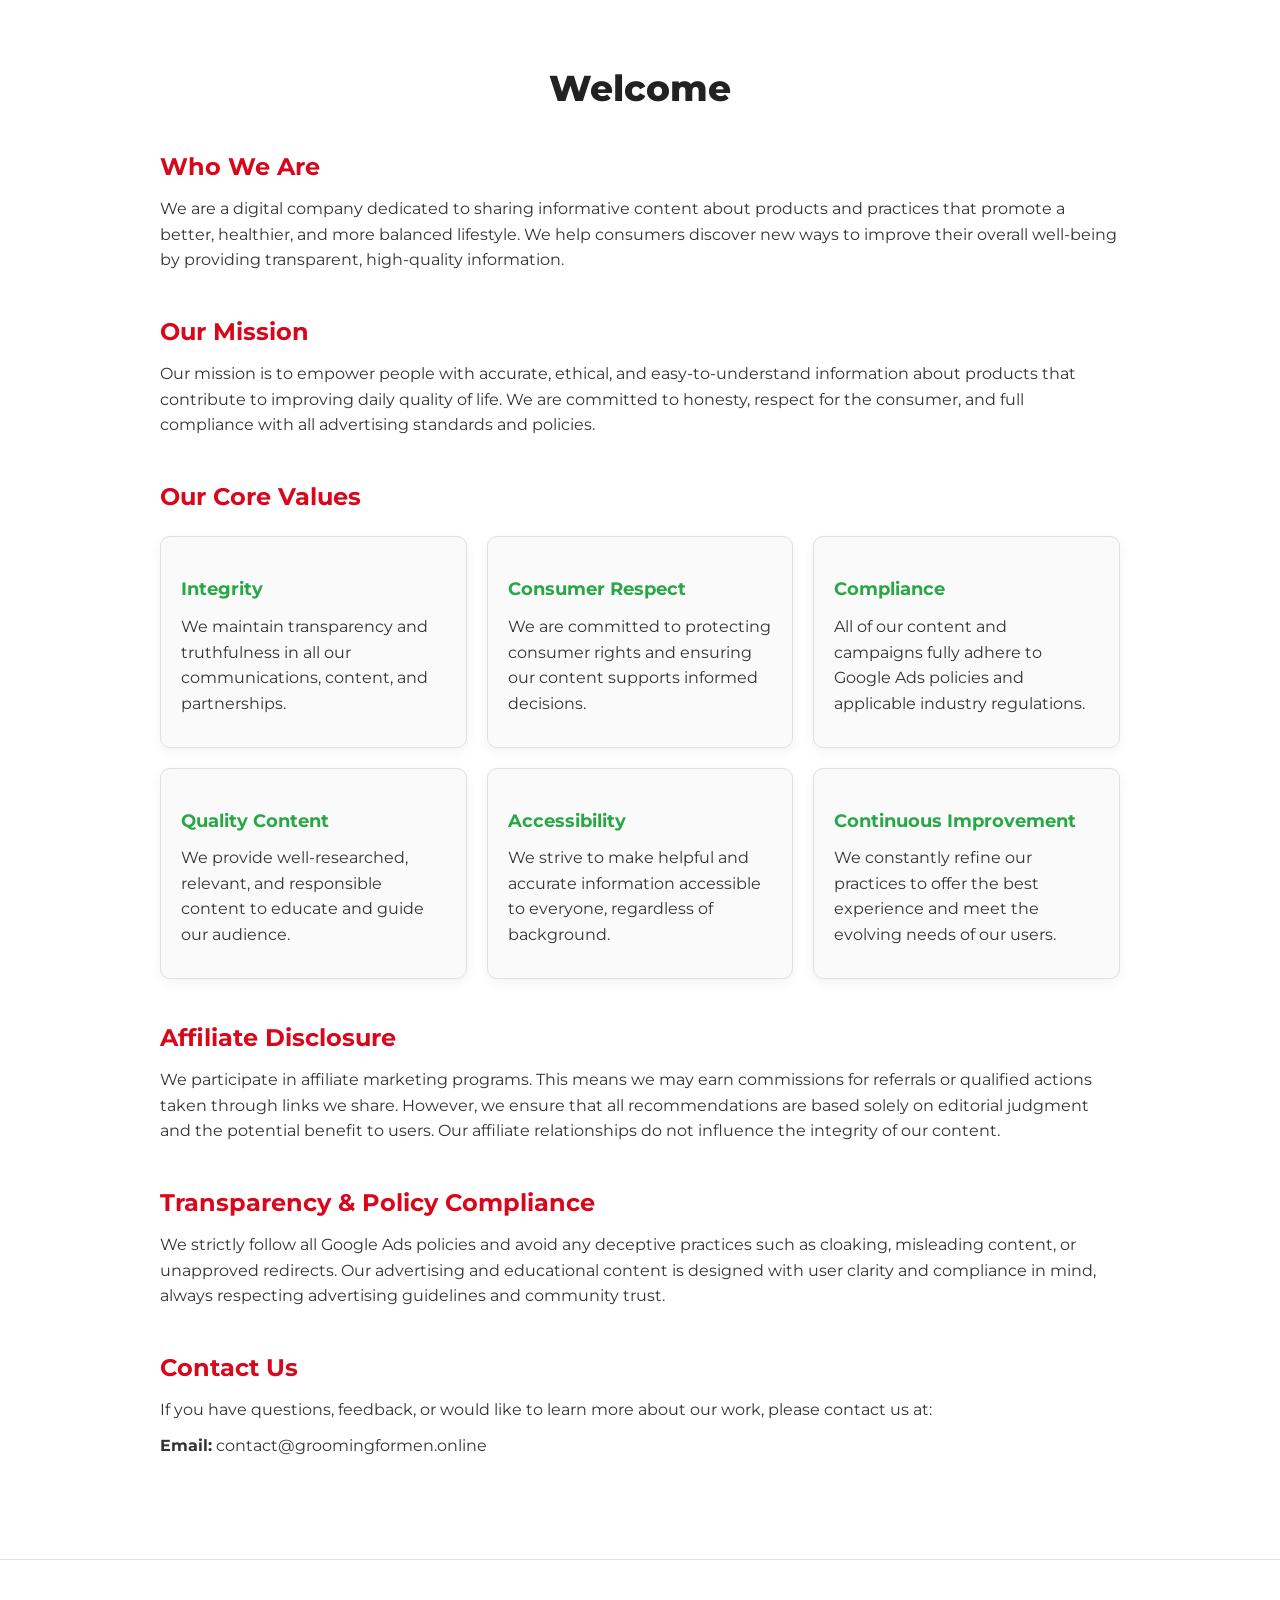
<file: index.html>
<!DOCTYPE html>
<html lang="en">
<head>
  <meta charset="UTF-8" />
  <meta name="viewport" content="width=device-width, initial-scale=1.0" />
  <link href="https://fonts.googleapis.com/css2?family=Montserrat:wght@400;500;700;800&display=swap" rel="stylesheet" />
  <title>Welcome</title>
  <style>
    body {
      margin: 0;
      font-family: 'Montserrat', sans-serif;
      background-color: #ffffff;
      color: #333333;
      line-height: 1.6;
    }

    .container {
      max-width: 960px;
      margin: 40px auto;
      padding: 20px;
    }

    .headline {
      text-align: center;
      font-size: 36px;
      font-weight: 800;
      margin-bottom: 30px;
      color: #222222;
    }

    .section {
      margin-bottom: 40px;
    }

    .section h2 {
      color: #d8071c;
      font-size: 24px;
      margin-bottom: 10px;
    }

    .section p {
      font-size: 16px;
      margin: 10px 0;
    }

    .values-grid {
      display: grid;
      grid-template-columns: repeat(auto-fit, minmax(240px, 1fr));
      gap: 20px;
      margin-top: 20px;
    }

    .value-card {
      border: 1px solid #e0e0e0;
      padding: 20px;
      border-radius: 10px;
      background-color: #fafafa;
      box-shadow: 0 4px 12px rgba(0, 0, 0, 0.05);
    }

    .value-card h3 {
      color: #28a745;
      font-size: 18px;
      margin-bottom: 10px;
    }

    .footer {
      text-align: center;
      font-size: 13px;
      color: #777;
      padding: 30px 10px;
      border-top: 1px solid #e0e0e0;
    }

    @media (max-width: 768px) {
      .headline {
        font-size: 28px;
      }

      .section h2 {
        font-size: 20px;
      }
    }
  </style>
</head>
<body>
  <div class="container">
    <div class="headline">Welcome</div>

    <div class="section">
      <h2>Who We Are</h2>
      <p>We are a digital company dedicated to sharing informative content about products and practices that promote a better, healthier, and more balanced lifestyle. We help consumers discover new ways to improve their overall well-being by providing transparent, high-quality information.</p>
    </div>

    <div class="section">
      <h2>Our Mission</h2>
      <p>Our mission is to empower people with accurate, ethical, and easy-to-understand information about products that contribute to improving daily quality of life. We are committed to honesty, respect for the consumer, and full compliance with all advertising standards and policies.</p>
    </div>

    <div class="section">
      <h2>Our Core Values</h2>
      <div class="values-grid">
        <div class="value-card">
          <h3>Integrity</h3>
          <p>We maintain transparency and truthfulness in all our communications, content, and partnerships.</p>
        </div>
        <div class="value-card">
          <h3>Consumer Respect</h3>
          <p>We are committed to protecting consumer rights and ensuring our content supports informed decisions.</p>
        </div>
        <div class="value-card">
          <h3>Compliance</h3>
          <p>All of our content and campaigns fully adhere to Google Ads policies and applicable industry regulations.</p>
        </div>
        <div class="value-card">
          <h3>Quality Content</h3>
          <p>We provide well-researched, relevant, and responsible content to educate and guide our audience.</p>
        </div>
        <div class="value-card">
          <h3>Accessibility</h3>
          <p>We strive to make helpful and accurate information accessible to everyone, regardless of background.</p>
        </div>
        <div class="value-card">
          <h3>Continuous Improvement</h3>
          <p>We constantly refine our practices to offer the best experience and meet the evolving needs of our users.</p>
        </div>
      </div>
    </div>

    <div class="section">
      <h2>Affiliate Disclosure</h2>
      <p>We participate in affiliate marketing programs. This means we may earn commissions for referrals or qualified actions taken through links we share. However, we ensure that all recommendations are based solely on editorial judgment and the potential benefit to users. Our affiliate relationships do not influence the integrity of our content.</p>
    </div>

    <div class="section">
      <h2>Transparency & Policy Compliance</h2>
      <p>We strictly follow all Google Ads policies and avoid any deceptive practices such as cloaking, misleading content, or unapproved redirects. Our advertising and educational content is designed with user clarity and compliance in mind, always respecting advertising guidelines and community trust.</p>
    </div>

    <div class="section">
      <h2>Contact Us</h2>
      <p>If you have questions, feedback, or would like to learn more about our work, please contact us at:</p>
      <p><strong>Email:</strong> contact@groomingformen.online</p>
    </div>
  </div>

  <div class="footer" style="font-size: 8px; color: #ffffff63;">
   Copyright 2025 by JENIFER GIOVANA SILVA OLIVEIRA 14418760652<br>
   Praca Zeferino de Carvalho 10 - Centro - SÃO JOÃO EVANGELISTA - MG <br>
   All rights reserved.
  </div>
</body>
</html>
</file>
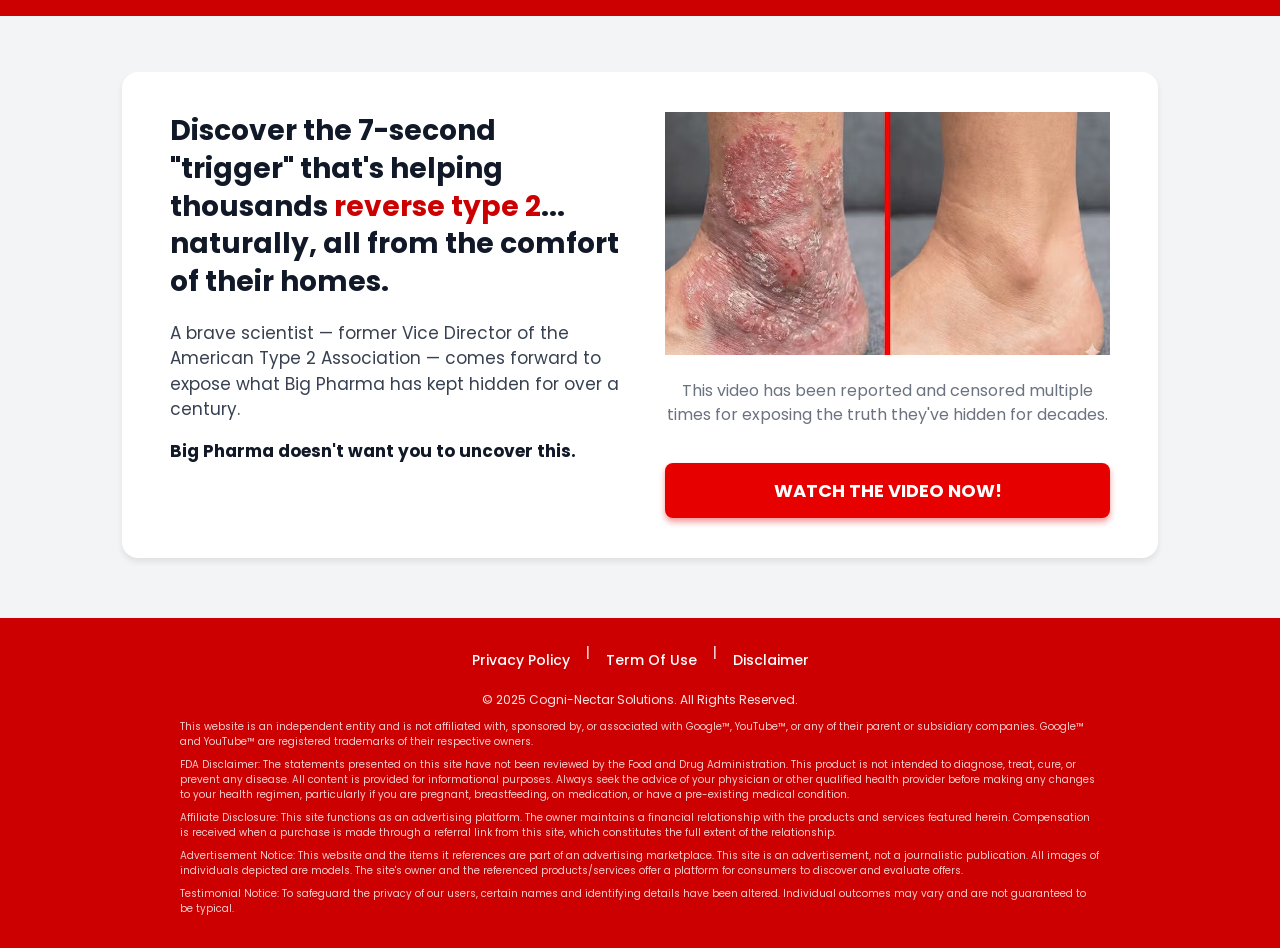
<file: gluco/lander-1/index.html>
<!DOCTYPE html>
<html lang="en">
<head>
  <meta charset="UTF-8">
  <meta name="viewport" content="width=device-width, initial-scale=1, viewport-fit=cover">
  <title>Lander 1 - Glucocontrol</title>
  <meta name="description" content="Discover the 7-second trigger helping thousands reverse type 2 naturally.">
  <link rel="preconnect" href="https://fonts.googleapis.com">
  <link rel="preconnect" href="https://fonts.gstatic.com" crossorigin>
  <link href="https://fonts.googleapis.com/css2?family=Poppins:wght@400;700&display=swap" rel="stylesheet">
  <style>
    *, *::before, *::after { box-sizing: border-box; }
    body {
      margin: 0;
      font-family: "Poppins", sans-serif;
      background: #f3f4f6;
      color: #000;
      line-height: 1.5;
      min-height: 100vh;
      display: flex;
      flex-direction: column;
    }
    a { color: inherit; text-decoration: none; }
    a:hover { text-decoration: underline; }

    .top-bar { height: 16px; background: #cc0000; }
    .main-wrap { flex: 1; width: 100%; max-width: 1100px; margin: 0 auto; padding: 24px 16px 40px; }
    .card { background: #fff; border-radius: 16px; padding: 32px 24px; box-shadow: 0 4px 6px rgba(0,0,0,0.08); }

    .headline { font-size: 28px; line-height: 1.35; font-weight: 700; color: #111827; margin: 0 0 20px; }
    .headline .red { color: #cc0000; }
    .subtext { font-size: 17px; line-height: 1.5; color: #374151; margin: 0 0 16px; }
    .pharma { font-size: 17px; line-height: 1.5; font-weight: 700; color: #111827; margin: 0 0 12px; }
    .video-note { font-size: 16px; line-height: 1.5; color: #6b7280; margin: 24px 0 16px; text-align: center; }

    .cta-wrap { margin-top: 20px; width: 100%; }
    .cta {
      display: block;
      width: 100%;
      background: #e60000;
      color: #fff;
      font-size: 18px;
      font-weight: 700;
      padding: 14px 28px;
      min-height: 48px;
      border-radius: 8px;
      box-shadow: 0 4px 6px rgba(230,0,0,0.4);
      transition: opacity 0.2s;
      text-align: center;
    }
    .cta:hover { opacity: 0.9; text-decoration: none; }

    .thumb-wrap { overflow: hidden; max-width: 445px; width: 100%; }
    .thumb-link { display: block; }
    .thumb-link img { display: block; width: 100%; height: auto; aspect-ratio: 445/243; object-fit: cover; }
    .thumb-link:focus-visible { outline: 2px solid #cc0000; outline-offset: 2px; }

    .card-right { display: flex; flex-direction: column; align-items: center; }

    .footer {
      background: #cc0000;
      color: rgba(255,255,255,0.9);
      padding: 24px 20px;
      padding-bottom: max(24px, env(safe-area-inset-bottom));
    }
    .footer-links { display: flex; flex-wrap: wrap; justify-content: center; gap: 4px 8px; font-size: 14px; font-weight: 500; margin-bottom: 12px; }
    .footer-links a { color: #fff; padding: 8px; }
    .footer-links .sep { color: rgba(255,255,255,0.8); }
    .copyright { font-size: 12px; text-align: center; margin-bottom: 10px; }
    .disclaimers { font-size: 10px; line-height: 1.5; color: rgba(255,255,255,0.8); max-width: 920px; margin: 0 auto; }
    .disclaimers p { margin: 0 0 8px; }

    @media (min-width: 960px) {
      .main-wrap { padding: 56px 32px 60px; }
      .card { display: flex; align-items: flex-start; gap: 40px; padding: 40px 48px; }
      .card-left { flex: 1; min-width: 0; }
      .card-right { flex: 0 0 auto; max-width: 445px; }
    }

    @media (max-width: 959px) {
      .main-wrap { padding: 12px 8px 24px; }
      .card { padding: 20px 12px; border-radius: 12px; }
      .headline { font-size: 20px; text-align: center; margin-bottom: 14px; }
      .subtext { margin-bottom: 12px; }
      .pharma { margin-bottom: 10px; }
      .subtext, .pharma { text-align: center; }
      .video-note { margin-top: 20px; margin-bottom: 12px; font-size: 16px; line-height: 1.5; }
      .cta-wrap { margin-top: 16px; }
      .card-right { margin-top: 20px; }
      .thumb-wrap { margin: 0 auto; }
    }
  </style>
  <script>
	window.googlePixelId = "698a98f81c8365b46251e133";
	var a = document.createElement("script");
	a.setAttribute("async", "");
	a.setAttribute("defer", "");
	a.setAttribute("src", "https://cdn.utmify.com.br/scripts/pixel/pixel-google.js");
	document.head.appendChild(a);
  </script>
  <!-- Google tag (gtag.js) -->
<script async src="https://www.googletagmanager.com/gtag/js?id=G-BSCPE4E0C7"></script>
<script>
  window.dataLayer = window.dataLayer || [];
  function gtag(){dataLayer.push(arguments);}
  gtag('js', new Date());

  gtag('config', 'G-BSCPE4E0C7');
</script>
</head>
<body>
  <div class="top-bar"></div>
  <main class="main-wrap">
      <div class="card">
        <div class="card-left">
          <h1 class="headline">
            Discover the 7-second "trigger" that's helping thousands <span class="red">reverse type 2</span>... naturally, all from the comfort of their homes.
          </h1>
          <p class="subtext">
            A brave scientist — former Vice Director of the American Type 2 Association — comes forward to expose what Big Pharma has kept hidden for over a century.
          </p>
          <p class="pharma">Big Pharma doesn't want you to uncover this.</p>
        </div>
        <div class="card-right">
          <div class="thumb-wrap">
            <a href="https://glucocontrolforhealth.online/glc-pv-cart-aff-fr176/?afid=o7AJBo4gO2" class="thumb-link" title="Watch video" target="_top">
              <img src="thumb.webp" alt="Watch the video" width="445" height="243" loading="lazy">
            </a>
          </div>
          <p class="video-note">
            This video has been reported and censored multiple times for exposing the truth they've hidden for decades.
          </p>
          <div class="cta-wrap">
            <a href="https://glucocontrolforhealth.online/glc-pv-cart-aff-fr176/?afid=o7AJBo4gO2" class="cta" target="_top">WATCH THE VIDEO NOW!</a>
          </div>
        </div>
      </div>
  </main>
  <footer class="footer">
      <nav class="footer-links">
        <a href="privacy.html" target="_blank" rel="noopener">Privacy Policy</a>
        <span class="sep">|</span>
        <a href="terms.html" target="_blank" rel="noopener">Term Of Use</a>
        <span class="sep">|</span>
        <a href="disclaimer.html" target="_blank" rel="noopener">Disclaimer</a>
      </nav>
      <p class="copyright">© 2025 Cogni-Nectar Solutions. All Rights Reserved.</p>
      <div class="disclaimers">
        <p>This website is an independent entity and is not affiliated with, sponsored by, or associated with Google™, YouTube™, or any of their parent or subsidiary companies. Google™ and YouTube™ are registered trademarks of their respective owners.</p>
        <p>FDA Disclaimer: The statements presented on this site have not been reviewed by the Food and Drug Administration. This product is not intended to diagnose, treat, cure, or prevent any disease. All content is provided for informational purposes. Always seek the advice of your physician or other qualified health provider before making any changes to your health regimen, particularly if you are pregnant, breastfeeding, on medication, or have a pre-existing medical condition.</p>
        <p>Affiliate Disclosure: This site functions as an advertising platform. The owner maintains a financial relationship with the products and services featured herein. Compensation is received when a purchase is made through a referral link from this site, which constitutes the full extent of the relationship.</p>
        <p>Advertisement Notice: This website and the items it references are part of an advertising marketplace. This site is an advertisement, not a journalistic publication. All images of individuals depicted are models. The site's owner and the referenced products/services offer a platform for consumers to discover and evaluate offers.</p>
        <p>Testimonial Notice: To safeguard the privacy of our users, certain names and identifying details have been altered. Individual outcomes may vary and are not guaranteed to be typical.</p>
      </div>
  </footer>
</body>
</html>
</file>
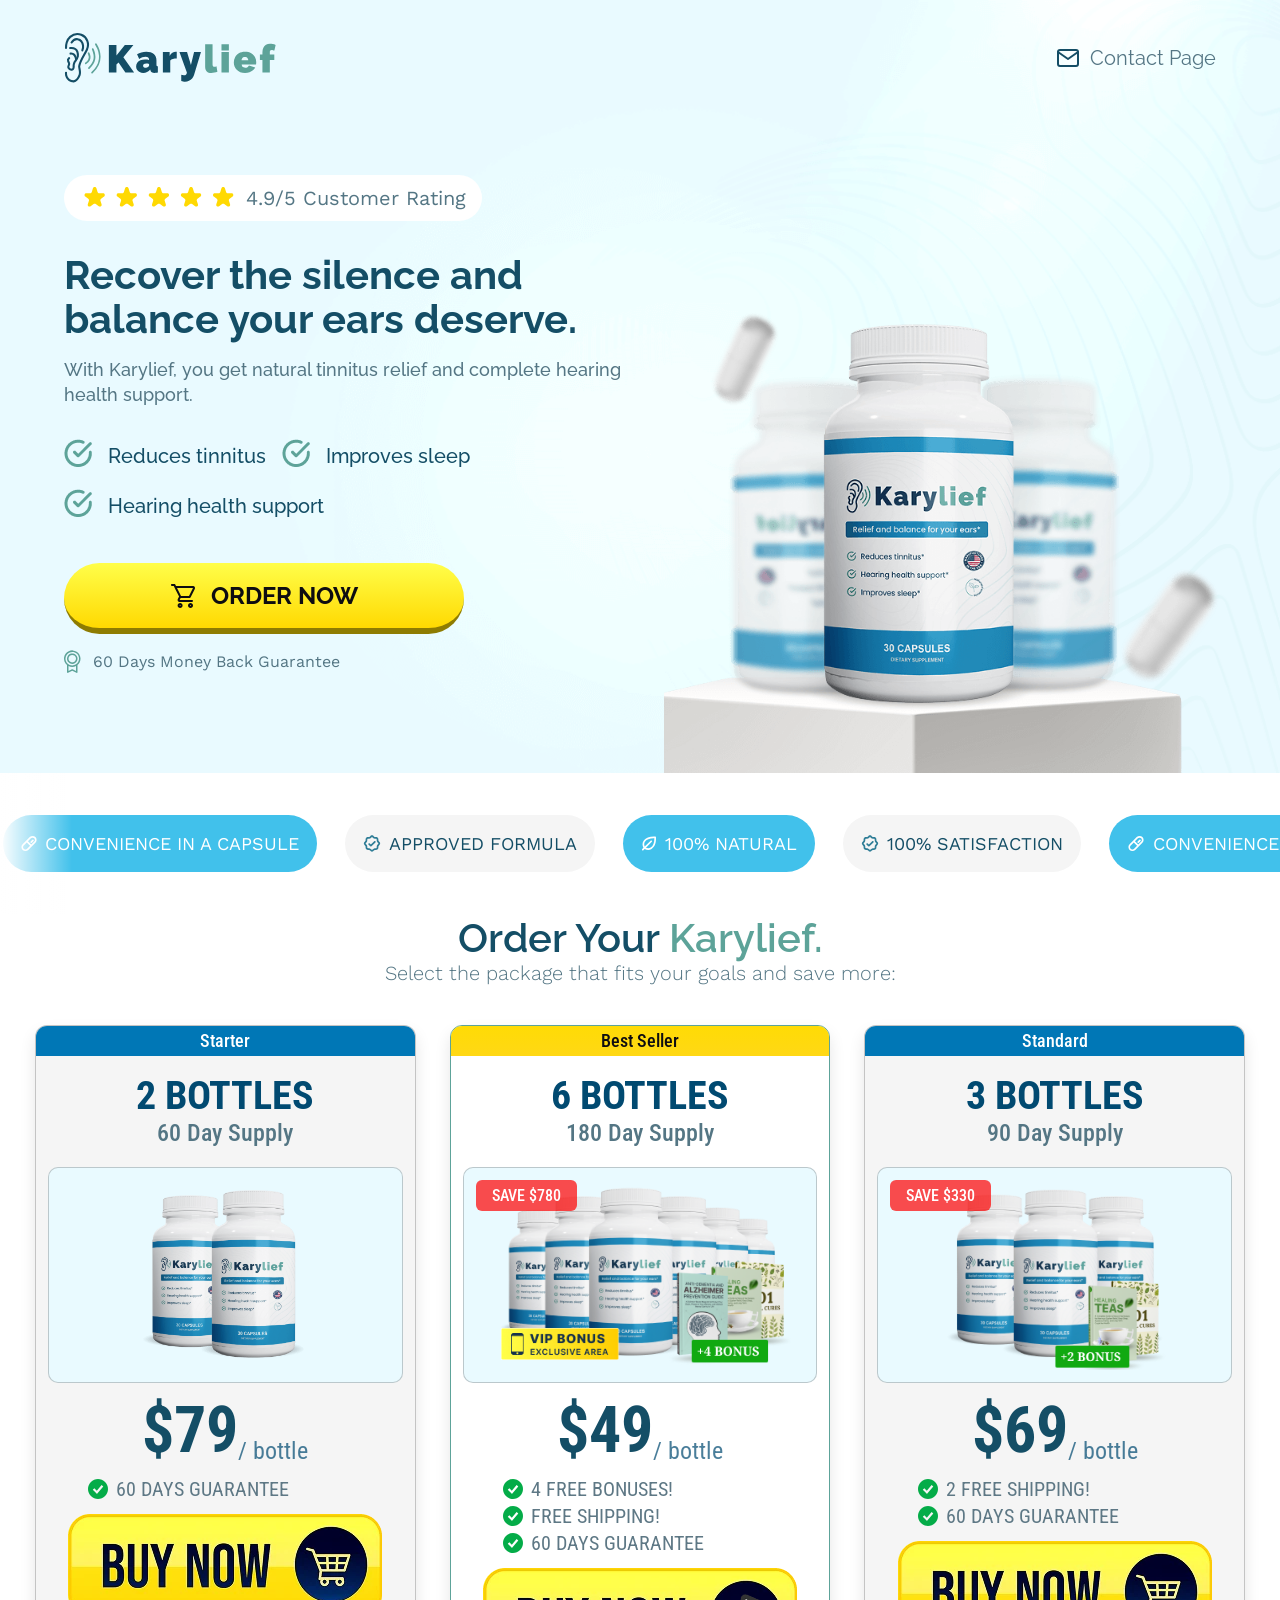
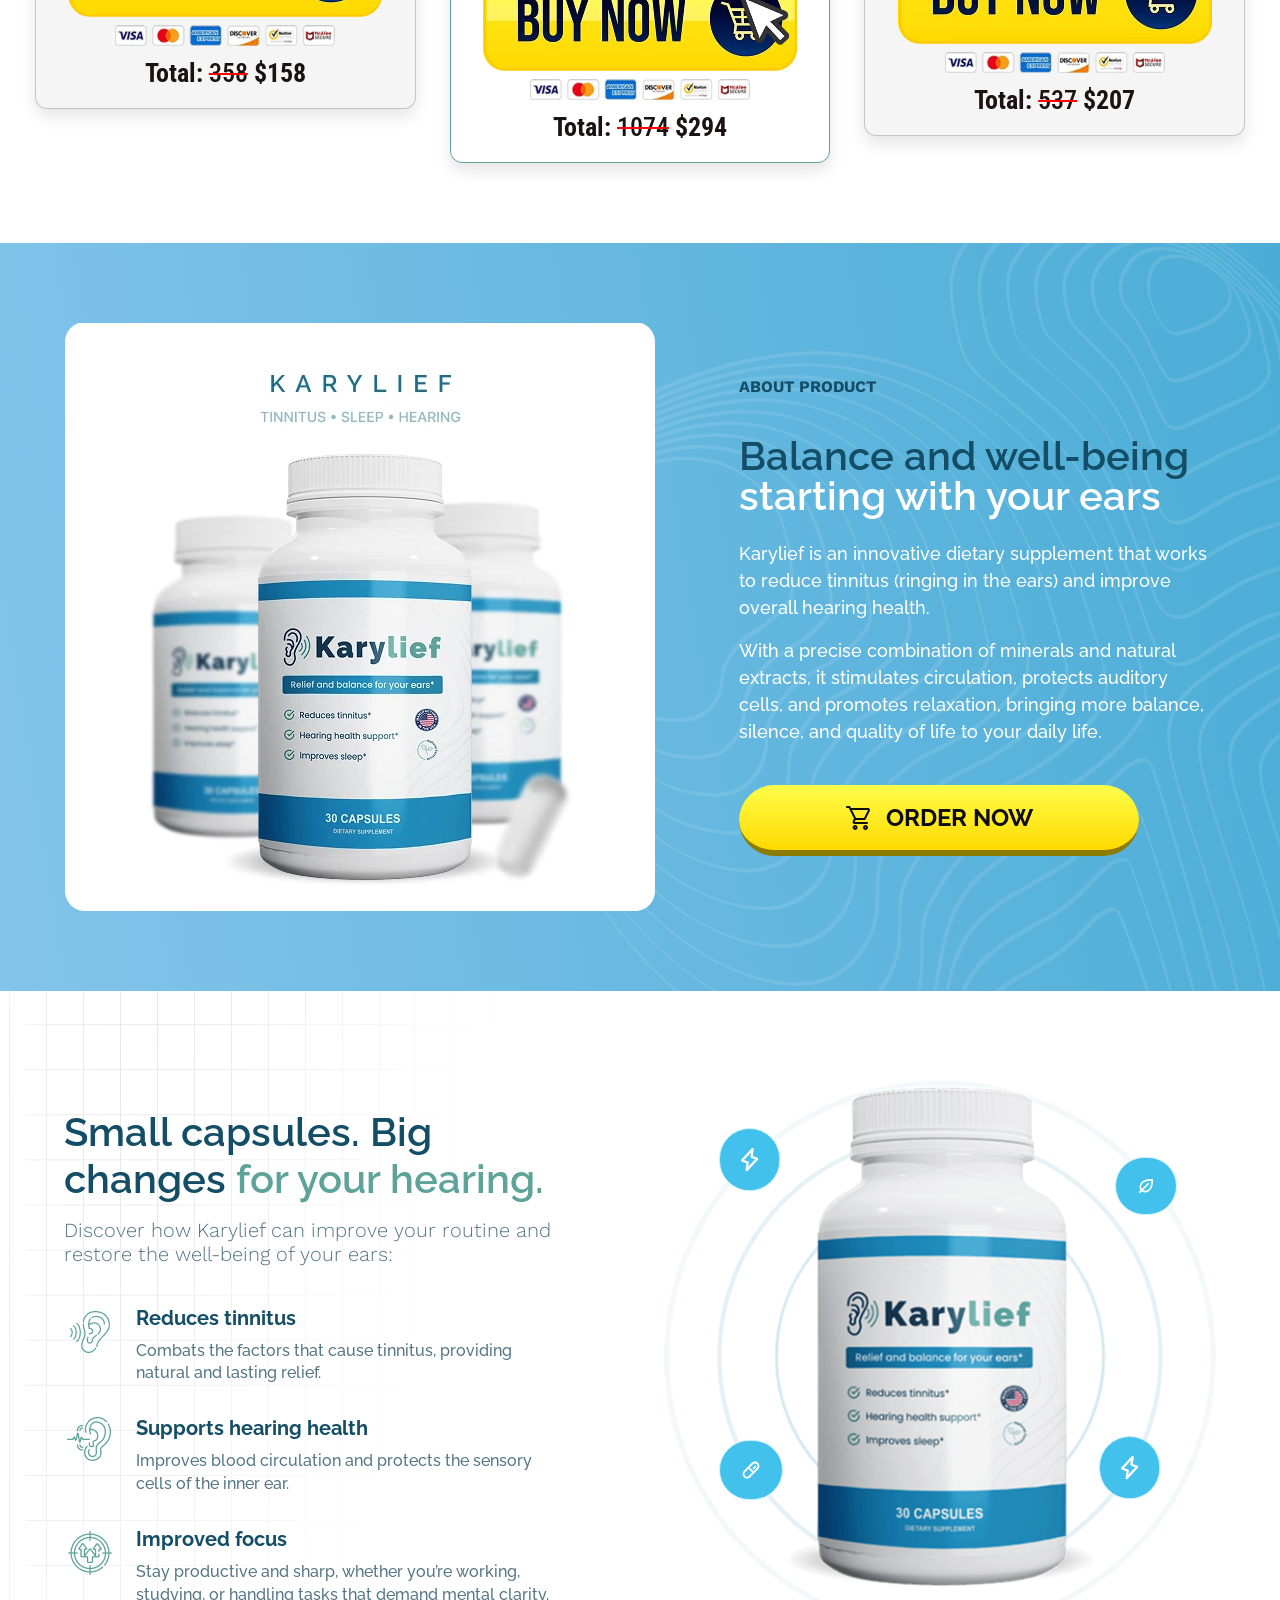
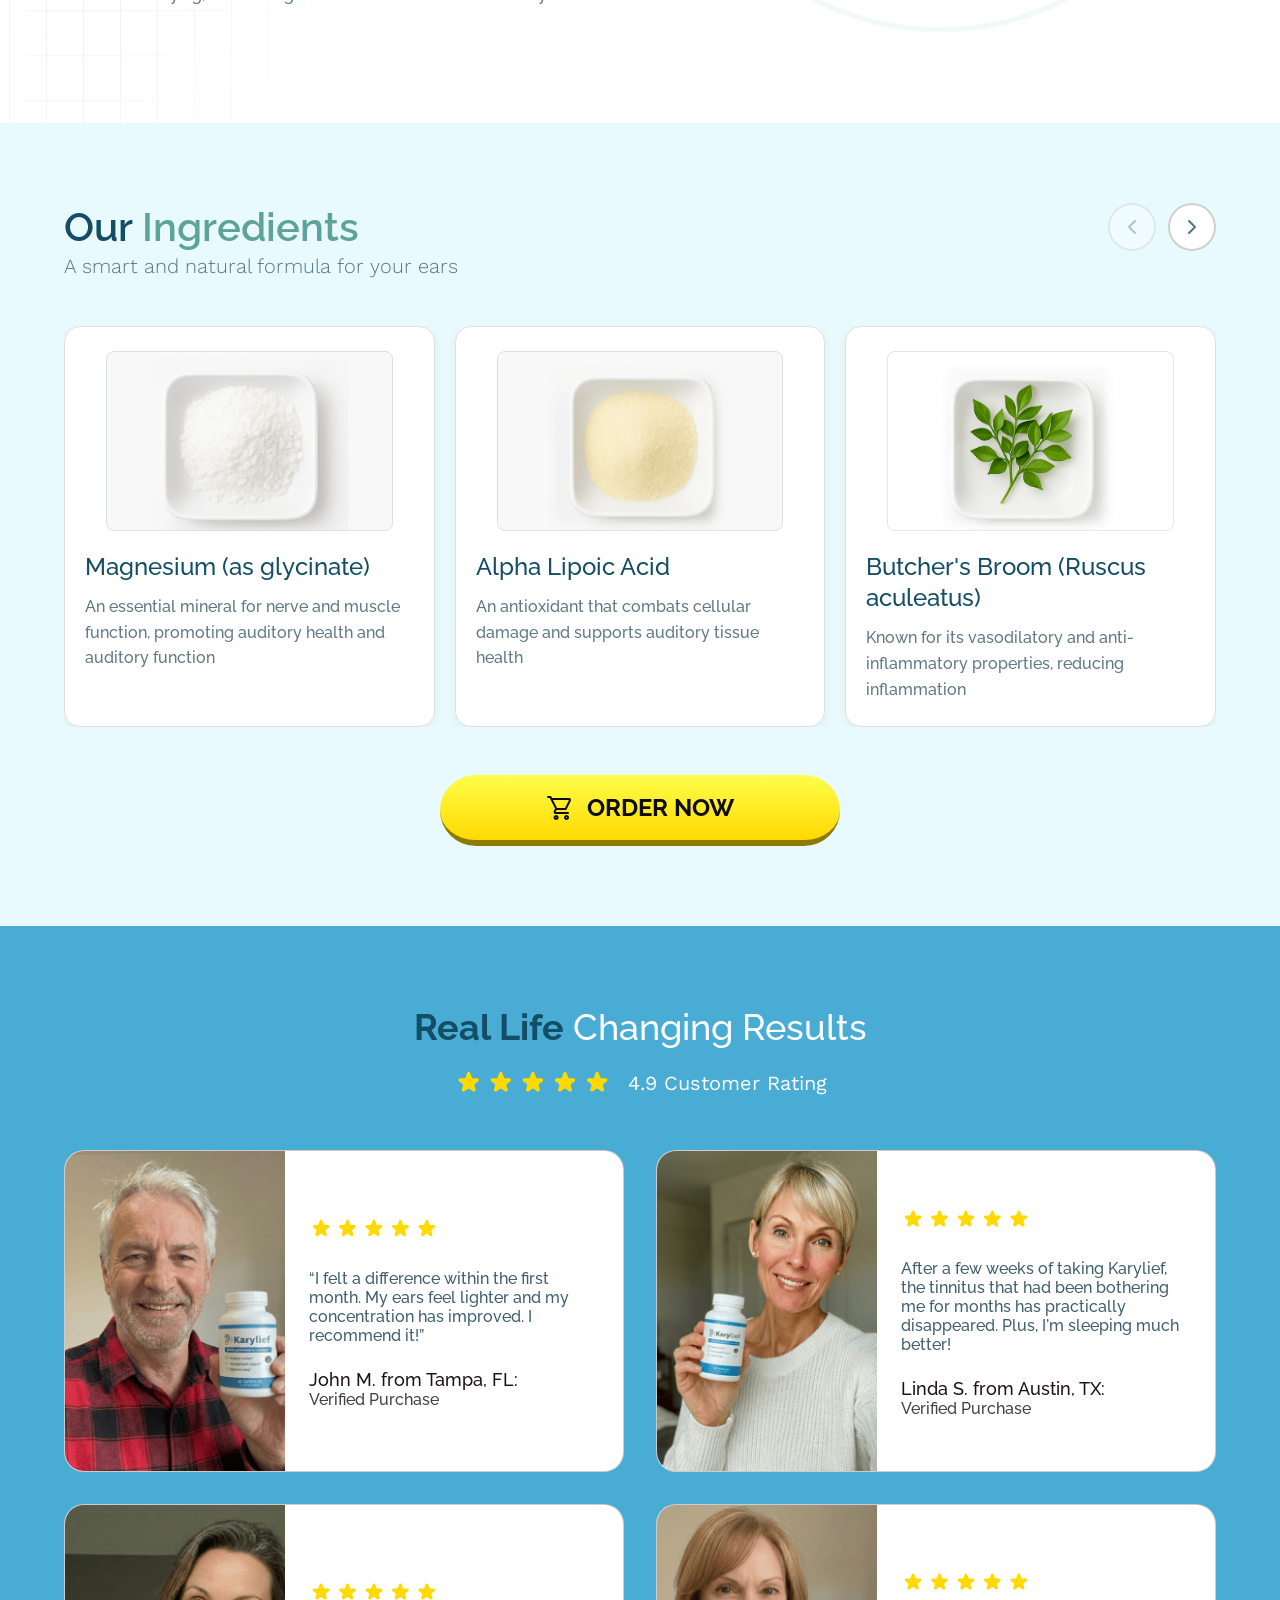
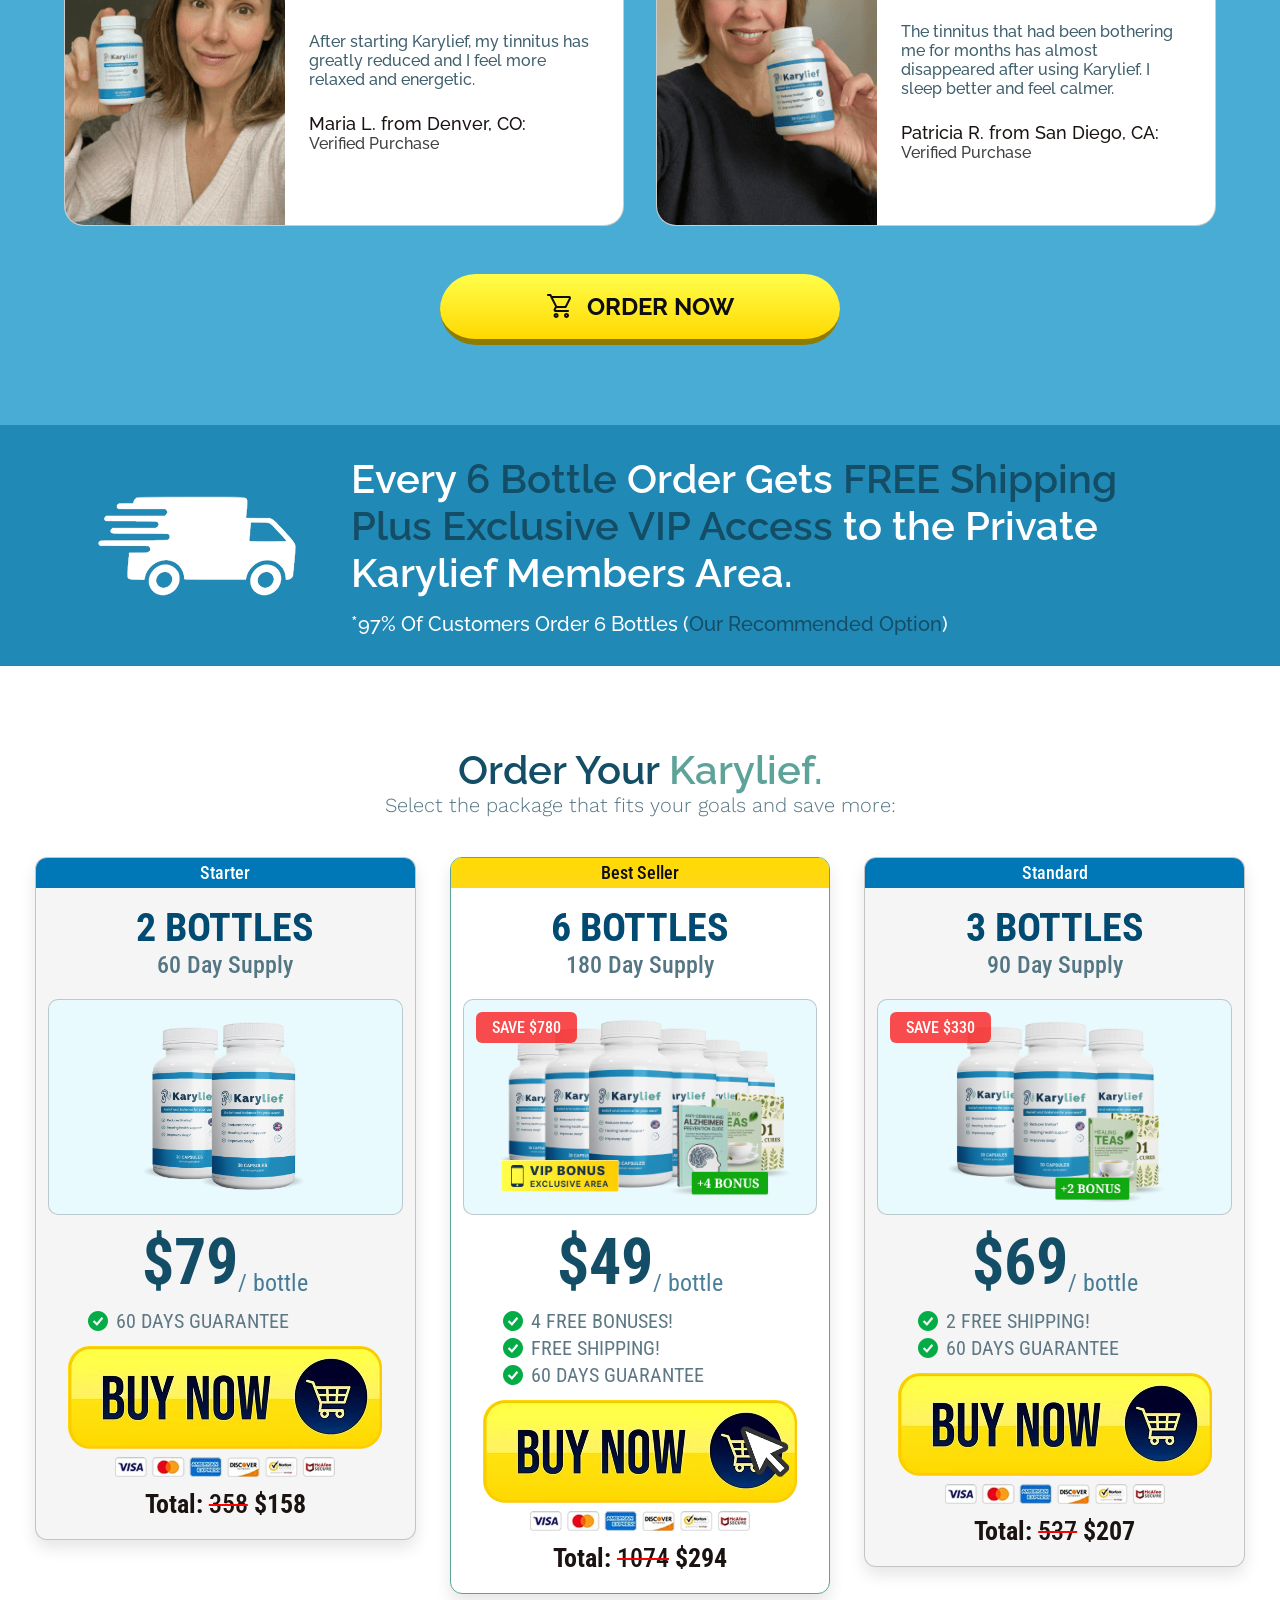
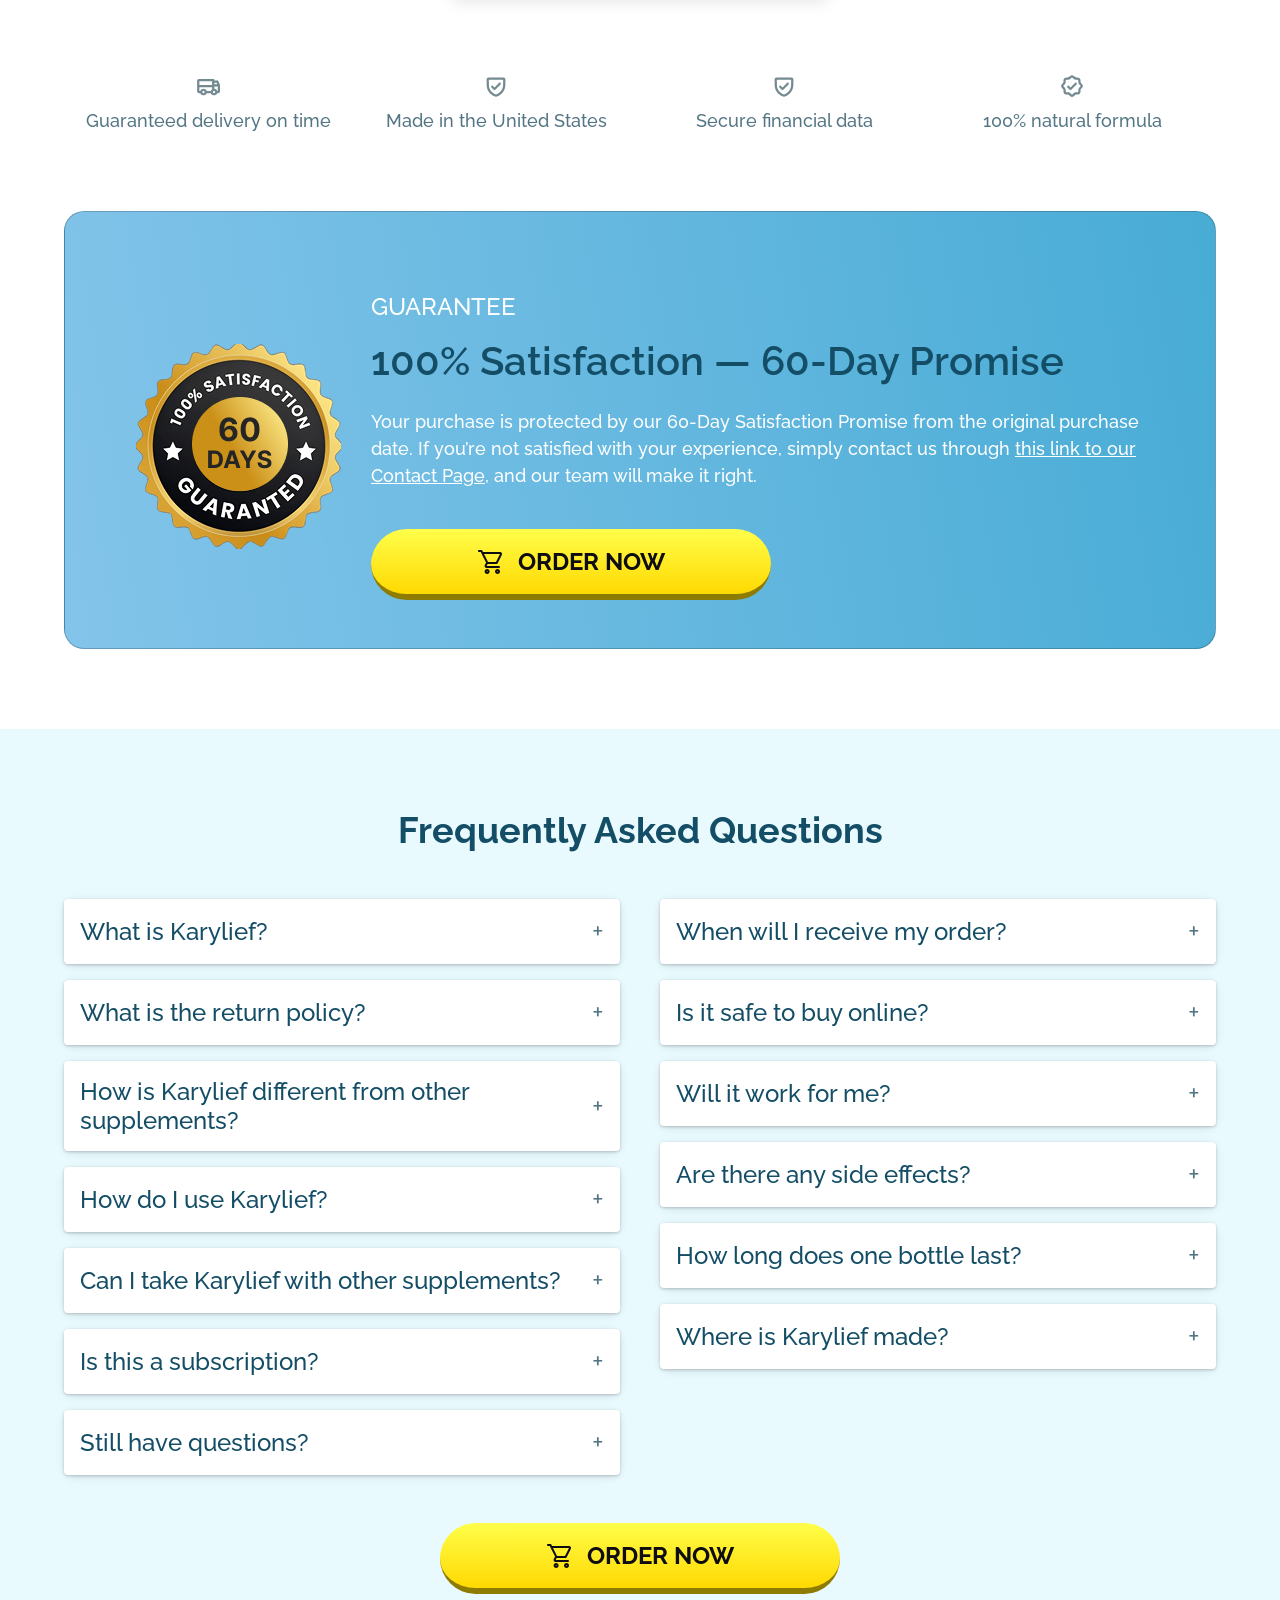
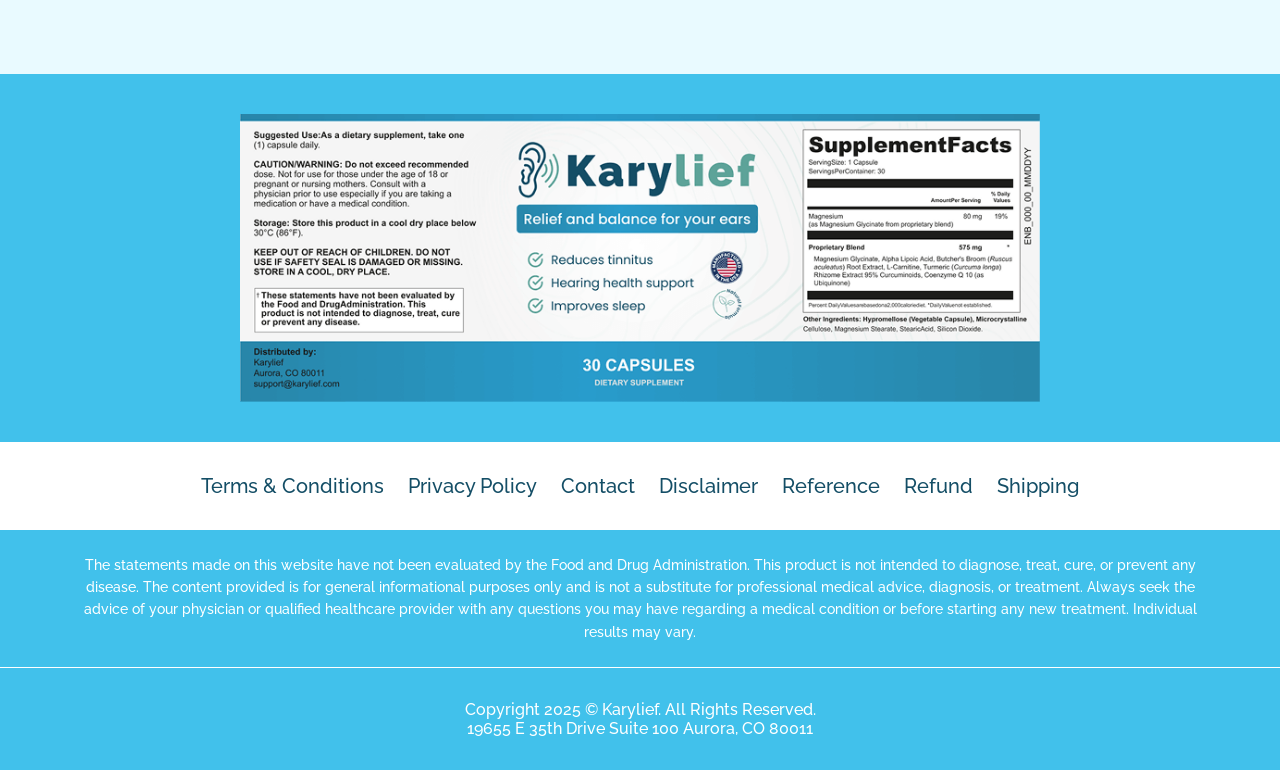
<file: kary/back/index.html>
<!DOCTYPE html>
<html lang="en">
	<meta http-equiv="content-type" content="text/html;charset=utf8" />
	<head>
		<meta charset="UTF-8" />
		<meta name="viewport" content="width=device-width, initial-scale=1.0" />
		<title>Karylief - Back</title>
		<link
			rel="apple-touch-icon"
			sizes="180x180"
			href="assets/img/android-chrome-192x192.png"
			/>
		<link
			rel="icon"
			type="image/png"
			sizes="32x32"
			href="assets/img/favicon-32x32.png"
			/>
		<link
			rel="icon"
			type="image/png"
			sizes="16x16"
			href="assets/img/favicon-16x16.png"
			/>
		<meta
			name="title"
			content="Recover the silence and balance your ears deserve."
			/>
		<meta
			name="description"
			content="Recover the silence and balance your ears deserve."
			/>
		<!-- Open Graph / Facebook -->
		<meta property="og:type" content="website" />
		<meta property="og:url" content="index.html" />
		<meta
			property="og:title"
			content="Recover the silence and balance your ears deserve."
			/>
		<meta
			property="og:description"
			content="Recover the silence and balance your ears deserve."
			/>
		<meta
			property="og:image"
			content="assets/img/product.png"
			/>
		<!-- Twitter -->
		<meta property="twitter:card" content="summary_large_image" />
		<meta property="twitter:url" content="index.html" />
		<meta
			property="twitter:title"
			content="Recover the silence and balance your ears deserve."
			/>
		<meta
			property="twitter:description"
			content="Recover the silence and balance your ears deserve."
			/>
		<meta
			property="twitter:image"
			content="assets/img/product.png"
			/>
		<link rel="preconnect" href="https://fonts.googleapis.com/" />
		<link rel="preconnect" href="https://fonts.gstatic.com/" crossorigin />
		<link
			href="https://fonts.googleapis.com/css2?family=Raleway:ital,wght@0,100..900;1,100..900&amp;family=Work+Sans:ital,wght@0,100..900;1,100..900&amp;display=swap"
			rel="stylesheet"
			/>
		<link rel="stylesheet" href="assets/css/style.css" />
		<script>
			window.googlePixelId = "69442f99e95dbc262ca5c823";
			var a = document.createElement("script");
			a.setAttribute("async", "");
			a.setAttribute("defer", "");
			a.setAttribute("src", "https://cdn.utmify.com.br/scripts/pixel/pixel-google.js");
			document.head.appendChild(a);
		</script>
		<script
			src="https://cdn.utmify.com.br/scripts/utms/latest.js"
			data-utmify-prevent-xcod-sck
			data-utmify-prevent-subids
			data-utmify-ignore-iframe
			data-utmify-is-cartpanda
			async
			defer
			></script>
		<!-- Google tag (gtag.js) -->
		<script async src="https://www.googletagmanager.com/gtag/js?id=G-CM9JYLBCSZ"></script>
		<script>
			window.dataLayer = window.dataLayer || [];
			function gtag(){dataLayer.push(arguments);}
			gtag('js', new Date());		
			gtag('config', 'G-CM9JYLBCSZ');
		</script>
		<script type="text/javascript">
		    (function(c,l,a,r,i,t,y){
		        c[a]=c[a]||function(){(c[a].q=c[a].q||[]).push(arguments)};
		        t=l.createElement(r);t.async=1;t.src="https://www.clarity.ms/tag/"+i;
		        y=l.getElementsByTagName(r)[0];y.parentNode.insertBefore(t,y);
		    })(window, document, "clarity", "script", "u1nrq2waby");
		</script>
	</head>
	<body>
		<canvas id="soundWaves"></canvas>
		<main>
			<div class="container">
				<header>
					<img src="assets/img/logo.svg" alt="Karylief" class="logo" />
					<a href="contact.html" class="email"
						><img src="assets/img/mail.svg" alt="Contact Page Link" />Contact
					Page</a
						>
				</header>
				<div class="content">
					<div class="area-conteudo">
						<div class="aval">
							<img src="assets/img/star.svg" alt="4.9/5 Customer Rating " />
							<span class="wk">4.9/5 Customer Rating </span>
						</div>
						<h1>Recover the silence and balance your ears deserve.</h1>
						<p>
							With Karylief, you get natural tinnitus relief and complete
							hearing health support.
						</p>
						<ul>
							<li>Reduces tinnitus</li>
							<li>Improves sleep</li>
							<li>Hearing health support</li>
						</ul>
						<a href="#kits" class="btn">Order Now</a>
						<span class="guarantee-text wk">
						<img src="assets/img/selogarantia.svg" alt="" />60 Days Money Back
						Guarantee</span
							>
					</div>
					<div class="area-image">
						<img src="assets/img/p1.png" alt="" class="pilula p1" />
						<img src="assets/img/p2.png" alt="" class="pilula p2" />
						<img src="assets/img/product.png" alt="Karylief" />
					</div>
				</div>
			</div>
		</main>
		<ul class="faixa">
			<li>
				<svg
					width="16"
					height="17"
					viewBox="0 0 16 17"
					fill="none"
					xmlns="http://www.w3.org/2000/svg"
					>
					<path
						d="M14.4167 2.08539C13.6614 1.33022 12.6371 0.905975 11.5691 0.905975C10.501 0.905975 9.47669 1.33022 8.72141 2.08539L1.58539 9.2214C0.830146 9.97665 0.405853 11.001 0.405853 12.0691C0.405853 13.1371 0.830146 14.1615 1.58539 14.9167C2.34064 15.672 3.36497 16.0963 4.43305 16.0963C5.50113 16.0963 6.52546 15.672 7.2807 14.9167L14.4167 7.77859C15.1704 7.02293 15.5936 5.99924 15.5936 4.93199C15.5936 3.86474 15.1704 2.84104 14.4167 2.08539ZM6.08609 13.7214C5.87241 13.9527 5.61421 14.1384 5.32699 14.2675C5.03977 14.3966 4.72945 14.4663 4.41462 14.4725C4.09979 14.4788 3.78695 14.4213 3.49485 14.3037C3.20276 14.1861 2.93743 14.0107 2.71477 13.788C2.49211 13.5654 2.31671 13.3 2.19908 13.008C2.08146 12.7159 2.02404 12.403 2.03026 12.0882C2.03649 11.7734 2.10623 11.463 2.2353 11.1758C2.36437 10.8886 2.55012 10.6304 2.78141 10.4167L5.75 7.44531L9.05469 10.75L6.08609 13.7214ZM13.2228 6.58539L10.25 9.55468L6.94531 6.25L9.91742 3.27859C10.3612 2.86855 10.9465 2.6462 11.5506 2.65815C12.1547 2.67009 12.7308 2.91539 13.1581 3.34265C13.5853 3.7699 13.8306 4.34595 13.8426 4.95006C13.8545 5.55418 13.6321 6.13947 13.2221 6.58328L13.2228 6.58539ZM12.5359 4.80929C12.6145 4.88768 12.6769 4.98082 12.7195 5.08338C12.7621 5.18594 12.784 5.2959 12.784 5.40695C12.784 5.518 12.7621 5.62796 12.7195 5.73051C12.6769 5.83307 12.6145 5.92622 12.5359 6.00461L10.8484 7.69211C10.7699 7.77059 10.6767 7.83285 10.5742 7.87532C10.4716 7.9178 10.3617 7.93966 10.2507 7.93966C10.1397 7.93966 10.0298 7.9178 9.92725 7.87532C9.82471 7.83285 9.73153 7.77059 9.65305 7.69211C9.57456 7.61362 9.5123 7.52044 9.46983 7.4179C9.42735 7.31535 9.40549 7.20544 9.40549 7.09445C9.40549 6.98345 9.42735 6.87355 9.46983 6.771C9.5123 6.66845 9.57456 6.57528 9.65305 6.49679L11.3405 4.80929C11.4189 4.73063 11.5121 4.66822 11.6146 4.62563C11.7172 4.58305 11.8272 4.56113 11.9382 4.56113C12.0493 4.56113 12.1592 4.58305 12.2618 4.62563C12.3643 4.66822 12.4575 4.73063 12.5359 4.80929Z"
						fill="white"
						/>
				</svg>
				CONVENIENCE IN A CAPSULE
			</li>
			<li>
				<svg
					width="18"
					height="17"
					viewBox="0 0 18 17"
					fill="none"
					xmlns="http://www.w3.org/2000/svg"
					>
					<path
						d="M16.084 6.53477C15.8365 6.27672 15.5813 6.01023 15.4976 5.80844C15.423 5.62844 15.4174 5.25789 15.4125 4.93164C15.402 4.22852 15.3886 3.35383 14.767 2.73297C14.1455 2.11211 13.2715 2.10016 12.5684 2.0875C12.2421 2.08258 11.8716 2.07695 11.6916 2.00242C11.4898 1.91875 11.2233 1.66352 10.9652 1.41602C10.4674 0.938594 9.84727 0.34375 9 0.34375C8.15273 0.34375 7.53258 0.938594 7.03477 1.41602C6.77672 1.66352 6.51023 1.91875 6.30844 2.00242C6.12844 2.07695 5.75789 2.08258 5.43164 2.0875C4.72852 2.10156 3.85383 2.11141 3.23438 2.73438C2.61492 3.35734 2.60156 4.22852 2.5875 4.93164C2.58258 5.25789 2.57695 5.62844 2.50242 5.80844C2.41875 6.01023 2.16352 6.27672 1.91602 6.53477C1.43859 7.03258 0.84375 7.65625 0.84375 8.5C0.84375 9.34375 1.43859 9.96742 1.91602 10.4688C2.16352 10.7268 2.41875 10.9933 2.50242 11.1951C2.57695 11.3751 2.58258 11.7456 2.5875 12.0719C2.59805 12.775 2.61141 13.6497 3.23297 14.2705C3.85453 14.8914 4.72852 14.9034 5.43164 14.916C5.75789 14.9209 6.12844 14.9266 6.30844 15.0011C6.51023 15.0848 6.77672 15.34 7.03477 15.5875C7.53258 16.0614 8.15625 16.6562 9 16.6562C9.84375 16.6562 10.4674 16.0614 10.9652 15.584C11.2233 15.3365 11.4898 15.0813 11.6916 14.9976C11.8716 14.923 12.2421 14.9174 12.5684 14.9125C13.2715 14.902 14.1462 14.8886 14.767 14.267C15.3879 13.6455 15.3998 12.7715 15.4125 12.0684C15.4174 11.7421 15.423 11.3716 15.4976 11.1916C15.5813 10.9898 15.8365 10.7233 16.084 10.4652C16.5614 9.96742 17.1562 9.34727 17.1562 8.5C17.1562 7.65273 16.5614 7.03258 16.084 6.53477ZM14.8662 9.29734C14.5273 9.64891 14.1434 10.0511 13.9388 10.5461C13.7405 11.0242 13.7327 11.5417 13.7278 12.043C13.7222 12.4199 13.7145 12.9367 13.5766 13.0738C13.4388 13.2109 12.9227 13.2194 12.5459 13.225C12.0445 13.2327 11.527 13.2405 11.0489 13.4359C10.5567 13.6405 10.1538 14.0245 9.80016 14.3634C9.54703 14.6059 9.16875 14.9688 9 14.9688C8.83125 14.9688 8.45297 14.6059 8.20266 14.3662C7.85109 14.0273 7.44891 13.6434 6.95391 13.4388C6.47578 13.2405 5.95828 13.2327 5.45695 13.2278C5.08008 13.2222 4.56328 13.2145 4.42617 13.0766C4.28906 12.9388 4.28062 12.4227 4.275 12.0459C4.26727 11.5445 4.25953 11.027 4.06406 10.5489C3.85945 10.0567 3.47555 9.65383 3.13664 9.30016C2.89406 9.04703 2.53125 8.66875 2.53125 8.5C2.53125 8.33125 2.89406 7.95297 3.13383 7.70266C3.47273 7.35109 3.85664 6.94891 4.06125 6.45391C4.25953 5.97578 4.26727 5.45828 4.27219 4.95695C4.28062 4.58008 4.28906 4.06328 4.42969 3.92969C4.57031 3.79609 5.08359 3.78414 5.46047 3.77852C5.9618 3.77078 6.4793 3.76305 6.95742 3.56758C7.44961 3.36297 7.8525 2.97906 8.20617 2.64016C8.45297 2.39406 8.83125 2.03125 9 2.03125C9.16875 2.03125 9.54703 2.39406 9.79734 2.63383C10.1489 2.97273 10.5511 3.35664 11.0461 3.56125C11.5242 3.75953 12.0417 3.76727 12.543 3.77219C12.9199 3.77781 13.4367 3.78555 13.5738 3.92336C13.7109 4.06117 13.7194 4.57727 13.725 4.95414C13.7327 5.45547 13.7405 5.97297 13.9359 6.45109C14.1405 6.94328 14.5245 7.34617 14.8634 7.69984C15.1031 7.95016 15.4659 8.32844 15.4659 8.49719C15.4659 8.66594 15.1059 9.04703 14.8662 9.29734ZM12.4095 6.21555C12.4881 6.29393 12.5505 6.38708 12.5931 6.48964C12.6357 6.5922 12.6576 6.70215 12.6576 6.8132C12.6576 6.92425 12.6357 7.03421 12.5931 7.13677C12.5505 7.23933 12.4881 7.33247 12.4095 7.41086L8.47195 11.3484C8.39357 11.427 8.30042 11.4894 8.19786 11.532C8.0953 11.5746 7.98535 11.5965 7.8743 11.5965C7.76325 11.5965 7.65329 11.5746 7.55073 11.532C7.44817 11.4894 7.35503 11.427 7.27664 11.3484L5.58914 9.66086C5.51065 9.58237 5.4484 9.4892 5.40592 9.38665C5.36345 9.28411 5.34158 9.1742 5.34158 9.0632C5.34158 8.95221 5.36345 8.8423 5.40592 8.73975C5.4484 8.63721 5.51065 8.54403 5.58914 8.46555C5.66763 8.38706 5.7608 8.3248 5.86335 8.28233C5.96589 8.23985 6.0758 8.21799 6.1868 8.21799C6.29779 8.21799 6.4077 8.23985 6.51025 8.28233C6.61279 8.3248 6.70597 8.38706 6.78445 8.46555L7.875 9.55469L11.2155 6.21344C11.294 6.13513 11.3872 6.07306 11.4897 6.03078C11.5922 5.9885 11.7021 5.96684 11.8129 5.96703C11.9238 5.96723 12.0336 5.98928 12.1359 6.03192C12.2383 6.07456 12.3312 6.13696 12.4095 6.21555Z"
						fill="#2F7D96"
						/>
				</svg>
				Approved formula
			</li>
			<li>
				<svg
					width="16"
					height="15"
					viewBox="0 0 16 15"
					fill="none"
					xmlns="http://www.w3.org/2000/svg"
					>
					<path
						d="M14.9905 1.30267C14.9784 1.09625 14.891 0.901443 14.7448 0.755235C14.5986 0.609027 14.4038 0.521596 14.1974 0.509541C11.413 0.345713 8.95276 0.674073 6.88487 1.48478C4.90628 2.26032 3.3812 3.46267 2.47276 4.96173C1.23386 7.00853 1.23104 9.49337 2.44112 11.8657L1.21557 13.0913C1.13709 13.1697 1.07483 13.2629 1.03236 13.3655C0.98988 13.468 0.968018 13.5779 0.968018 13.6889C0.968018 13.7999 0.98988 13.9098 1.03236 14.0124C1.07483 14.1149 1.13709 14.2081 1.21557 14.2866C1.37408 14.4451 1.58907 14.5341 1.81323 14.5341C1.92423 14.5341 2.03413 14.5123 2.13668 14.4698C2.23923 14.4273 2.3324 14.3651 2.41089 14.2866L3.63643 13.061C4.81347 13.6615 6.01862 13.9645 7.1837 13.9645C8.36742 13.9682 9.52912 13.6446 10.5404 13.0294C12.0395 12.1209 13.2418 10.5952 14.0174 8.61728C14.826 6.54798 15.1543 4.08704 14.9905 1.30267ZM9.66362 11.5838C8.25104 12.4395 6.59378 12.5042 4.90206 11.7891L10.8463 5.84485C10.9248 5.76637 10.987 5.67319 11.0295 5.57065C11.072 5.4681 11.0938 5.35819 11.0938 5.2472C11.0938 5.1362 11.072 5.02629 11.0295 4.92375C10.987 4.8212 10.9248 4.72803 10.8463 4.64954C10.7678 4.57106 10.6746 4.5088 10.5721 4.46632C10.4695 4.42385 10.3596 4.40198 10.2486 4.40198C10.1376 4.40198 10.0277 4.42385 9.92517 4.46632C9.82263 4.5088 9.72945 4.57106 9.65097 4.64954L3.71097 10.598C2.998 8.91048 3.06268 7.24899 3.9219 5.83642C5.39214 3.40853 8.88175 2.05923 13.3438 2.16259C13.4408 6.62321 12.0915 10.1135 9.66362 11.5838Z"
						fill="white"
						/>
				</svg>
				100% NATURAL
			</li>
			<li>
				<svg
					width="18"
					height="17"
					viewBox="0 0 18 17"
					fill="none"
					xmlns="http://www.w3.org/2000/svg"
					>
					<path
						d="M16.084 6.53477C15.8365 6.27672 15.5813 6.01023 15.4976 5.80844C15.423 5.62844 15.4174 5.25789 15.4125 4.93164C15.402 4.22852 15.3886 3.35383 14.767 2.73297C14.1455 2.11211 13.2715 2.10016 12.5684 2.0875C12.2421 2.08258 11.8716 2.07695 11.6916 2.00242C11.4898 1.91875 11.2233 1.66352 10.9652 1.41602C10.4674 0.938594 9.84727 0.34375 9 0.34375C8.15273 0.34375 7.53258 0.938594 7.03477 1.41602C6.77672 1.66352 6.51023 1.91875 6.30844 2.00242C6.12844 2.07695 5.75789 2.08258 5.43164 2.0875C4.72852 2.10156 3.85383 2.11141 3.23438 2.73438C2.61492 3.35734 2.60156 4.22852 2.5875 4.93164C2.58258 5.25789 2.57695 5.62844 2.50242 5.80844C2.41875 6.01023 2.16352 6.27672 1.91602 6.53477C1.43859 7.03258 0.84375 7.65625 0.84375 8.5C0.84375 9.34375 1.43859 9.96742 1.91602 10.4688C2.16352 10.7268 2.41875 10.9933 2.50242 11.1951C2.57695 11.3751 2.58258 11.7456 2.5875 12.0719C2.59805 12.775 2.61141 13.6497 3.23297 14.2705C3.85453 14.8914 4.72852 14.9034 5.43164 14.916C5.75789 14.9209 6.12844 14.9266 6.30844 15.0011C6.51023 15.0848 6.77672 15.34 7.03477 15.5875C7.53258 16.0614 8.15625 16.6562 9 16.6562C9.84375 16.6562 10.4674 16.0614 10.9652 15.584C11.2233 15.3365 11.4898 15.0813 11.6916 14.9976C11.8716 14.923 12.2421 14.9174 12.5684 14.9125C13.2715 14.902 14.1462 14.8886 14.767 14.267C15.3879 13.6455 15.3998 12.7715 15.4125 12.0684C15.4174 11.7421 15.423 11.3716 15.4976 11.1916C15.5813 10.9898 15.8365 10.7233 16.084 10.4652C16.5614 9.96742 17.1562 9.34727 17.1562 8.5C17.1562 7.65273 16.5614 7.03258 16.084 6.53477ZM14.8662 9.29734C14.5273 9.64891 14.1434 10.0511 13.9388 10.5461C13.7405 11.0242 13.7327 11.5417 13.7278 12.043C13.7222 12.4199 13.7145 12.9367 13.5766 13.0738C13.4388 13.2109 12.9227 13.2194 12.5459 13.225C12.0445 13.2327 11.527 13.2405 11.0489 13.4359C10.5567 13.6405 10.1538 14.0245 9.80016 14.3634C9.54703 14.6059 9.16875 14.9688 9 14.9688C8.83125 14.9688 8.45297 14.6059 8.20266 14.3662C7.85109 14.0273 7.44891 13.6434 6.95391 13.4388C6.47578 13.2405 5.95828 13.2327 5.45695 13.2278C5.08008 13.2222 4.56328 13.2145 4.42617 13.0766C4.28906 12.9388 4.28062 12.4227 4.275 12.0459C4.26727 11.5445 4.25953 11.027 4.06406 10.5489C3.85945 10.0567 3.47555 9.65383 3.13664 9.30016C2.89406 9.04703 2.53125 8.66875 2.53125 8.5C2.53125 8.33125 2.89406 7.95297 3.13383 7.70266C3.47273 7.35109 3.85664 6.94891 4.06125 6.45391C4.25953 5.97578 4.26727 5.45828 4.27219 4.95695C4.28062 4.58008 4.28906 4.06328 4.42969 3.92969C4.57031 3.79609 5.08359 3.78414 5.46047 3.77852C5.9618 3.77078 6.4793 3.76305 6.95742 3.56758C7.44961 3.36297 7.8525 2.97906 8.20617 2.64016C8.45297 2.39406 8.83125 2.03125 9 2.03125C9.16875 2.03125 9.54703 2.39406 9.79734 2.63383C10.1489 2.97273 10.5511 3.35664 11.0461 3.56125C11.5242 3.75953 12.0417 3.76727 12.543 3.77219C12.9199 3.77781 13.4367 3.78555 13.5738 3.92336C13.7109 4.06117 13.7194 4.57727 13.725 4.95414C13.7327 5.45547 13.7405 5.97297 13.9359 6.45109C14.1405 6.94328 14.5245 7.34617 14.8634 7.69984C15.1031 7.95016 15.4659 8.32844 15.4659 8.49719C15.4659 8.66594 15.1059 9.04703 14.8662 9.29734ZM12.4095 6.21555C12.4881 6.29393 12.5505 6.38708 12.5931 6.48964C12.6357 6.5922 12.6576 6.70215 12.6576 6.8132C12.6576 6.92425 12.6357 7.03421 12.5931 7.13677C12.5505 7.23933 12.4881 7.33247 12.4095 7.41086L8.47195 11.3484C8.39357 11.427 8.30042 11.4894 8.19786 11.532C8.0953 11.5746 7.98535 11.5965 7.8743 11.5965C7.76325 11.5965 7.65329 11.5746 7.55073 11.532C7.44817 11.4894 7.35503 11.427 7.27664 11.3484L5.58914 9.66086C5.51065 9.58237 5.4484 9.4892 5.40592 9.38665C5.36345 9.28411 5.34158 9.1742 5.34158 9.0632C5.34158 8.95221 5.36345 8.8423 5.40592 8.73975C5.4484 8.63721 5.51065 8.54403 5.58914 8.46555C5.66763 8.38706 5.7608 8.3248 5.86335 8.28233C5.96589 8.23985 6.0758 8.21799 6.1868 8.21799C6.29779 8.21799 6.4077 8.23985 6.51025 8.28233C6.61279 8.3248 6.70597 8.38706 6.78445 8.46555L7.875 9.55469L11.2155 6.21344C11.294 6.13513 11.3872 6.07306 11.4897 6.03078C11.5922 5.9885 11.7021 5.96684 11.8129 5.96703C11.9238 5.96723 12.0336 5.98928 12.1359 6.03192C12.2383 6.07456 12.3312 6.13696 12.4095 6.21555Z"
						fill="#2F7D96"
						/>
				</svg>
				100% satisfaction
			</li>
			<li>
				<svg
					width="18"
					height="19"
					viewBox="0 0 18 19"
					fill="none"
					xmlns="http://www.w3.org/2000/svg"
					>
					<path
						d="M15.4167 3.08539C14.6614 2.33022 13.6371 1.90598 12.569 1.90598C11.501 1.90598 10.4767 2.33022 9.72138 3.08539L2.58536 10.2214C1.83012 10.9766 1.40582 12.001 1.40582 13.0691C1.40582 14.1371 1.83012 15.1615 2.58536 15.9167C3.34061 16.672 4.36494 17.0963 5.43302 17.0963C6.50109 17.0963 7.52543 16.672 8.28067 15.9167L15.4167 8.77859C16.1704 8.02293 16.5936 6.99924 16.5936 5.93199C16.5936 4.86474 16.1704 3.84104 15.4167 3.08539ZM7.08606 14.7214C6.87238 14.9527 6.61418 15.1384 6.32696 15.2675C6.03974 15.3966 5.72942 15.4663 5.41459 15.4725C5.09976 15.4788 4.78692 15.4213 4.49482 15.3037C4.20273 15.1861 3.9374 15.0107 3.71474 14.788C3.49208 14.5654 3.31668 14.3 3.19905 14.008C3.08143 13.7159 3.02401 13.403 3.03023 13.0882C3.03646 12.7734 3.1062 12.463 3.23527 12.1758C3.36434 11.8886 3.55009 11.6304 3.78138 11.4167L6.74997 8.44531L10.0547 11.75L7.08606 14.7214ZM14.2228 7.58539L11.25 10.5547L7.94528 7.25L10.9174 4.27859C11.3612 3.86855 11.9465 3.6462 12.5506 3.65815C13.1547 3.67009 13.7308 3.91539 14.158 4.34265C14.5853 4.7699 14.8306 5.34595 14.8425 5.95006C14.8545 6.55418 14.6321 7.13947 14.2221 7.58328L14.2228 7.58539ZM13.5358 5.80929C13.6145 5.88768 13.6769 5.98082 13.7195 6.08338C13.7621 6.18594 13.784 6.2959 13.784 6.40695C13.784 6.518 13.7621 6.62796 13.7195 6.73051C13.6769 6.83307 13.6145 6.92622 13.5358 7.00461L11.8483 8.69211C11.7698 8.77059 11.6767 8.83285 11.5741 8.87532C11.4716 8.9178 11.3617 8.93966 11.2507 8.93966C11.1397 8.93966 11.0298 8.9178 10.9272 8.87532C10.8247 8.83285 10.7315 8.77059 10.653 8.69211C10.5745 8.61362 10.5123 8.52044 10.4698 8.4179C10.4273 8.31535 10.4055 8.20544 10.4055 8.09445C10.4055 7.98345 10.4273 7.87355 10.4698 7.771C10.5123 7.66845 10.5745 7.57528 10.653 7.49679L12.3405 5.80929C12.4189 5.73063 12.512 5.66822 12.6146 5.62563C12.7172 5.58305 12.8271 5.56113 12.9382 5.56113C13.0492 5.56113 13.1592 5.58305 13.2617 5.62563C13.3643 5.66822 13.4574 5.73063 13.5358 5.80929Z"
						fill="white"
						/>
				</svg>
				CONVENIENCE IN A CAPSULE
			</li>
			<!-- Duplicação para loop infinito -->
			<li>
				<svg
					width="18"
					height="17"
					viewBox="0 0 18 17"
					fill="none"
					xmlns="http://www.w3.org/2000/svg"
					>
					<path
						d="M16.084 6.53477C15.8365 6.27672 15.5813 6.01023 15.4976 5.80844C15.423 5.62844 15.4174 5.25789 15.4125 4.93164C15.402 4.22852 15.3886 3.35383 14.767 2.73297C14.1455 2.11211 13.2715 2.10016 12.5684 2.0875C12.2421 2.08258 11.8716 2.07695 11.6916 2.00242C11.4898 1.91875 11.2233 1.66352 10.9652 1.41602C10.4674 0.938594 9.84727 0.34375 9 0.34375C8.15273 0.34375 7.53258 0.938594 7.03477 1.41602C6.77672 1.66352 6.51023 1.91875 6.30844 2.00242C6.12844 2.07695 5.75789 2.08258 5.43164 2.0875C4.72852 2.10156 3.85383 2.11141 3.23438 2.73438C2.61492 3.35734 2.60156 4.22852 2.5875 4.93164C2.58258 5.25789 2.57695 5.62844 2.50242 5.80844C2.41875 6.01023 2.16352 6.27672 1.91602 6.53477C1.43859 7.03258 0.84375 7.65625 0.84375 8.5C0.84375 9.34375 1.43859 9.96742 1.91602 10.4688C2.16352 10.7268 2.41875 10.9933 2.50242 11.1951C2.57695 11.3751 2.58258 11.7456 2.5875 12.0719C2.59805 12.775 2.61141 13.6497 3.23297 14.2705C3.85453 14.8914 4.72852 14.9034 5.43164 14.916C5.75789 14.9209 6.12844 14.9266 6.30844 15.0011C6.51023 15.0848 6.77672 15.34 7.03477 15.5875C7.53258 16.0614 8.15625 16.6562 9 16.6562C9.84375 16.6562 10.4674 16.0614 10.9652 15.584C11.2233 15.3365 11.4898 15.0813 11.6916 14.9976C11.8716 14.923 12.2421 14.9174 12.5684 14.9125C13.2715 14.902 14.1462 14.8886 14.767 14.267C15.3879 13.6455 15.3998 12.7715 15.4125 12.0684C15.4174 11.7421 15.423 11.3716 15.4976 11.1916C15.5813 10.9898 15.8365 10.7233 16.084 10.4652C16.5614 9.96742 17.1562 9.34727 17.1562 8.5C17.1562 7.65273 16.5614 7.03258 16.084 6.53477ZM14.8662 9.29734C14.5273 9.64891 14.1434 10.0511 13.9388 10.5461C13.7405 11.0242 13.7327 11.5417 13.7278 12.043C13.7222 12.4199 13.7145 12.9367 13.5766 13.0738C13.4388 13.2109 12.9227 13.2194 12.5459 13.225C12.0445 13.2327 11.527 13.2405 11.0489 13.4359C10.5567 13.6405 10.1538 14.0245 9.80016 14.3634C9.54703 14.6059 9.16875 14.9688 9 14.9688C8.83125 14.9688 8.45297 14.6059 8.20266 14.3662C7.85109 14.0273 7.44891 13.6434 6.95391 13.4388C6.47578 13.2405 5.95828 13.2327 5.45695 13.2278C5.08008 13.2222 4.56328 13.2145 4.42617 13.0766C4.28906 12.9388 4.28062 12.4227 4.275 12.0459C4.26727 11.5445 4.25953 11.027 4.06406 10.5489C3.85945 10.0567 3.47555 9.65383 3.13664 9.30016C2.89406 9.04703 2.53125 8.66875 2.53125 8.5C2.53125 8.33125 2.89406 7.95297 3.13383 7.70266C3.47273 7.35109 3.85664 6.94891 4.06125 6.45391C4.25953 5.97578 4.26727 5.45828 4.27219 4.95695C4.28062 4.58008 4.28906 4.06328 4.42969 3.92969C4.57031 3.79609 5.08359 3.78414 5.46047 3.77852C5.9618 3.77078 6.4793 3.76305 6.95742 3.56758C7.44961 3.36297 7.8525 2.97906 8.20617 2.64016C8.45297 2.39406 8.83125 2.03125 9 2.03125C9.16875 2.03125 9.54703 2.39406 9.79734 2.63383C10.1489 2.97273 10.5511 3.35664 11.0461 3.56125C11.5242 3.75953 12.0417 3.76727 12.543 3.77219C12.9199 3.77781 13.4367 3.78555 13.5738 3.92336C13.7109 4.06117 13.7194 4.57727 13.725 4.95414C13.7327 5.45547 13.7405 5.97297 13.9359 6.45109C14.1405 6.94328 14.5245 7.34617 14.8634 7.69984C15.1031 7.95016 15.4659 8.32844 15.4659 8.49719C15.4659 8.66594 15.1059 9.04703 14.8662 9.29734ZM12.4095 6.21555C12.4881 6.29393 12.5505 6.38708 12.5931 6.48964C12.6357 6.5922 12.6576 6.70215 12.6576 6.8132C12.6576 6.92425 12.6357 7.03421 12.5931 7.13677C12.5505 7.23933 12.4881 7.33247 12.4095 7.41086L8.47195 11.3484C8.39357 11.427 8.30042 11.4894 8.19786 11.532C8.0953 11.5746 7.98535 11.5965 7.8743 11.5965C7.76325 11.5965 7.65329 11.5746 7.55073 11.532C7.44817 11.4894 7.35503 11.427 7.27664 11.3484L5.58914 9.66086C5.51065 9.58237 5.4484 9.4892 5.40592 9.38665C5.36345 9.28411 5.34158 9.1742 5.34158 9.0632C5.34158 8.95221 5.36345 8.8423 5.40592 8.73975C5.4484 8.63721 5.51065 8.54403 5.58914 8.46555C5.66763 8.38706 5.7608 8.3248 5.86335 8.28233C5.96589 8.23985 6.0758 8.21799 6.1868 8.21799C6.29779 8.21799 6.4077 8.23985 6.51025 8.28233C6.61279 8.3248 6.70597 8.38706 6.78445 8.46555L7.875 9.55469L11.2155 6.21344C11.294 6.13513 11.3872 6.07306 11.4897 6.03078C11.5922 5.9885 11.7021 5.96684 11.8129 5.96703C11.9238 5.96723 12.0336 5.98928 12.1359 6.03192C12.2383 6.07456 12.3312 6.13696 12.4095 6.21555Z"
						fill="#2F7D96"
						/>
				</svg>
				Approved formula
			</li>
			<li>
				<svg
					width="16"
					height="15"
					viewBox="0 0 16 15"
					fill="none"
					xmlns="http://www.w3.org/2000/svg"
					>
					<path
						d="M14.9905 1.30267C14.9784 1.09625 14.891 0.901443 14.7448 0.755235C14.5986 0.609027 14.4038 0.521596 14.1974 0.509541C11.413 0.345713 8.95276 0.674073 6.88487 1.48478C4.90628 2.26032 3.3812 3.46267 2.47276 4.96173C1.23386 7.00853 1.23104 9.49337 2.44112 11.8657L1.21557 13.0913C1.13709 13.1697 1.07483 13.2629 1.03236 13.3655C0.98988 13.468 0.968018 13.5779 0.968018 13.6889C0.968018 13.7999 0.98988 13.9098 1.03236 14.0124C1.07483 14.1149 1.13709 14.2081 1.21557 14.2866C1.37408 14.4451 1.58907 14.5341 1.81323 14.5341C1.92423 14.5341 2.03413 14.5123 2.13668 14.4698C2.23923 14.4273 2.3324 14.3651 2.41089 14.2866L3.63643 13.061C4.81347 13.6615 6.01862 13.9645 7.1837 13.9645C8.36742 13.9682 9.52912 13.6446 10.5404 13.0294C12.0395 12.1209 13.2418 10.5952 14.0174 8.61728C14.826 6.54798 15.1543 4.08704 14.9905 1.30267ZM9.66362 11.5838C8.25104 12.4395 6.59378 12.5042 4.90206 11.7891L10.8463 5.84485C10.9248 5.76637 10.987 5.67319 11.0295 5.57065C11.072 5.4681 11.0938 5.35819 11.0938 5.2472C11.0938 5.1362 11.072 5.02629 11.0295 4.92375C10.987 4.8212 10.9248 4.72803 10.8463 4.64954C10.7678 4.57106 10.6746 4.5088 10.5721 4.46632C10.4695 4.42385 10.3596 4.40198 10.2486 4.40198C10.1376 4.40198 10.0277 4.42385 9.92517 4.46632C9.82263 4.5088 9.72945 4.57106 9.65097 4.64954L3.71097 10.598C2.998 8.91048 3.06268 7.24899 3.9219 5.83642C5.39214 3.40853 8.88175 2.05923 13.3438 2.16259C13.4408 6.62321 12.0915 10.1135 9.66362 11.5838Z"
						fill="white"
						/>
				</svg>
				100% NATURAL
			</li>
			<li>
				<svg
					width="18"
					height="17"
					viewBox="0 0 18 17"
					fill="none"
					xmlns="http://www.w3.org/2000/svg"
					>
					<path
						d="M16.084 6.53477C15.8365 6.27672 15.5813 6.01023 15.4976 5.80844C15.423 5.62844 15.4174 5.25789 15.4125 4.93164C15.402 4.22852 15.3886 3.35383 14.767 2.73297C14.1455 2.11211 13.2715 2.10016 12.5684 2.0875C12.2421 2.08258 11.8716 2.07695 11.6916 2.00242C11.4898 1.91875 11.2233 1.66352 10.9652 1.41602C10.4674 0.938594 9.84727 0.34375 9 0.34375C8.15273 0.34375 7.53258 0.938594 7.03477 1.41602C6.77672 1.66352 6.51023 1.91875 6.30844 2.00242C6.12844 2.07695 5.75789 2.08258 5.43164 2.0875C4.72852 2.10156 3.85383 2.11141 3.23438 2.73438C2.61492 3.35734 2.60156 4.22852 2.5875 4.93164C2.58258 5.25789 2.57695 5.62844 2.50242 5.80844C2.41875 6.01023 2.16352 6.27672 1.91602 6.53477C1.43859 7.03258 0.84375 7.65625 0.84375 8.5C0.84375 9.34375 1.43859 9.96742 1.91602 10.4688C2.16352 10.7268 2.41875 10.9933 2.50242 11.1951C2.57695 11.3751 2.58258 11.7456 2.5875 12.0719C2.59805 12.775 2.61141 13.6497 3.23297 14.2705C3.85453 14.8914 4.72852 14.9034 5.43164 14.916C5.75789 14.9209 6.12844 14.9266 6.30844 15.0011C6.51023 15.0848 6.77672 15.34 7.03477 15.5875C7.53258 16.0614 8.15625 16.6562 9 16.6562C9.84375 16.6562 10.4674 16.0614 10.9652 15.584C11.2233 15.3365 11.4898 15.0813 11.6916 14.9976C11.8716 14.923 12.2421 14.9174 12.5684 14.9125C13.2715 14.902 14.1462 14.8886 14.767 14.267C15.3879 13.6455 15.3998 12.7715 15.4125 12.0684C15.4174 11.7421 15.423 11.3716 15.4976 11.1916C15.5813 10.9898 15.8365 10.7233 16.084 10.4652C16.5614 9.96742 17.1562 9.34727 17.1562 8.5C17.1562 7.65273 16.5614 7.03258 16.084 6.53477ZM14.8662 9.29734C14.5273 9.64891 14.1434 10.0511 13.9388 10.5461C13.7405 11.0242 13.7327 11.5417 13.7278 12.043C13.7222 12.4199 13.7145 12.9367 13.5766 13.0738C13.4388 13.2109 12.9227 13.2194 12.5459 13.225C12.0445 13.2327 11.527 13.2405 11.0489 13.4359C10.5567 13.6405 10.1538 14.0245 9.80016 14.3634C9.54703 14.6059 9.16875 14.9688 9 14.9688C8.83125 14.9688 8.45297 14.6059 8.20266 14.3662C7.85109 14.0273 7.44891 13.6434 6.95391 13.4388C6.47578 13.2405 5.95828 13.2327 5.45695 13.2278C5.08008 13.2222 4.56328 13.2145 4.42617 13.0766C4.28906 12.9388 4.28062 12.4227 4.275 12.0459C4.26727 11.5445 4.25953 11.027 4.06406 10.5489C3.85945 10.0567 3.47555 9.65383 3.13664 9.30016C2.89406 9.04703 2.53125 8.66875 2.53125 8.5C2.53125 8.33125 2.89406 7.95297 3.13383 7.70266C3.47273 7.35109 3.85664 6.94891 4.06125 6.45391C4.25953 5.97578 4.26727 5.45828 4.27219 4.95695C4.28062 4.58008 4.28906 4.06328 4.42969 3.92969C4.57031 3.79609 5.08359 3.78414 5.46047 3.77852C5.9618 3.77078 6.4793 3.76305 6.95742 3.56758C7.44961 3.36297 7.8525 2.97906 8.20617 2.64016C8.45297 2.39406 8.83125 2.03125 9 2.03125C9.16875 2.03125 9.54703 2.39406 9.79734 2.63383C10.1489 2.97273 10.5511 3.35664 11.0461 3.56125C11.5242 3.75953 12.0417 3.76727 12.543 3.77219C12.9199 3.77781 13.4367 3.78555 13.5738 3.92336C13.7109 4.06117 13.7194 4.57727 13.725 4.95414C13.7327 5.45547 13.7405 5.97297 13.9359 6.45109C14.1405 6.94328 14.5245 7.34617 14.8634 7.69984C15.1031 7.95016 15.4659 8.32844 15.4659 8.49719C15.4659 8.66594 15.1059 9.04703 14.8662 9.29734ZM12.4095 6.21555C12.4881 6.29393 12.5505 6.38708 12.5931 6.48964C12.6357 6.5922 12.6576 6.70215 12.6576 6.8132C12.6576 6.92425 12.6357 7.03421 12.5931 7.13677C12.5505 7.23933 12.4881 7.33247 12.4095 7.41086L8.47195 11.3484C8.39357 11.427 8.30042 11.4894 8.19786 11.532C8.0953 11.5746 7.98535 11.5965 7.8743 11.5965C7.76325 11.5965 7.65329 11.5746 7.55073 11.532C7.44817 11.4894 7.35503 11.427 7.27664 11.3484L5.58914 9.66086C5.51065 9.58237 5.4484 9.4892 5.40592 9.38665C5.36345 9.28411 5.34158 9.1742 5.34158 9.0632C5.34158 8.95221 5.36345 8.8423 5.40592 8.73975C5.4484 8.63721 5.51065 8.54403 5.58914 8.46555C5.66763 8.38706 5.7608 8.3248 5.86335 8.28233C5.96589 8.23985 6.0758 8.21799 6.1868 8.21799C6.29779 8.21799 6.4077 8.23985 6.51025 8.28233C6.61279 8.3248 6.70597 8.38706 6.78445 8.46555L7.875 9.55469L11.2155 6.21344C11.294 6.13513 11.3872 6.07306 11.4897 6.03078C11.5922 5.9885 11.7021 5.96684 11.8129 5.96703C11.9238 5.96723 12.0336 5.98928 12.1359 6.03192C12.2383 6.07456 12.3312 6.13696 12.4095 6.21555Z"
						fill="#2F7D96"
						/>
				</svg>
				100% satisfaction
			</li>
			<li>
				<svg
					width="18"
					height="19"
					viewBox="0 0 18 19"
					fill="none"
					xmlns="http://www.w3.org/2000/svg"
					>
					<path
						d="M15.4167 3.08539C14.6614 2.33022 13.6371 1.90598 12.569 1.90598C11.501 1.90598 10.4767 2.33022 9.72138 3.08539L2.58536 10.2214C1.83012 10.9766 1.40582 12.001 1.40582 13.0691C1.40582 14.1371 1.83012 15.1615 2.58536 15.9167C3.34061 16.672 4.36494 17.0963 5.43302 17.0963C6.50109 17.0963 7.52543 16.672 8.28067 15.9167L15.4167 8.77859C16.1704 8.02293 16.5936 6.99924 16.5936 5.93199C16.5936 4.86474 16.1704 3.84104 15.4167 3.08539ZM7.08606 14.7214C6.87238 14.9527 6.61418 15.1384 6.32696 15.2675C6.03974 15.3966 5.72942 15.4663 5.41459 15.4725C5.09976 15.4788 4.78692 15.4213 4.49482 15.3037C4.20273 15.1861 3.9374 15.0107 3.71474 14.788C3.49208 14.5654 3.31668 14.3 3.19905 14.008C3.08143 13.7159 3.02401 13.403 3.03023 13.0882C3.03646 12.7734 3.1062 12.463 3.23527 12.1758C3.36434 11.8886 3.55009 11.6304 3.78138 11.4167L6.74997 8.44531L10.0547 11.75L7.08606 14.7214ZM14.2228 7.58539L11.25 10.5547L7.94528 7.25L10.9174 4.27859C11.3612 3.86855 11.9465 3.6462 12.5506 3.65815C13.1547 3.67009 13.7308 3.91539 14.158 4.34265C14.5853 4.7699 14.8306 5.34595 14.8425 5.95006C14.8545 6.55418 14.6321 7.13947 14.2221 7.58328L14.2228 7.58539ZM13.5358 5.80929C13.6145 5.88768 13.6769 5.98082 13.7195 6.08338C13.7621 6.18594 13.784 6.2959 13.784 6.40695C13.784 6.518 13.7621 6.62796 13.7195 6.73051C13.6769 6.83307 13.6145 6.92622 13.5358 7.00461L11.8483 8.69211C11.7698 8.77059 11.6767 8.83285 11.5741 8.87532C11.4716 8.9178 11.3617 8.93966 11.2507 8.93966C11.1397 8.93966 11.0298 8.9178 10.9272 8.87532C10.8247 8.83285 10.7315 8.77059 10.653 8.69211C10.5745 8.61362 10.5123 8.52044 10.4698 8.4179C10.4273 8.31535 10.4055 8.20544 10.4055 8.09445C10.4055 7.98345 10.4273 7.87355 10.4698 7.771C10.5123 7.66845 10.5745 7.57528 10.653 7.49679L12.3405 5.80929C12.4189 5.73063 12.512 5.66822 12.6146 5.62563C12.7172 5.58305 12.8271 5.56113 12.9382 5.56113C13.0492 5.56113 13.1592 5.58305 13.2617 5.62563C13.3643 5.66822 13.4574 5.73063 13.5358 5.80929Z"
						fill="white"
						/>
				</svg>
				CONVENIENCE IN A CAPSULE
			</li>
		</ul>
		<section class="area-kits pd" id="kits">
			<div class="container center">
				<h2 class="title">Order Your <b>Karylief.</b></h2>
				<p class="sub">
					Select the package that fits your goals and save more:
				</p>
				<ul>
					<li class="kit-option k1">
						<a href="https://karylief.mycartpanda.com/checkout/200040878:1?afid=X9tMacNmKs">
							<div class="header">Starter</div>
							<div class="main">
								<strong>2 BOTTLES</strong>
								<span class="days">60 Day Supply</span>
								<div class="area-img">
									<img src="assets/img/2.png" alt="2 Bottles" />
								</div>
							</div>
							<div class="footer">
								<div class="price"><strong>$79</strong> / bottle</div>
								<ul>
									<li>60 DAYS GUARANTEE</li>
								</ul>
								<button class="button">
								<img src="assets/img/button.webp" alt="Add To Cart" />
								</button>
								<img
									src="assets/img/card.png"
									alt="Credit Cards"
									class="bandeiras"
									/>
								<div class="valores">
									<span>Total: <s>358</s> $158</span>
								</div>
							</div>
						</a>
					</li>
					<li class="kit-option best-option">
						<a href="https://karylief.mycartpanda.com/checkout/200040880:1?afid=X9tMacNmKs">
							<div
								class="header"
								style="
								background: linear-gradient(180deg, #ffdb05 0%, #ffd815 100%);
								color: #0e0d11;
								"
								>
								Best Seller
							</div>
							<div class="main">
								<strong>6 BOTTLES</strong>
								<span class="days">180 Day Supply</span>
								<div class="area-img">
									<img src="assets/img/6-b.png" alt="6 Bottles" />
									<div class="save">
										<b>Save $780</b>
									</div>
								</div>
							</div>
							<div class="footer">
								<div class="price"><strong>$49</strong> / bottle</div>
								<ul>
									<li>4 FREE BONUSES!</li>
									<li>FREE SHIPPING!</li>
									<li>60 DAYS GUARANTEE</li>
								</ul>
								<button class="button">
								<img src="assets/img/button.webp" alt="Add To Cart" /><img
									src="assets/img/cursor.png"
									alt=""
									class="cursor"
									/>
								</button>
								<img
									src="assets/img/card.png"
									alt="Credit Cards"
									class="bandeiras"
									/>
								<div class="valores">
									<span>Total: <s>1074</s> $294</span>
								</div>
							</div>
						</a>
					</li>
					<li class="kit-option k3">
						<a href="https://karylief.mycartpanda.com/checkout/200040879:1?afid=X9tMacNmKs">
							<div class="header">Standard</div>
							<div class="main">
								<strong>3 BOTTLES</strong>
								<span class="days">90 Day Supply</span>
								<div class="area-img">
									<img src="assets/img/3-b.png" alt="3 Bottles" />
									<div class="save">
										<b>Save $330</b>
									</div>
								</div>
							</div>
							<div class="footer">
								<div class="price"><strong>$69</strong> / bottle</div>
								<ul>
									<li>2 FREE SHIPPING!</li>
									<li>60 DAYS GUARANTEE</li>
								</ul>
								<button class="button">
								<img src="assets/img/button.webp" alt="Add To Cart" />
								</button>
								<img
									src="assets/img/card.png"
									alt="Credit Cards"
									class="bandeiras"
									/>
								<div class="valores">
									<span>Total: <s>537</s> $207</span>
								</div>
							</div>
						</a>
					</li>
				</ul>
			</div>
		</section>
		<section id="about" class="pd">
			<img src="assets/img/ondas.svg" alt="" />
			<div class="container">
				<img src="assets/img/produto.webp" alt="karylief" />
				<div class="content">
					<div class="content">
						<span class="sub">ABOUT PRODUCT</span>
						<h2 class="title">
							<b>Balance and well-being</b> starting with your ears
						</h2>
						<p>
							<b>Karylief</b> is an innovative dietary supplement that works to
							reduce tinnitus (ringing in the ears) and improve overall hearing
							health.
						</p>
						<p>
							With a precise combination of minerals and natural extracts, it
							stimulates circulation, protects auditory cells, and promotes
							relaxation, bringing more balance, silence, and quality of life to
							your daily life.
						</p>
					</div>
					<a href="#kits" class="btn">Order Now</a>
				</div>
			</div>
		</section>
		<section class="bene pd">
			<div class="container">
				<div class="content">
					<h2 class="title">
						Small capsules. Big changes <b>for your hearing.</b>
					</h2>
					<p class="sub">
						Discover how Karylief can improve your routine and restore the
						well-being of your ears:
					</p>
					<ul>
						<li>
							<img src="assets/img/i1.png" alt="" />
							<div>
								<h3>Reduces tinnitus</h3>
								<p>
									Combats the factors that cause tinnitus, providing natural and
									lasting relief.
								</p>
							</div>
						</li>
						<li>
							<img src="assets/img/i2.png" alt="" />
							<div>
								<h3>Supports hearing health</h3>
								<p>
									Improves blood circulation and protects the sensory cells of
									the inner ear.
								</p>
							</div>
						</li>
						<li>
							<img src="assets/img/i3.png" alt="" />
							<div>
								<h3>Improved focus</h3>
								<p>
									Stay productive and sharp, whether you’re working, studying,
									or handling tasks that demand mental clarity.
								</p>
							</div>
						</li>
					</ul>
				</div>
				<div class="area-img">
					<img src="assets/img/bene.png" alt="Karylief" />
					<img src="assets/img/l1.svg" alt="" class="selinho s1" />
					<img src="assets/img/l2.svg" alt="" class="selinho s2" />
					<img src="assets/img/l3.svg" alt="" class="selinho s3" />
					<img src="assets/img/l4.svg" alt="" class="selinho s4" />
				</div>
			</div>
		</section>
		<section class="ingredients pd">
			<div class="container">
				<div class="header-slider">
					<div class="header-text">
						<h2 class="title">Our <b>Ingredients</b></h2>
						<span class="sub">A smart and natural formula for your ears</span>
					</div>
					<div class="slider-controls">
						<button class="slider-btn prev" aria-label="Previous">
							<svg
								width="24"
								height="24"
								viewBox="0 0 24 24"
								fill="none"
								xmlns="http://www.w3.org/2000/svg"
								>
								<path
									d="M15 18L9 12L15 6"
									stroke="currentColor"
									stroke-width="2"
									stroke-linecap="round"
									stroke-linejoin="round"
									/>
							</svg>
						</button>
						<button class="slider-btn next" aria-label="Next">
							<svg
								width="24"
								height="24"
								viewBox="0 0 24 24"
								fill="none"
								xmlns="http://www.w3.org/2000/svg"
								>
								<path
									d="M9 18L15 12L9 6"
									stroke="currentColor"
									stroke-width="2"
									stroke-linecap="round"
									stroke-linejoin="round"
									/>
							</svg>
						</button>
					</div>
				</div>
				<div class="slider-container">
					<div class="slider-track">
						<div class="ingredient-card">
							<div class="card-image">
								<img src="assets/img/d1.png" alt="Magnesium" />
							</div>
							<h3>Magnesium (as glycinate)</h3>
							<p>
								An essential mineral for nerve and muscle function, promoting
								auditory health and auditory function
							</p>
						</div>
						<div class="ingredient-card">
							<div class="card-image">
								<img src="assets/img/d2.png" alt="Alpha Lipoic Acid" />
							</div>
							<h3>Alpha Lipoic Acid</h3>
							<p>
								An antioxidant that combats cellular damage and supports
								auditory tissue health
							</p>
						</div>
						<div class="ingredient-card">
							<div class="card-image">
								<img
									src="assets/img/d3.png"
									alt="Butcher's Broom (Ruscus aculeatus)"
									/>
							</div>
							<h3>Butcher's Broom (Ruscus aculeatus)</h3>
							<p>
								Known for its vasodilatory and anti-inflammatory properties,
								reducing inflammation
							</p>
						</div>
						<div class="ingredient-card">
							<div class="card-image">
								<img src="assets/img/d4.png" alt="L-Carnitine" />
							</div>
							<h3>L-Carnitine</h3>
							<p>
								Promotes cellular energy and mitochondrial function of the
								auditory cells
							</p>
						</div>
						<div class="ingredient-card">
							<div class="card-image">
								<img src="assets/img/d5.png" alt="Turmeric (Curcuma longa)" />
							</div>
							<h3>Turmeric (Curcuma longa)</h3>
							<p>
								Natural anti-inflammatory that enhances the inner ear and
								combats oxidative stress
							</p>
						</div>
						<div class="ingredient-card">
							<div class="card-image">
								<img src="assets/img/d6.png" alt="Coenzyme Q10 (Ubiquinone)" />
							</div>
							<h3>Coenzyme Q10 (Ubiquinone)</h3>
							<p>
								Essential antioxidant for the regeneration and protection of
								auditory cells
							</p>
						</div>
					</div>
				</div>
				<div class="btn-wrapper center">
					<a href="#kits" class="btn">Order Now</a>
				</div>
			</div>
		</section>
		<section class="comments pd">
			<div class="container center">
				<h2><b>Real Life</b> Changing Results</h2>
				<span class="aval wk">
				<img src="assets/img/star.svg" alt="" /> 4.9 Customer Rating
				</span>
				<ul>
					<li>
						<img src="assets/img/avatar-1.png" alt="" />
						<div>
							<img src="assets/img/star.svg" alt="" class="star" />
							<p>
								“I felt a difference within the first month. My ears feel
								lighter and my concentration has improved. I recommend it!”
							</p>
							<strong class="nome">John M. from Tampa, FL:</strong>
							<div class="verifi">Verified Purchase</div>
						</div>
					</li>
					<li>
						<img src="assets/img/avatar-2.png" alt="" />
						<div>
							<img src="assets/img/star.svg" alt="" class="star" />
							<p>
								After a few weeks of taking Karylief, the tinnitus that had been
								bothering me for months has practically disappeared. Plus, I'm
								sleeping much better!
							</p>
							<strong class="nome">Linda S. from Austin, TX:</strong>
							<div class="verifi">Verified Purchase</div>
						</div>
					</li>
					<li>
						<img src="assets/img/avatar-3.png" alt="" />
						<div>
							<img src="assets/img/star.svg" alt="" class="star" />
							<p>
								After starting Karylief, my tinnitus has greatly reduced and I
								feel more relaxed and energetic.
							</p>
							<strong class="nome">Maria L. from Denver, CO:</strong>
							<div class="verifi">Verified Purchase</div>
						</div>
					</li>
					<li>
						<img src="assets/img/avatar-4.png" alt="" />
						<div>
							<img src="assets/img/star.svg" alt="" class="star" />
							<p>
								The tinnitus that had been bothering me for months has almost
								disappeared after using Karylief. I sleep better and feel
								calmer.
							</p>
							<strong class="nome">Patricia R. from San Diego, CA:</strong>
							<div class="verifi">Verified Purchase</div>
						</div>
					</li>
				</ul>
				<a href="#kits" class="btn">Order Now</a>
			</div>
		</section>
		<section class="shipping">
			<div class="container">
				<img src="assets/img/shipping.png" alt="Blinzador" />
				<div>
					<h2 class="title">
						Every <b>6 Bottle</b> Order Gets
						<b>FREE Shipping Plus Exclusive VIP Access</b> to the Private
						Karylief Members Area.
					</h2>
					<span
						>*97% Of Customers Order 6 Bottles (<b>Our Recommended Option</b
						>)</span
						>
				</div>
			</div>
		</section>
		<section class="area-kits pd al2">
			<div class="container center">
				<h2 class="title">Order Your <b>Karylief.</b></h2>
				<p class="sub">
					Select the package that fits your goals and save more:
				</p>
				<ul>
					<li class="kit-option k1">
						<a href="https://karylief.mycartpanda.com/checkout/200040878:1?afid=X9tMacNmKs">
							<div class="header">Starter</div>
							<div class="main">
								<strong>2 BOTTLES</strong>
								<span class="days">60 Day Supply</span>
								<div class="area-img">
									<img src="assets/img/2.png" alt="2 Bottles" />
								</div>
							</div>
							<div class="footer">
								<div class="price"><strong>$79</strong> / bottle</div>
								<ul>
									<li>60 DAYS GUARANTEE</li>
								</ul>
								<button class="button">
								<img src="assets/img/button.webp" alt="Add To Cart" />
								</button>
								<img
									src="assets/img/card.png"
									alt="Credit Cards"
									class="bandeiras"
									/>
								<div class="valores">
									<span>Total: <s>358</s> $158</span>
								</div>
							</div>
						</a>
					</li>
					<li class="kit-option best-option">
						<a href="https://karylief.mycartpanda.com/checkout/200040880:1?afid=X9tMacNmKs">
							<div
								class="header"
								style="
								background: linear-gradient(180deg, #ffdb05 0%, #ffd815 100%);
								color: #0e0d11;
								"
								>
								Best Seller
							</div>
							<div class="main">
								<strong>6 BOTTLES</strong>
								<span class="days">180 Day Supply</span>
								<div class="area-img">
									<img src="assets/img/6-b.png" alt="6 Bottles" />
									<div class="save">
										<b>Save $780</b>
									</div>
								</div>
							</div>
							<div class="footer">
								<div class="price"><strong>$49</strong> / bottle</div>
								<ul>
									<li>4 FREE BONUSES!</li>
									<li>FREE SHIPPING!</li>
									<li>60 DAYS GUARANTEE</li>
								</ul>
								<button class="button">
								<img src="assets/img/button.webp" alt="Add To Cart" /><img
									src="assets/img/cursor.png"
									alt=""
									class="cursor"
									/>
								</button>
								<img
									src="assets/img/card.png"
									alt="Credit Cards"
									class="bandeiras"
									/>
								<div class="valores">
									<span>Total: <s>1074</s> $294</span>
								</div>
							</div>
						</a>
					</li>
					<li class="kit-option k3">
						<a href="https://karylief.mycartpanda.com/checkout/200040879:1?afid=X9tMacNmKs">
							<div class="header">Standard</div>
							<div class="main">
								<strong>3 BOTTLES</strong>
								<span class="days">90 Day Supply</span>
								<div class="area-img">
									<img src="assets/img/3-b.png" alt="3 Bottles" />
									<div class="save">
										<b>Save $330</b>
									</div>
								</div>
							</div>
							<div class="footer">
								<div class="price"><strong>$69</strong> / bottle</div>
								<ul>
									<li>2 FREE SHIPPING!</li>
									<li>60 DAYS GUARANTEE</li>
								</ul>
								<button class="button">
								<img src="assets/img/button.webp" alt="Add To Cart" />
								</button>
								<img
									src="assets/img/card.png"
									alt="Credit Cards"
									class="bandeiras"
									/>
								<div class="valores">
									<span>Total: <s>537</s> $207</span>
								</div>
							</div>
						</a>
					</li>
				</ul>
			</div>
		</section>
		<ul class="selos container">
			<li>
				<img src="assets/img/Truck.svg" alt="" />Guaranteed delivery on time
			</li>
			<li>
				<img src="assets/img/ShieldCheck.svg" alt="" />Made in the United States
			</li>
			<li>
				<img src="assets/img/ShieldCheck.svg" alt="" />Secure financial data
			</li>
			<li><img src="assets/img/SealCheck.svg" alt="" />100% natural formula</li>
		</ul>
		<section class="guarantee container">
			<img src="assets/img/selo.png" alt="karylief" id="img-garantia" />
			<div class="content">
				<span>Guarantee</span>
				<h2 class="title">100% Satisfaction — 60-Day Promise</h2>
				<p>
					Your purchase is protected by our 60-Day Satisfaction Promise from the
					original purchase date. If you’re not satisfied with your experience,
					simply contact us through
					<b
						><a
						href="contact.html"
						style="text-decoration: underline !important"
						>this link to our Contact Page</a
						></b
						>, and our team will make it right.
				</p>
				<div class="area-btn">
					<a href="#kits" class="btn">ORDER NOW</a>
				</div>
			</div>
		</section>
		<section class="faq pd" id="faq">
			<div class="container center">
				<h2 class="title">Frequently Asked Questions</h2>
				<div class="accordion-wrapper">
					<!-- Coluna Esquerda -->
					<div class="accordion">
						<!-- 1 -->
						<div class="item">
							<div class="header">
								<p>What is Karylief?</p>
							</div>
							<div class="body">
								<p>
									Karylief is a dietary supplement in capsule form, developed to
									support hearing health, inner ear balance, and relaxation. Its
									advanced formula combines magnesium, CoQ10, and plant-based
									antioxidants that help reduce tinnitus, support healthy
									circulation, and promote better sleep.
								</p>
							</div>
						</div>
						<!-- 3 -->
						<div class="item">
							<div class="header">
								<p>What is the return policy?</p>
							</div>
							<div class="body">
								<p>
									Every order of <b>Karylief</b> is covered by a
									<b>60-Day Satisfaction Promise</b> from the date of purchase.
								</p>
								<p>
									If you're not completely satisfied with your experience,
									simply contact us through
									<b
										><a
										href="contact.html"
										style="text-decoration: underline !important"
										>
									this link to our Contact Page</a
										></b
										>
									within 60 days, and our team will assist you promptly.
								</p>
							</div>
						</div>
						<!-- 5 -->
						<div class="item">
							<div class="header">
								<p>How is Karylief different from other supplements?</p>
							</div>
							<div class="body">
								<p>
									Unlike most generic hearing supplements, Karylief combines
									clinically studied nutrients such as
									<b>Magnesium Glycinate</b>, <b>Alpha Lipoic Acid</b>,
									<b>Turmeric</b>, and <b>Coenzyme Q10</b>—creating a unique
									blend that supports both the auditory system and nervous
									balance, helping to reduce tinnitus and promote calm sleep.
								</p>
							</div>
						</div>
						<!-- 7 -->
						<div class="item">
							<div class="header">
								<p>How do I use Karylief?</p>
							</div>
							<div class="body">
								<p>
									Take one (1) capsule daily with water, preferably in the
									morning or with your first meal. Do not exceed the recommended
									dosage. Consistency is key for best results.
								</p>
							</div>
						</div>
						<!-- 9 -->
						<div class="item">
							<div class="header">
								<p>Can I take Karylief with other supplements?</p>
							</div>
							<div class="body">
								<p>
									Yes, in most cases. However, since Karylief contains magnesium
									and natural compounds that may influence circulation and
									relaxation, we recommend consulting your healthcare
									professional if you are taking medications or other
									supplements.
								</p>
							</div>
						</div>
						<!-- 11 -->
						<div class="item">
							<div class="header">
								<p>Is this a subscription?</p>
							</div>
							<div class="body">
								<p>
									No. Karylief is a one-time purchase unless you choose a
									subscription option at checkout. We never auto-bill without
									your consent.
								</p>
							</div>
						</div>
						<!-- 13 -->
						<div class="item">
							<div class="header">
								<p>Still have questions?</p>
							</div>
							<div class="body">
								<p>
									Our team is here to help. Reach us anytime through
									<b
										><a
										href="contact.html"
										style="text-decoration: underline !important"
										>this link to our Contact Page</a
										></b
										>
									and we'll gladly assist you.
								</p>
							</div>
						</div>
					</div>
					<!-- Coluna Direita -->
					<div class="accordion">
						<!-- 2 -->
						<div class="item">
							<div class="header">
								<p>When will I receive my order?</p>
							</div>
							<div class="body">
								<p>
									Orders are processed within 24–48 hours and shipped directly
									from our U.S. fulfillment center. Delivery usually takes 5–10
									business days, and you’ll receive a tracking number as soon as
									your package ships.
								</p>
							</div>
						</div>
						<!-- 4 -->
						<div class="item">
							<div class="header">
								<p>Is it safe to buy online?</p>
							</div>
							<div class="body">
								<p>
									Yes. Our website uses 256-bit SSL encryption and secure,
									PCI-compliant payment processors to ensure your personal and
									payment information is fully protected.
								</p>
							</div>
						</div>
						<!-- 6 -->
						<div class="item">
							<div class="header">
								<p>Will it work for me?</p>
							</div>
							<div class="body">
								<p>
									Many users report reduced tinnitus, improved hearing comfort,
									and deeper sleep with consistent use of Karylief. While
									individual results may vary, we back every order with a
									<b>60-day satisfaction guarantee</b> so you can try it
									risk-free.
								</p>
							</div>
						</div>
						<!-- 8 -->
						<div class="item">
							<div class="header">
								<p>Are there any side effects?</p>
							</div>
							<div class="body">
								<p>
									Karylief is made with carefully selected natural ingredients
									that are generally recognized as safe for daily use. There
									have been no reports of adverse effects. However, if you have
									any medical condition or take prescription medications,
									consult your doctor before use.
								</p>
							</div>
						</div>
						<!-- 10 -->
						<div class="item">
							<div class="header">
								<p>How long does one bottle last?</p>
							</div>
							<div class="body">
								<p>
									Each bottle of Karylief contains 30 capsules, providing a
									30-day supply when taken as directed.
								</p>
							</div>
						</div>
						<!-- 12 -->
						<div class="item">
							<div class="header">
								<p>Where is Karylief made?</p>
							</div>
							<div class="body">
								<p>
									Karylief is manufactured and packaged in the USA under strict
									quality and safety standards for dietary supplements, using
									both domestic and carefully sourced global ingredients.
								</p>
							</div>
						</div>
					</div>
				</div>
				<a href="#kits" class="btn">Order Now</a>
			</div>
		</section>
		<footer>
			<div class="area-routulo container">
				<img src="assets/img/rotulo.png" alt="Memyts" class="rotulo" />
			</div>
			<nav>
				<a href="terms.html">Terms & Conditions</a>
				<a href="privacy.html">Privacy Policy</a>
				<a href="contact.html">Contact</a>
				<a href="disclaimer.html">Disclaimer</a>
				<a href="reference.html">Reference</a>
				<a href="refund.html">Refund</a>
				<a href="shipping.html">Shipping</a>
			</nav>
			<div class="disclaimer container center">
				<p>
					The statements made on this website have not been evaluated by the
					Food and Drug Administration. This product is not intended to
					diagnose, treat, cure, or prevent any disease. The content provided is
					for general informational purposes only and is not a substitute for
					professional medical advice, diagnosis, or treatment. Always seek the
					advice of your physician or qualified healthcare provider with any
					questions you may have regarding a medical condition or before
					starting any new treatment. Individual results may vary.
				</p>
			</div>
			<span class="copy">
			Copyright 2025 © Karylief. All Rights Reserved. <br />19655 E 35th Drive
			Suite 100 Aurora, CO 80011</span
				>
		</footer>
		<script src="assets/js/soundwaves.js"></script>
		<script src="assets/js/main.js"></script>
	</body>
</html>
</file>
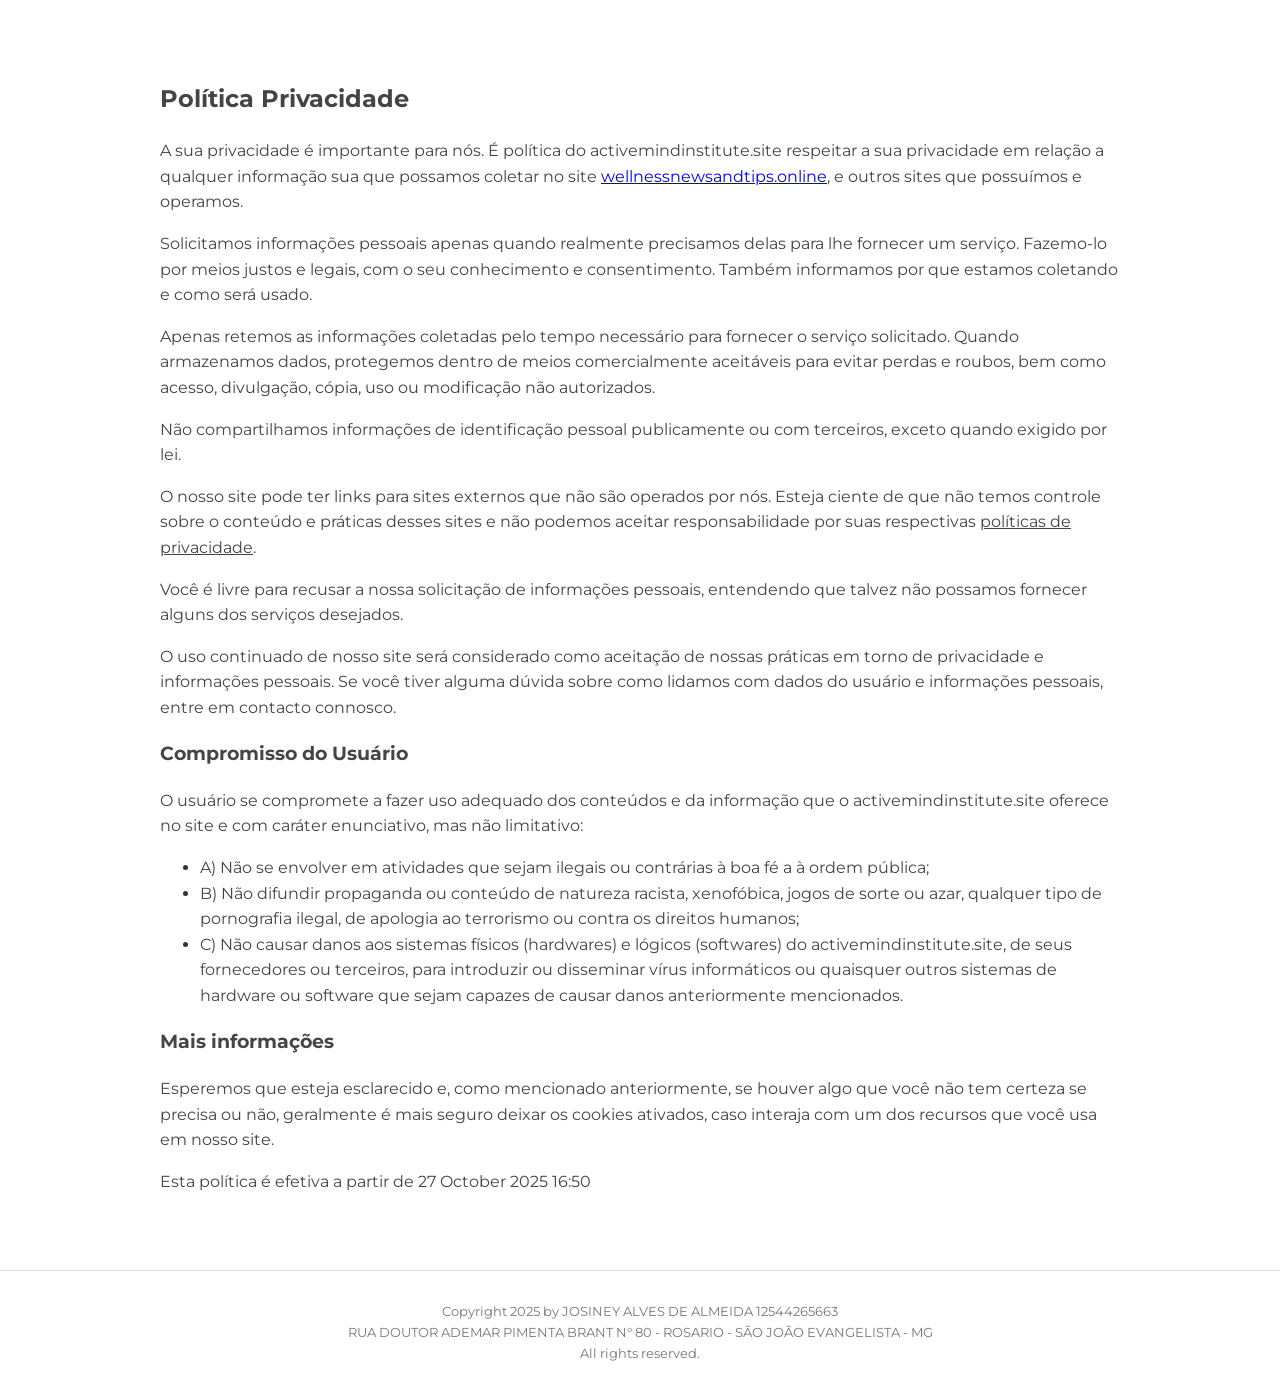
<file: politicas.html>
<!DOCTYPE html>
<html lang="en">
<head>
  <meta charset="UTF-8" />
  <meta name="viewport" content="width=device-width, initial-scale=1.0" />
  <link href="https://fonts.googleapis.com/css2?family=Montserrat:wght@400;500;700;800&display=swap" rel="stylesheet" />
  <title>Welcome</title>
  <style>
    body {
      margin: 0;
      font-family: 'Montserrat', sans-serif;
      background-color: #ffffff;
      color: #333333;
      line-height: 1.6;
    }

    .container {
      max-width: 960px;
      margin: 40px auto;
      padding: 20px;
    }

    .headline {
      text-align: center;
      font-size: 36px;
      font-weight: 800;
      margin-bottom: 30px;
      color: #222222;
    }

    .section {
      margin-bottom: 40px;
    }

    .section h2 {
      color: #d8071c;
      font-size: 24px;
      margin-bottom: 10px;
    }

    .section p {
      font-size: 16px;
      margin: 10px 0;
    }

    .values-grid {
      display: grid;
      grid-template-columns: repeat(auto-fit, minmax(240px, 1fr));
      gap: 20px;
      margin-top: 20px;
    }

    .value-card {
      border: 1px solid #e0e0e0;
      padding: 20px;
      border-radius: 10px;
      background-color: #fafafa;
      box-shadow: 0 4px 12px rgba(0, 0, 0, 0.05);
    }

    .value-card h3 {
      color: #28a745;
      font-size: 18px;
      margin-bottom: 10px;
    }

    .footer {
      text-align: center;
      font-size: 13px;
      color: #777;
      padding: 30px 10px;
      border-top: 1px solid #e0e0e0;
    }

    @media (max-width: 768px) {
      .headline {
        font-size: 28px;
      }

      .section h2 {
        font-size: 20px;
      }
    }
  </style>
</head>
<body>
  <div class="container">
<h2><span style="color: rgb(68, 68, 68);">Política Privacidade</span></h2><p><span style="color: rgb(68, 68, 68);">A sua privacidade é importante para nós. É política do activemindinstitute.site respeitar a sua privacidade em relação a qualquer informação sua que possamos coletar no site <a href="http://wellnessnewsandtips.online/">wellnessnewsandtips.online</a>, e outros sites que possuímos e operamos.</span></p><p><span style="color: rgb(68, 68, 68);">Solicitamos informações pessoais apenas quando realmente precisamos delas para lhe fornecer um serviço. Fazemo-lo por meios justos e legais, com o seu conhecimento e consentimento. Também informamos por que estamos coletando e como será usado.</span></p><p><span style="color: rgb(68, 68, 68);">Apenas retemos as informações coletadas pelo tempo necessário para fornecer o serviço solicitado. Quando armazenamos dados, protegemos dentro de meios comercialmente aceitáveis ​​para evitar perdas e roubos, bem como acesso, divulgação, cópia, uso ou modificação não autorizados.</span></p><p><span style="color: rgb(68, 68, 68);">Não compartilhamos informações de identificação pessoal publicamente ou com terceiros, exceto quando exigido por lei.</span></p><p><span style="color: rgb(68, 68, 68);">O nosso site pode ter links para sites externos que não são operados por nós. Esteja ciente de que não temos controle sobre o conteúdo e práticas desses sites e não podemos aceitar responsabilidade por suas respectivas&nbsp;</span><a href="https://politicaprivacidade.com/" rel="noopener noreferrer" target="_blank" style="background-color: transparent; color: rgb(68, 68, 68);">políticas de privacidade</a><span style="color: rgb(68, 68, 68);">.</span></p><p><span style="color: rgb(68, 68, 68);">Você é livre para recusar a nossa solicitação de informações pessoais, entendendo que talvez não possamos fornecer alguns dos serviços desejados.</span></p><p><span style="color: rgb(68, 68, 68);">O uso continuado de nosso site será considerado como aceitação de nossas práticas em torno de privacidade e informações pessoais. Se você tiver alguma dúvida sobre como lidamos com dados do usuário e informações pessoais, entre em contacto connosco.</span></p><p><span style="color: rgb(68, 68, 68);"></span></p><h3><span style="color: rgb(68, 68, 68);">Compromisso do Usuário</span></h3><p><span style="color: rgb(68, 68, 68);">O usuário se compromete a fazer uso adequado dos conteúdos e da informação que o activemindinstitute.site oferece no site e com caráter enunciativo, mas não limitativo:</span></p><ul><li><span style="color: rgb(68, 68, 68);">A) Não se envolver em atividades que sejam ilegais ou contrárias à boa fé a à ordem pública;</span></li><li><span style="color: rgb(68, 68, 68);">B) Não difundir propaganda ou conteúdo de natureza racista, xenofóbica, jogos de sorte ou azar, qualquer tipo de pornografia ilegal, de apologia ao terrorismo ou contra os direitos humanos;</span></li><li><span style="color: rgb(68, 68, 68);">C) Não causar danos aos sistemas físicos (hardwares) e lógicos (softwares) do activemindinstitute.site, de seus fornecedores ou terceiros, para introduzir ou disseminar vírus informáticos ou quaisquer outros sistemas de hardware ou software que sejam capazes de causar danos anteriormente mencionados.</span></li></ul><h3><span style="color: rgb(68, 68, 68);">Mais informações</span></h3><p><span style="color: rgb(68, 68, 68);">Esperemos que esteja esclarecido e, como mencionado anteriormente, se houver algo que você não tem certeza se precisa ou não, geralmente é mais seguro deixar os cookies ativados, caso interaja com um dos recursos que você usa em nosso site.</span></p><p><span style="color: rgb(68, 68, 68);">Esta política é efetiva a partir de&nbsp;27 October 2025 16:50</span></p>
  </div>

  <div class="footer">
   Copyright 2025 by JOSINEY ALVES DE ALMEIDA 12544265663 <br>
   RUA DOUTOR ADEMAR PIMENTA BRANT N° 80 - ROSARIO - SÃO JOÃO EVANGELISTA - MG <br>
   All rights reserved.
  </div>
</body>
</html>
</file>
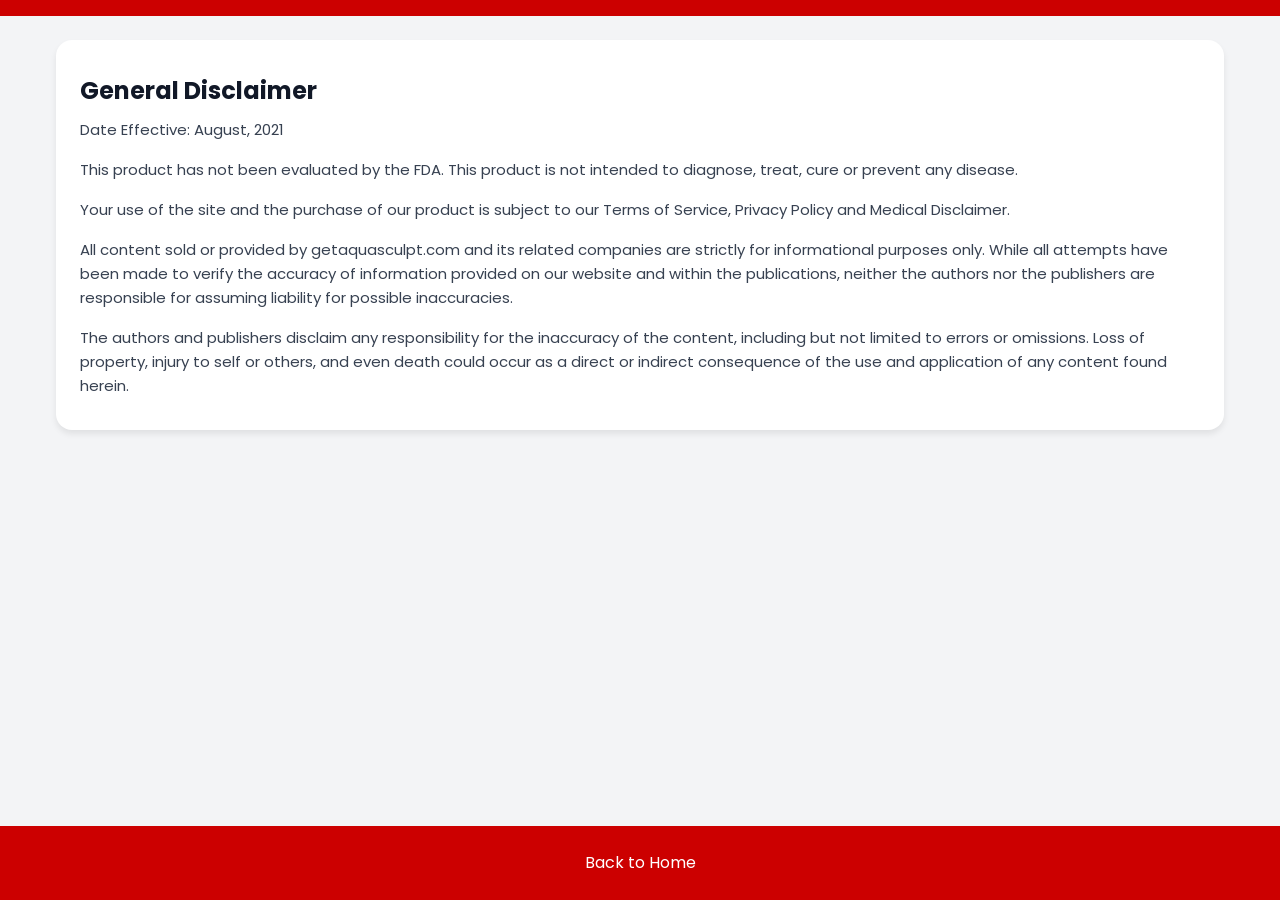
<file: gluco/lander-1/disclaimer.html>
<!DOCTYPE html>
<html lang="en">
<head>
  <meta charset="UTF-8">
  <meta name="viewport" content="width=device-width, initial-scale=1, viewport-fit=cover">
  <title>General Disclaimer</title>
  <meta name="description" content="General Disclaimer - Terms and legal information.">
  <link rel="preconnect" href="https://fonts.googleapis.com">
  <link rel="preconnect" href="https://fonts.gstatic.com" crossorigin>
  <link href="https://fonts.googleapis.com/css2?family=Poppins:wght@400;700&display=swap" rel="stylesheet">
  <style>
    *, *::before, *::after { box-sizing: border-box; }
    body {
      margin: 0;
      font-family: "Poppins", sans-serif;
      background: #f3f4f6;
      color: #111827;
      line-height: 1.6;
      min-height: 100vh;
      display: flex;
      flex-direction: column;
    }
    a { color: #cc0000; text-decoration: none; }
    a:hover { text-decoration: underline; }
    .top-bar { height: 16px; background: #cc0000; }
    .main-wrap { flex: 1; width: 100%; max-width: 1200px; margin: 0 auto; padding: 24px 16px 40px; }
    .card { background: #fff; border-radius: 16px; padding: 32px 24px; box-shadow: 0 4px 6px rgba(0,0,0,0.08); }
    h1 { font-size: 24px; margin: 0 0 8px; color: #111827; }
    .date { font-size: 14px; color: #6b7280; margin-bottom: 24px; }
    .card p { margin: 0 0 16px; font-size: 15px; color: #374151; }
    .card p:last-child { margin-bottom: 0; }
    .footer {
      background: #cc0000;
      color: rgba(255,255,255,0.9);
      padding: 24px 20px;
      padding-bottom: max(24px, env(safe-area-inset-bottom));
      text-align: center;
    }
    .footer a { color: #fff; }
    @media (max-width: 959px) {
      .main-wrap { padding: 12px 8px 24px; }
      .card { padding: 20px 12px; border-radius: 12px; }
      h1 { font-size: 20px; }
    }
  </style>
</head>
<body>
  <div class="top-bar"></div>
  <main class="main-wrap">
    <div class="card">
      <h1>General Disclaimer</h1>
      <p class="date">Date Effective: August, 2021</p>
      <p>This product has not been evaluated by the FDA. This product is not intended to diagnose, treat, cure or prevent any disease.</p>
      <p>Your use of the site and the purchase of our product is subject to our Terms of Service, Privacy Policy and Medical Disclaimer.</p>
      <p>All content sold or provided by getaquasculpt.com and its related companies are strictly for informational purposes only. While all attempts have been made to verify the accuracy of information provided on our website and within the publications, neither the authors nor the publishers are responsible for assuming liability for possible inaccuracies.</p>
      <p>The authors and publishers disclaim any responsibility for the inaccuracy of the content, including but not limited to errors or omissions. Loss of property, injury to self or others, and even death could occur as a direct or indirect consequence of the use and application of any content found herein.</p>
    </div>
  </main>
  <footer class="footer">
    <a href="index.html">Back to Home</a>
  </footer>
</body>
</html>
</file>
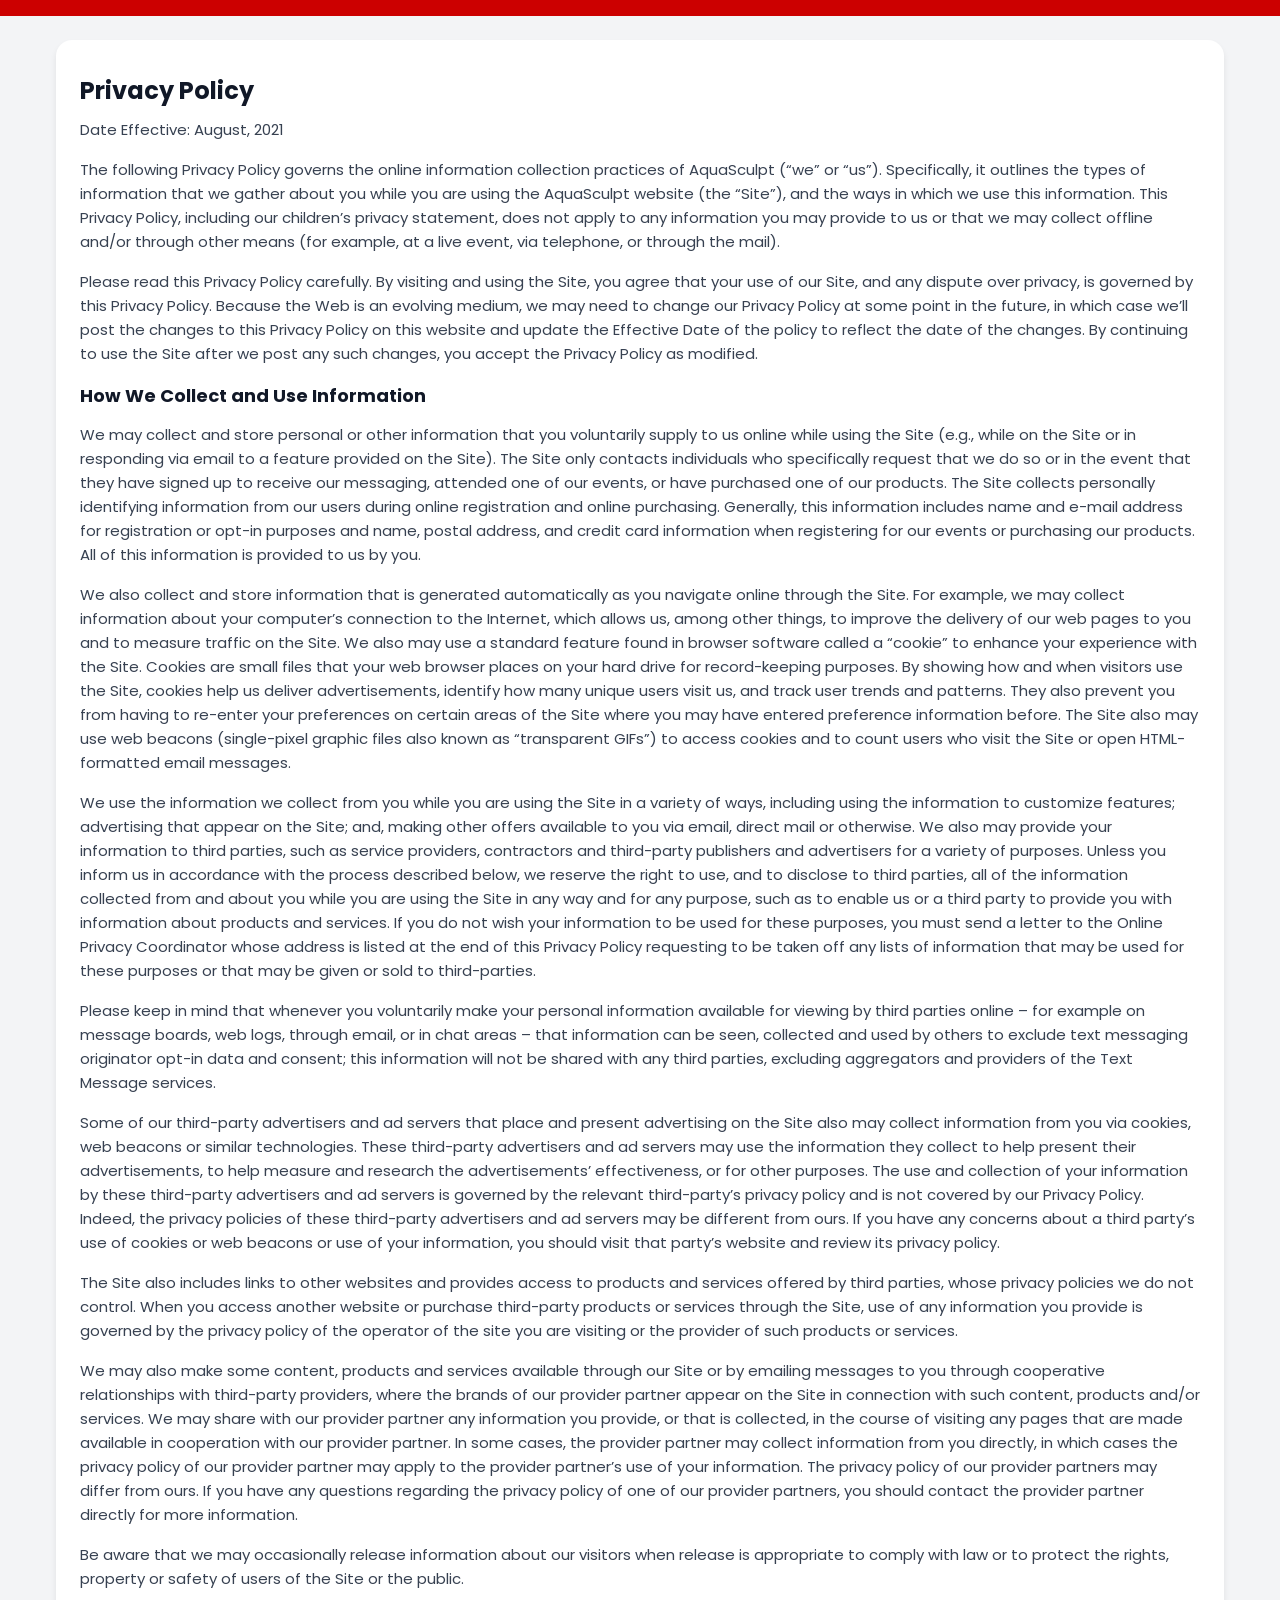
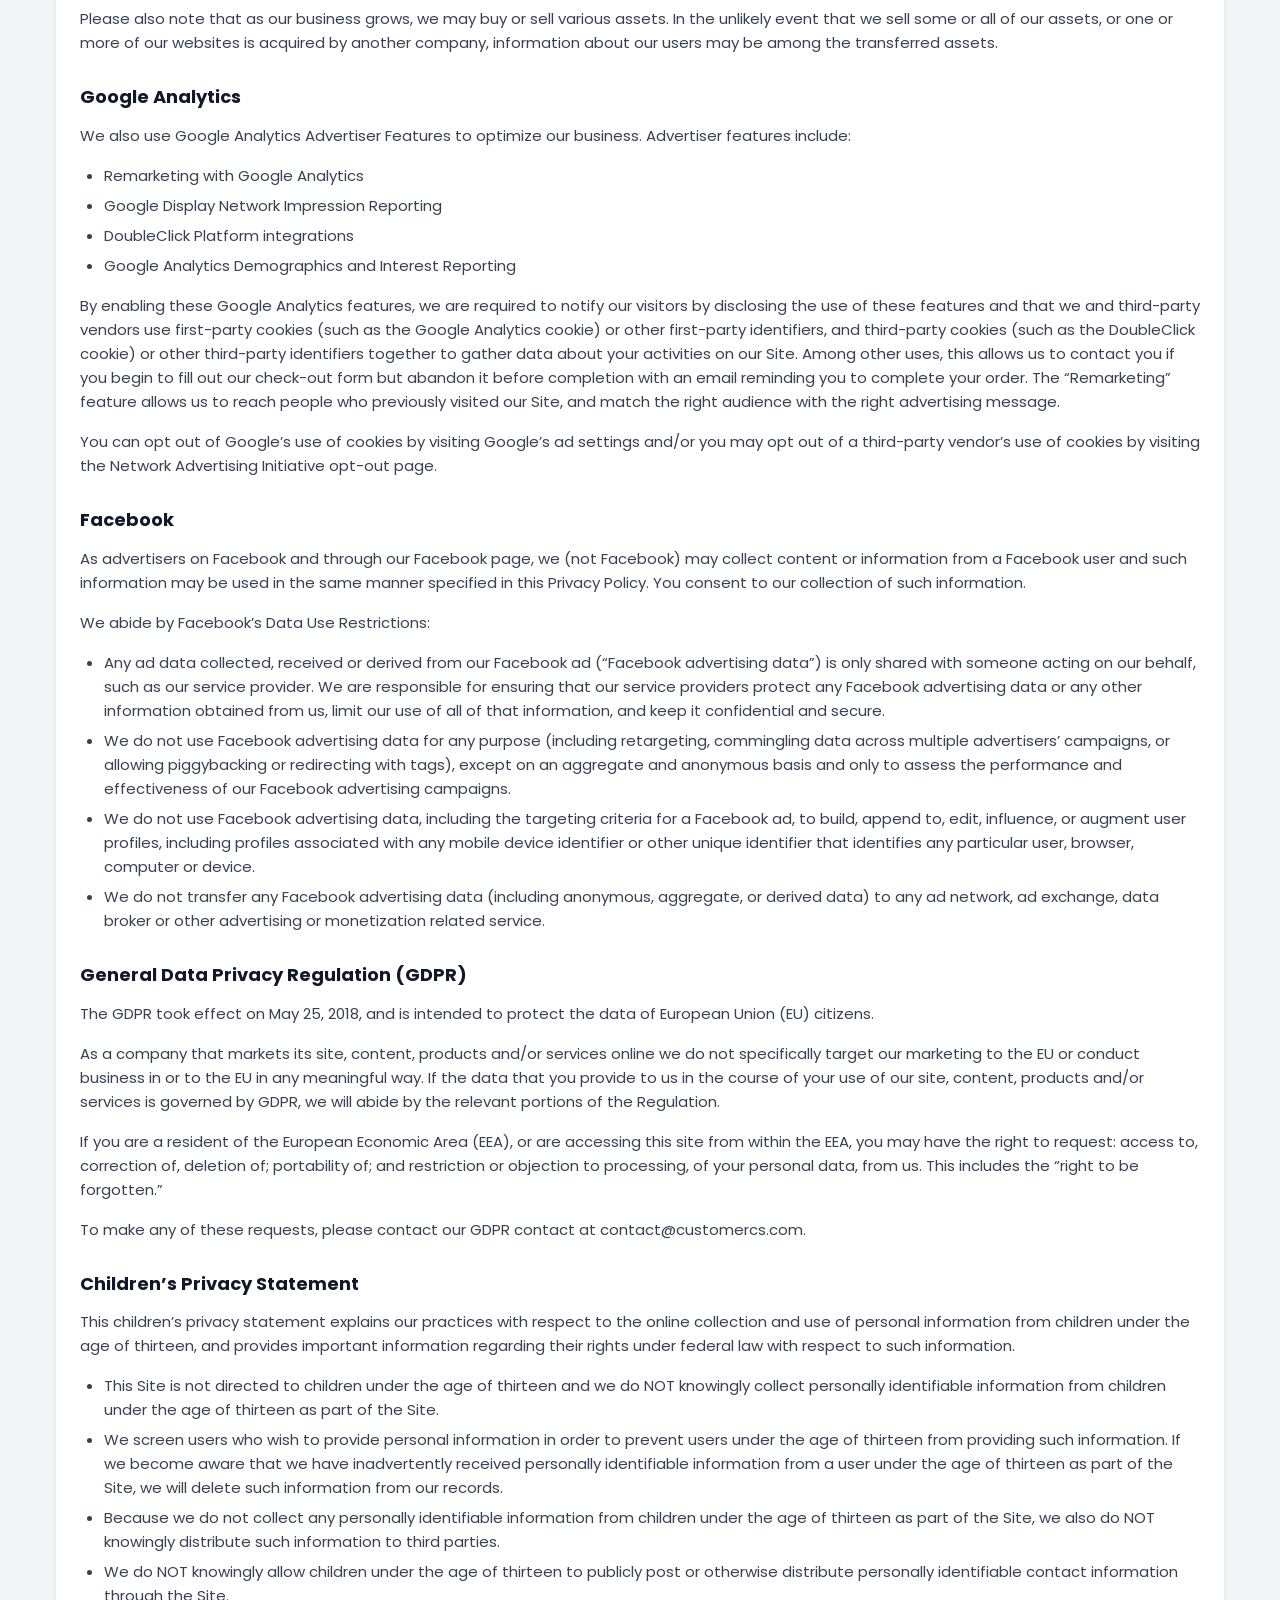
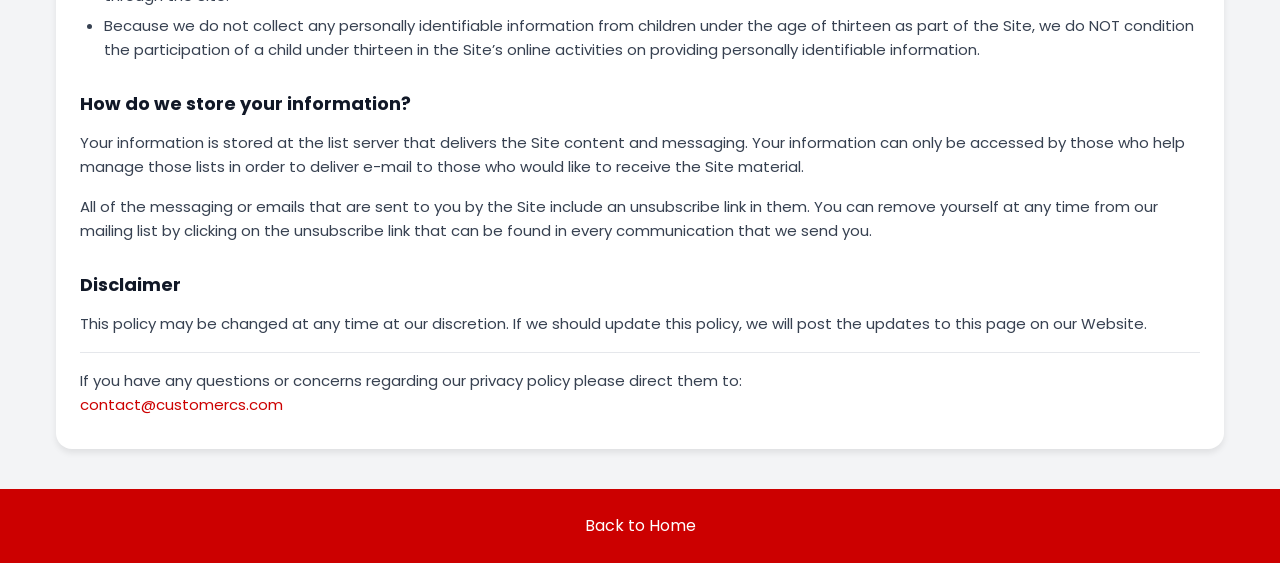
<file: gluco/lander-1/privacy.html>
<!DOCTYPE html>
<html lang="en">
<head>
  <meta charset="UTF-8">
  <meta name="viewport" content="width=device-width, initial-scale=1, viewport-fit=cover">
  <title>Privacy Policy</title>
  <meta name="description" content="Privacy Policy - How we collect and use your information.">
  <link rel="preconnect" href="https://fonts.googleapis.com">
  <link rel="preconnect" href="https://fonts.gstatic.com" crossorigin>
  <link href="https://fonts.googleapis.com/css2?family=Poppins:wght@400;700&display=swap" rel="stylesheet">
  <style>
    *, *::before, *::after { box-sizing: border-box; }
    body {
      margin: 0;
      font-family: "Poppins", sans-serif;
      background: #f3f4f6;
      color: #111827;
      line-height: 1.6;
      min-height: 100vh;
      display: flex;
      flex-direction: column;
    }
    a { color: #cc0000; text-decoration: none; }
    a:hover { text-decoration: underline; }
    .top-bar { height: 16px; background: #cc0000; }
    .main-wrap { flex: 1; width: 100%; max-width: 1200px; margin: 0 auto; padding: 24px 16px 40px; }
    .card { background: #fff; border-radius: 16px; padding: 32px 24px; box-shadow: 0 4px 6px rgba(0,0,0,0.08); }
    h1 { font-size: 24px; margin: 0 0 8px; color: #111827; }
    h2 { font-size: 18px; margin: 28px 0 12px; color: #111827; }
    h2:first-of-type { margin-top: 0; }
    .date { font-size: 14px; color: #6b7280; margin-bottom: 24px; }
    .card p { margin: 0 0 16px; font-size: 15px; color: #374151; }
    .card p:last-child { margin-bottom: 0; }
    .card ul { margin: 0 0 16px; padding-left: 24px; font-size: 15px; color: #374151; }
    .card li { margin-bottom: 6px; }
    .contact { margin-top: 24px; padding-top: 16px; border-top: 1px solid #e5e7eb; }
    .footer {
      background: #cc0000;
      color: rgba(255,255,255,0.9);
      padding: 24px 20px;
      padding-bottom: max(24px, env(safe-area-inset-bottom));
      text-align: center;
    }
    .footer a { color: #fff; }
    @media (max-width: 959px) {
      .main-wrap { padding: 12px 8px 24px; }
      .card { padding: 20px 12px; border-radius: 12px; }
      h1 { font-size: 20px; }
      h2 { font-size: 16px; margin-top: 24px; }
    }
  </style>
</head>
<body>
  <div class="top-bar"></div>
  <main class="main-wrap">
    <div class="card">
      <h1>Privacy Policy</h1>
      <p class="date">Date Effective: August, 2021</p>

      <p>The following Privacy Policy governs the online information collection practices of AquaSculpt (“we” or “us”). Specifically, it outlines the types of information that we gather about you while you are using the AquaSculpt website (the “Site”), and the ways in which we use this information. This Privacy Policy, including our children’s privacy statement, does not apply to any information you may provide to us or that we may collect offline and/or through other means (for example, at a live event, via telephone, or through the mail).</p>

      <p>Please read this Privacy Policy carefully. By visiting and using the Site, you agree that your use of our Site, and any dispute over privacy, is governed by this Privacy Policy. Because the Web is an evolving medium, we may need to change our Privacy Policy at some point in the future, in which case we’ll post the changes to this Privacy Policy on this website and update the Effective Date of the policy to reflect the date of the changes. By continuing to use the Site after we post any such changes, you accept the Privacy Policy as modified.</p>

      <h2>How We Collect and Use Information</h2>
      <p>We may collect and store personal or other information that you voluntarily supply to us online while using the Site (e.g., while on the Site or in responding via email to a feature provided on the Site). The Site only contacts individuals who specifically request that we do so or in the event that they have signed up to receive our messaging, attended one of our events, or have purchased one of our products. The Site collects personally identifying information from our users during online registration and online purchasing. Generally, this information includes name and e-mail address for registration or opt-in purposes and name, postal address, and credit card information when registering for our events or purchasing our products. All of this information is provided to us by you.</p>

      <p>We also collect and store information that is generated automatically as you navigate online through the Site. For example, we may collect information about your computer’s connection to the Internet, which allows us, among other things, to improve the delivery of our web pages to you and to measure traffic on the Site. We also may use a standard feature found in browser software called a “cookie” to enhance your experience with the Site. Cookies are small files that your web browser places on your hard drive for record-keeping purposes. By showing how and when visitors use the Site, cookies help us deliver advertisements, identify how many unique users visit us, and track user trends and patterns. They also prevent you from having to re-enter your preferences on certain areas of the Site where you may have entered preference information before. The Site also may use web beacons (single-pixel graphic files also known as “transparent GIFs”) to access cookies and to count users who visit the Site or open HTML-formatted email messages.</p>

      <p>We use the information we collect from you while you are using the Site in a variety of ways, including using the information to customize features; advertising that appear on the Site; and, making other offers available to you via email, direct mail or otherwise. We also may provide your information to third parties, such as service providers, contractors and third-party publishers and advertisers for a variety of purposes. Unless you inform us in accordance with the process described below, we reserve the right to use, and to disclose to third parties, all of the information collected from and about you while you are using the Site in any way and for any purpose, such as to enable us or a third party to provide you with information about products and services. If you do not wish your information to be used for these purposes, you must send a letter to the Online Privacy Coordinator whose address is listed at the end of this Privacy Policy requesting to be taken off any lists of information that may be used for these purposes or that may be given or sold to third-parties.</p>

      <p>Please keep in mind that whenever you voluntarily make your personal information available for viewing by third parties online – for example on message boards, web logs, through email, or in chat areas – that information can be seen, collected and used by others to exclude text messaging originator opt-in data and consent; this information will not be shared with any third parties, excluding aggregators and providers of the Text Message services.</p>

      <p>Some of our third-party advertisers and ad servers that place and present advertising on the Site also may collect information from you via cookies, web beacons or similar technologies. These third-party advertisers and ad servers may use the information they collect to help present their advertisements, to help measure and research the advertisements’ effectiveness, or for other purposes. The use and collection of your information by these third-party advertisers and ad servers is governed by the relevant third-party’s privacy policy and is not covered by our Privacy Policy. Indeed, the privacy policies of these third-party advertisers and ad servers may be different from ours. If you have any concerns about a third party’s use of cookies or web beacons or use of your information, you should visit that party’s website and review its privacy policy.</p>

      <p>The Site also includes links to other websites and provides access to products and services offered by third parties, whose privacy policies we do not control. When you access another website or purchase third-party products or services through the Site, use of any information you provide is governed by the privacy policy of the operator of the site you are visiting or the provider of such products or services.</p>

      <p>We may also make some content, products and services available through our Site or by emailing messages to you through cooperative relationships with third-party providers, where the brands of our provider partner appear on the Site in connection with such content, products and/or services. We may share with our provider partner any information you provide, or that is collected, in the course of visiting any pages that are made available in cooperation with our provider partner. In some cases, the provider partner may collect information from you directly, in which cases the privacy policy of our provider partner may apply to the provider partner’s use of your information. The privacy policy of our provider partners may differ from ours. If you have any questions regarding the privacy policy of one of our provider partners, you should contact the provider partner directly for more information.</p>

      <p>Be aware that we may occasionally release information about our visitors when release is appropriate to comply with law or to protect the rights, property or safety of users of the Site or the public.</p>

      <p>Please also note that as our business grows, we may buy or sell various assets. In the unlikely event that we sell some or all of our assets, or one or more of our websites is acquired by another company, information about our users may be among the transferred assets.</p>

      <h2>Google Analytics</h2>
      <p>We also use Google Analytics Advertiser Features to optimize our business. Advertiser features include:</p>
      <ul>
        <li>Remarketing with Google Analytics</li>
        <li>Google Display Network Impression Reporting</li>
        <li>DoubleClick Platform integrations</li>
        <li>Google Analytics Demographics and Interest Reporting</li>
      </ul>
      <p>By enabling these Google Analytics features, we are required to notify our visitors by disclosing the use of these features and that we and third-party vendors use first-party cookies (such as the Google Analytics cookie) or other first-party identifiers, and third-party cookies (such as the DoubleClick cookie) or other third-party identifiers together to gather data about your activities on our Site. Among other uses, this allows us to contact you if you begin to fill out our check-out form but abandon it before completion with an email reminding you to complete your order. The “Remarketing” feature allows us to reach people who previously visited our Site, and match the right audience with the right advertising message.</p>
      <p>You can opt out of Google’s use of cookies by visiting Google’s ad settings and/or you may opt out of a third-party vendor’s use of cookies by visiting the Network Advertising Initiative opt-out page.</p>

      <h2>Facebook</h2>
      <p>As advertisers on Facebook and through our Facebook page, we (not Facebook) may collect content or information from a Facebook user and such information may be used in the same manner specified in this Privacy Policy. You consent to our collection of such information.</p>
      <p>We abide by Facebook’s Data Use Restrictions:</p>
      <ul>
        <li>Any ad data collected, received or derived from our Facebook ad (“Facebook advertising data”) is only shared with someone acting on our behalf, such as our service provider. We are responsible for ensuring that our service providers protect any Facebook advertising data or any other information obtained from us, limit our use of all of that information, and keep it confidential and secure.</li>
        <li>We do not use Facebook advertising data for any purpose (including retargeting, commingling data across multiple advertisers’ campaigns, or allowing piggybacking or redirecting with tags), except on an aggregate and anonymous basis and only to assess the performance and effectiveness of our Facebook advertising campaigns.</li>
        <li>We do not use Facebook advertising data, including the targeting criteria for a Facebook ad, to build, append to, edit, influence, or augment user profiles, including profiles associated with any mobile device identifier or other unique identifier that identifies any particular user, browser, computer or device.</li>
        <li>We do not transfer any Facebook advertising data (including anonymous, aggregate, or derived data) to any ad network, ad exchange, data broker or other advertising or monetization related service.</li>
      </ul>

      <h2>General Data Privacy Regulation (GDPR)</h2>
      <p>The GDPR took effect on May 25, 2018, and is intended to protect the data of European Union (EU) citizens.</p>
      <p>As a company that markets its site, content, products and/or services online we do not specifically target our marketing to the EU or conduct business in or to the EU in any meaningful way. If the data that you provide to us in the course of your use of our site, content, products and/or services is governed by GDPR, we will abide by the relevant portions of the Regulation.</p>
      <p>If you are a resident of the European Economic Area (EEA), or are accessing this site from within the EEA, you may have the right to request: access to, correction of, deletion of; portability of; and restriction or objection to processing, of your personal data, from us. This includes the “right to be forgotten.”</p>
      <p>To make any of these requests, please contact our GDPR contact at contact@customercs.com.</p>

      <h2>Children’s Privacy Statement</h2>
      <p>This children’s privacy statement explains our practices with respect to the online collection and use of personal information from children under the age of thirteen, and provides important information regarding their rights under federal law with respect to such information.</p>
      <ul>
        <li>This Site is not directed to children under the age of thirteen and we do NOT knowingly collect personally identifiable information from children under the age of thirteen as part of the Site.</li>
        <li>We screen users who wish to provide personal information in order to prevent users under the age of thirteen from providing such information. If we become aware that we have inadvertently received personally identifiable information from a user under the age of thirteen as part of the Site, we will delete such information from our records.</li>
        <li>Because we do not collect any personally identifiable information from children under the age of thirteen as part of the Site, we also do NOT knowingly distribute such information to third parties.</li>
        <li>We do NOT knowingly allow children under the age of thirteen to publicly post or otherwise distribute personally identifiable contact information through the Site.</li>
        <li>Because we do not collect any personally identifiable information from children under the age of thirteen as part of the Site, we do NOT condition the participation of a child under thirteen in the Site’s online activities on providing personally identifiable information.</li>
      </ul>

      <h2>How do we store your information?</h2>
      <p>Your information is stored at the list server that delivers the Site content and messaging. Your information can only be accessed by those who help manage those lists in order to deliver e-mail to those who would like to receive the Site material.</p>
      <p>All of the messaging or emails that are sent to you by the Site include an unsubscribe link in them. You can remove yourself at any time from our mailing list by clicking on the unsubscribe link that can be found in every communication that we send you.</p>

      <h2>Disclaimer</h2>
      <p>This policy may be changed at any time at our discretion. If we should update this policy, we will post the updates to this page on our Website.</p>

      <p class="contact">If you have any questions or concerns regarding our privacy policy please direct them to:<br>
      <a href="mailto:contact@customercs.com">contact@customercs.com</a></p>
    </div>
  </main>
  <footer class="footer">
    <a href="index.html">Back to Home</a>
  </footer>
</body>
</html>
</file>
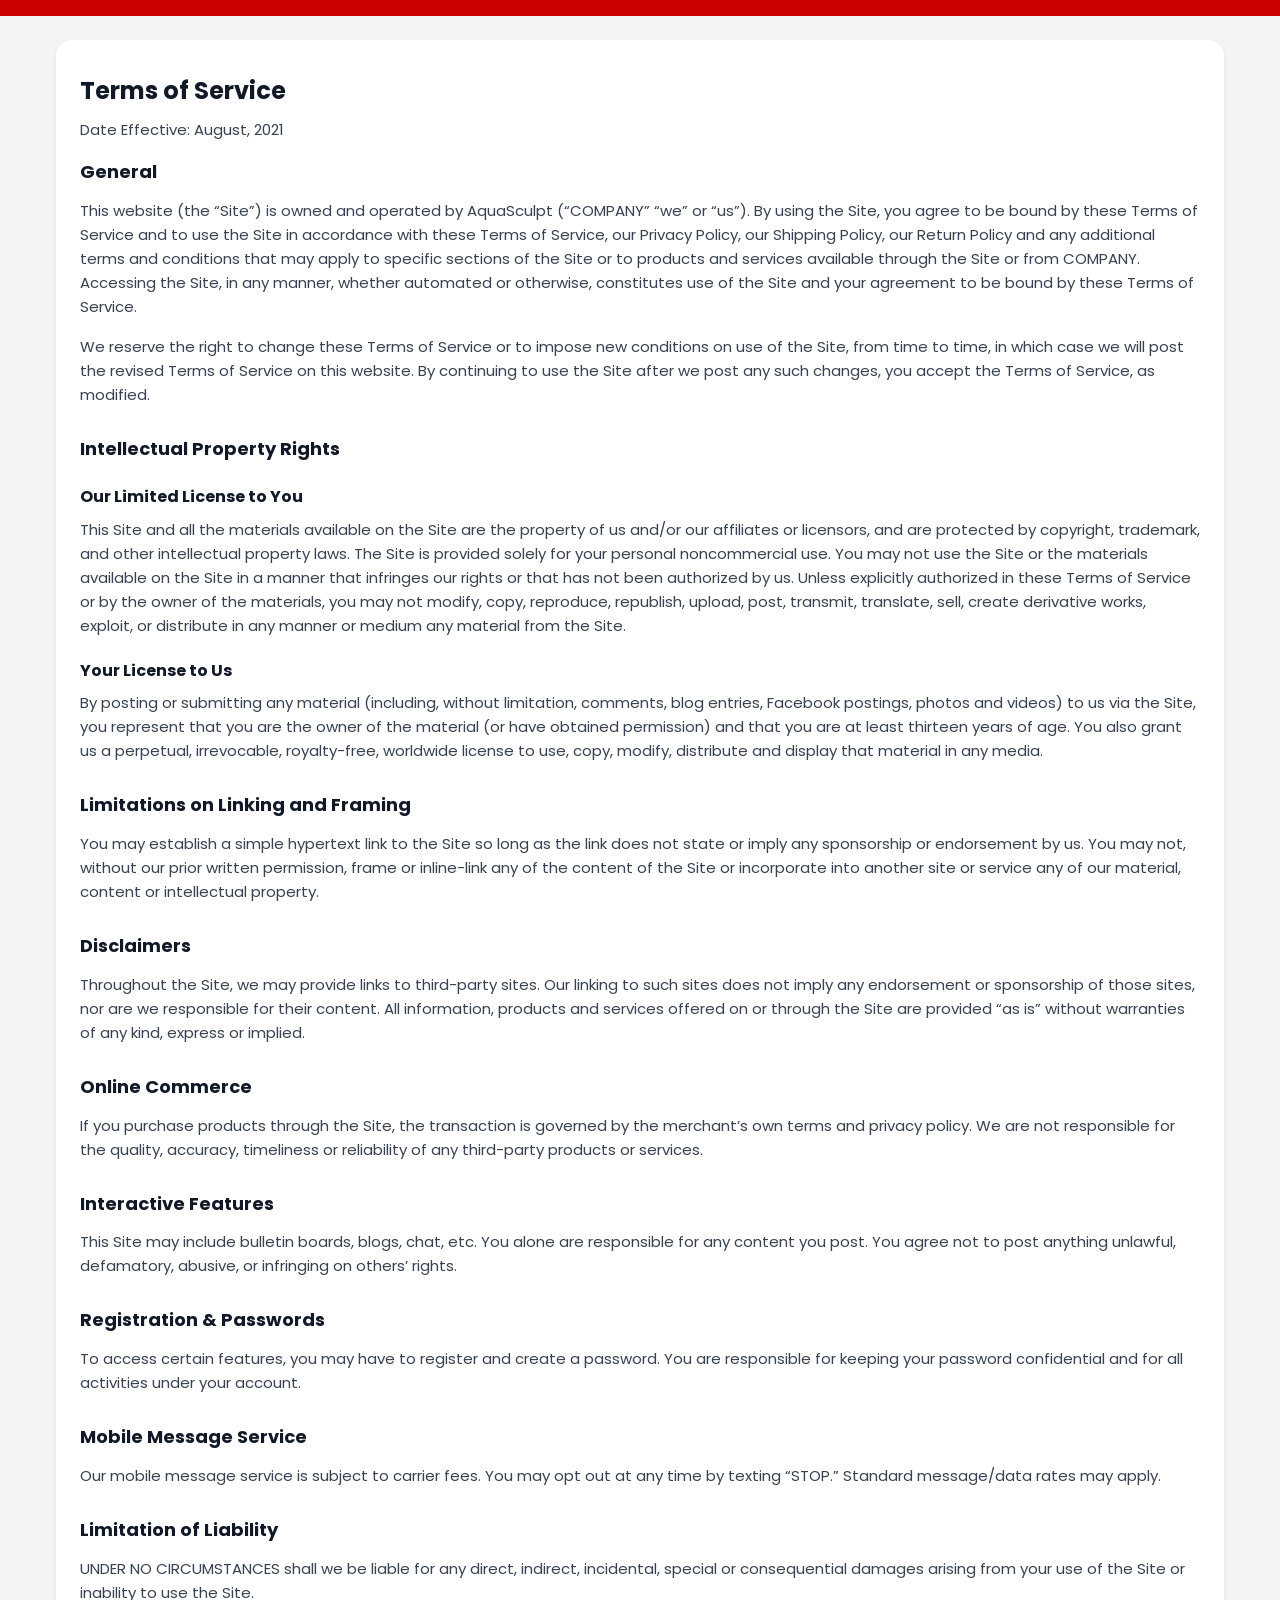
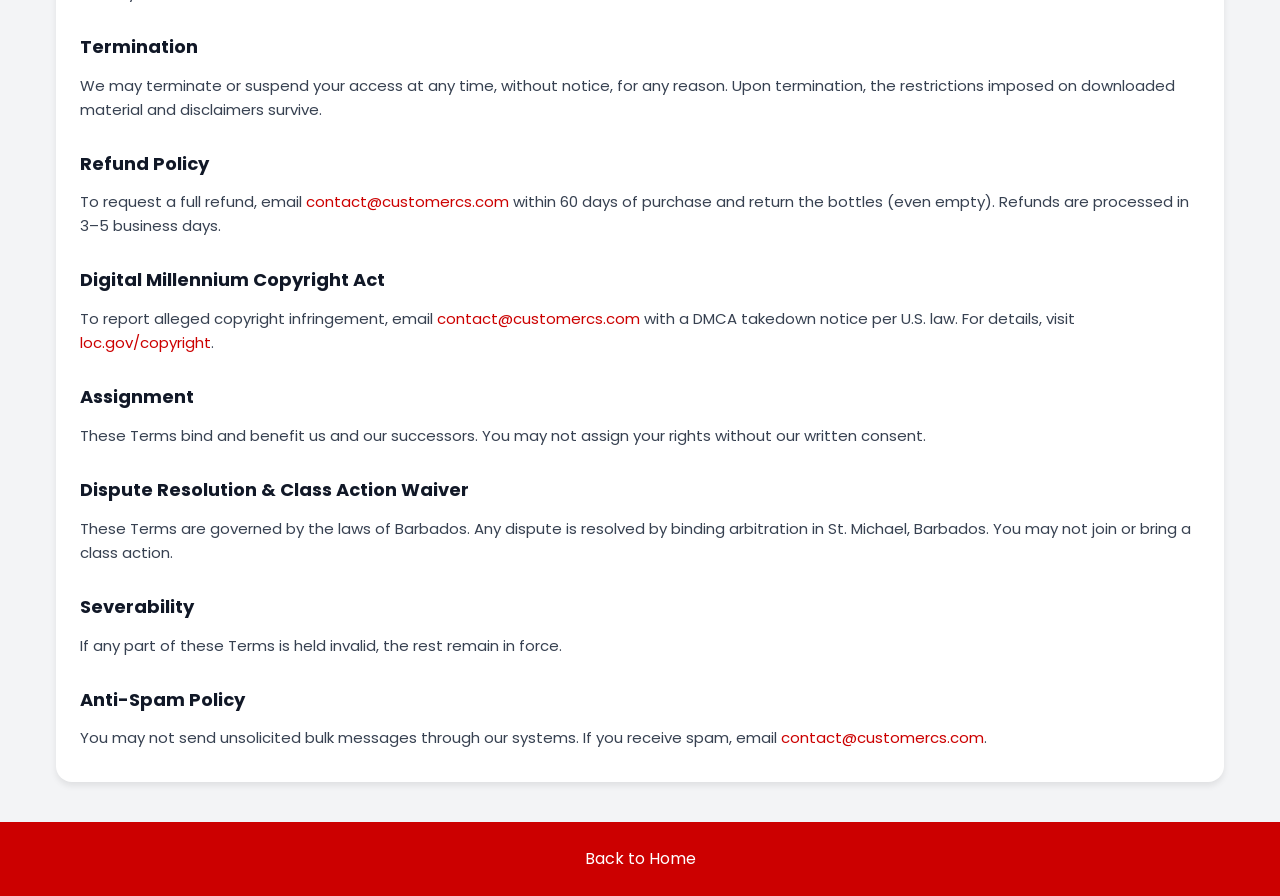
<file: gluco/lander-1/terms.html>
<!DOCTYPE html>
<html lang="en">
<head>
  <meta charset="UTF-8">
  <meta name="viewport" content="width=device-width, initial-scale=1, viewport-fit=cover">
  <title>Terms of Service</title>
  <meta name="description" content="Terms of Service - Legal terms and conditions for use of the Site.">
  <link rel="preconnect" href="https://fonts.googleapis.com">
  <link rel="preconnect" href="https://fonts.gstatic.com" crossorigin>
  <link href="https://fonts.googleapis.com/css2?family=Poppins:wght@400;700&display=swap" rel="stylesheet">
  <style>
    *, *::before, *::after { box-sizing: border-box; }
    body {
      margin: 0;
      font-family: "Poppins", sans-serif;
      background: #f3f4f6;
      color: #111827;
      line-height: 1.6;
      min-height: 100vh;
      display: flex;
      flex-direction: column;
    }
    a { color: #cc0000; text-decoration: none; }
    a:hover { text-decoration: underline; }
    .top-bar { height: 16px; background: #cc0000; }
    .main-wrap { flex: 1; width: 100%; max-width: 1200px; margin: 0 auto; padding: 24px 16px 40px; }
    .card { background: #fff; border-radius: 16px; padding: 32px 24px; box-shadow: 0 4px 6px rgba(0,0,0,0.08); }
    h1 { font-size: 24px; margin: 0 0 8px; color: #111827; }
    h2 { font-size: 18px; margin: 28px 0 12px; color: #111827; }
    h2:first-of-type { margin-top: 0; }
    h3 { font-size: 16px; margin: 20px 0 8px; color: #111827; font-weight: 700; }
    .date { font-size: 14px; color: #6b7280; margin-bottom: 24px; }
    .card p { margin: 0 0 16px; font-size: 15px; color: #374151; }
    .card p:last-child { margin-bottom: 0; }
    .footer {
      background: #cc0000;
      color: rgba(255,255,255,0.9);
      padding: 24px 20px;
      padding-bottom: max(24px, env(safe-area-inset-bottom));
      text-align: center;
    }
    .footer a { color: #fff; }
    @media (max-width: 959px) {
      .main-wrap { padding: 12px 8px 24px; }
      .card { padding: 20px 12px; border-radius: 12px; }
      h1 { font-size: 20px; }
      h2 { font-size: 16px; margin-top: 24px; }
      h3 { font-size: 15px; }
    }
  </style>
</head>
<body>
  <div class="top-bar"></div>
  <main class="main-wrap">
    <div class="card">
      <h1>Terms of Service</h1>
      <p class="date">Date Effective: August, 2021</p>

      <h2>General</h2>
      <p>This website (the “Site”) is owned and operated by AquaSculpt (“COMPANY” “we” or “us”). By using the Site, you agree to be bound by these Terms of Service and to use the Site in accordance with these Terms of Service, our Privacy Policy, our Shipping Policy, our Return Policy and any additional terms and conditions that may apply to specific sections of the Site or to products and services available through the Site or from COMPANY. Accessing the Site, in any manner, whether automated or otherwise, constitutes use of the Site and your agreement to be bound by these Terms of Service.</p>
      <p>We reserve the right to change these Terms of Service or to impose new conditions on use of the Site, from time to time, in which case we will post the revised Terms of Service on this website. By continuing to use the Site after we post any such changes, you accept the Terms of Service, as modified.</p>

      <h2>Intellectual Property Rights</h2>
      <h3>Our Limited License to You</h3>
      <p>This Site and all the materials available on the Site are the property of us and/or our affiliates or licensors, and are protected by copyright, trademark, and other intellectual property laws. The Site is provided solely for your personal noncommercial use. You may not use the Site or the materials available on the Site in a manner that infringes our rights or that has not been authorized by us. Unless explicitly authorized in these Terms of Service or by the owner of the materials, you may not modify, copy, reproduce, republish, upload, post, transmit, translate, sell, create derivative works, exploit, or distribute in any manner or medium any material from the Site.</p>
      <h3>Your License to Us</h3>
      <p>By posting or submitting any material (including, without limitation, comments, blog entries, Facebook postings, photos and videos) to us via the Site, you represent that you are the owner of the material (or have obtained permission) and that you are at least thirteen years of age. You also grant us a perpetual, irrevocable, royalty-free, worldwide license to use, copy, modify, distribute and display that material in any media.</p>

      <h2>Limitations on Linking and Framing</h2>
      <p>You may establish a simple hypertext link to the Site so long as the link does not state or imply any sponsorship or endorsement by us. You may not, without our prior written permission, frame or inline-link any of the content of the Site or incorporate into another site or service any of our material, content or intellectual property.</p>

      <h2>Disclaimers</h2>
      <p>Throughout the Site, we may provide links to third-party sites. Our linking to such sites does not imply any endorsement or sponsorship of those sites, nor are we responsible for their content. All information, products and services offered on or through the Site are provided “as is” without warranties of any kind, express or implied.</p>

      <h2>Online Commerce</h2>
      <p>If you purchase products through the Site, the transaction is governed by the merchant’s own terms and privacy policy. We are not responsible for the quality, accuracy, timeliness or reliability of any third-party products or services.</p>

      <h2>Interactive Features</h2>
      <p>This Site may include bulletin boards, blogs, chat, etc. You alone are responsible for any content you post. You agree not to post anything unlawful, defamatory, abusive, or infringing on others’ rights.</p>

      <h2>Registration & Passwords</h2>
      <p>To access certain features, you may have to register and create a password. You are responsible for keeping your password confidential and for all activities under your account.</p>

      <h2>Mobile Message Service</h2>
      <p>Our mobile message service is subject to carrier fees. You may opt out at any time by texting “STOP.” Standard message/data rates may apply.</p>

      <h2>Limitation of Liability</h2>
      <p>UNDER NO CIRCUMSTANCES shall we be liable for any direct, indirect, incidental, special or consequential damages arising from your use of the Site or inability to use the Site.</p>

      <h2>Termination</h2>
      <p>We may terminate or suspend your access at any time, without notice, for any reason. Upon termination, the restrictions imposed on downloaded material and disclaimers survive.</p>

      <h2>Refund Policy</h2>
      <p>To request a full refund, email <a href="mailto:contact@customercs.com">contact@customercs.com</a> within 60 days of purchase and return the bottles (even empty). Refunds are processed in 3–5 business days.</p>

      <h2>Digital Millennium Copyright Act</h2>
      <p>To report alleged copyright infringement, email <a href="mailto:contact@customercs.com">contact@customercs.com</a> with a DMCA takedown notice per U.S. law. For details, visit <a href="https://www.loc.gov/copyright" target="_blank" rel="noopener">loc.gov/copyright</a>.</p>

      <h2>Assignment</h2>
      <p>These Terms bind and benefit us and our successors. You may not assign your rights without our written consent.</p>

      <h2>Dispute Resolution & Class Action Waiver</h2>
      <p>These Terms are governed by the laws of Barbados. Any dispute is resolved by binding arbitration in St. Michael, Barbados. You may not join or bring a class action.</p>

      <h2>Severability</h2>
      <p>If any part of these Terms is held invalid, the rest remain in force.</p>

      <h2>Anti-Spam Policy</h2>
      <p>You may not send unsolicited bulk messages through our systems. If you receive spam, email <a href="mailto:contact@customercs.com">contact@customercs.com</a>.</p>
    </div>
  </main>
  <footer class="footer">
    <a href="index.html">Back to Home</a>
  </footer>
</body>
</html>
</file>
<file: kary/back/assets/css/style.css>
@import"https://fonts.googleapis.com/css2?family=Roboto+Condensed:ital,wght@0,100..900;1,100..900&amp;display=swap";.container{max-width:1210px;margin:0 auto;width:90%}.title{font-size:40px;font-weight:600;color:#144e66}@media(max-width: 900px){.title{font-size:28px}}.title b{color:#5da399;font-weight:600}.wk{font-family:"Work Sans",sans-serif;font-weight:400}.sub{font-size:20px;font-weight:300;font-family:"Work Sans",sans-serif}@media(max-width: 900px){.sub{font-size:18px}}.btn{display:flex;justify-content:center;align-items:center;background:linear-gradient(180deg, #fffe4a 0%, #ffd901 100%);color:#0e0d11;text-transform:uppercase;font-weight:bold;font-size:24px;border-radius:50px;border-bottom:6px solid #8e7c02;padding:18px;width:100%;max-width:400px;gap:16px;transition:all .5s ease}.btn::before{content:"";display:block;width:24px;height:24px;background:url(../img/cart.svg);background-repeat:no-repeat;background-position:center}.btn:hover{filter:brightness(90%);transform:scale(1.03)}.center{display:flex;flex-direction:column;align-items:center;justify-content:center;text-align:center}.pd{padding:80px 0}@media(max-width: 900px){.pd{padding:40px 0}}#soundWaves{position:fixed;top:0;left:0;width:100%;height:100%;z-index:-1;pointer-events:none}.area-kits{padding-top:0}.area-kits.al2{padding-top:80px}@media(max-width: 900px){.area-kits.al2{padding-top:40px}}.area-kits .container{width:98%}.area-kits .container .sub{margin-bottom:40px}.area-kits .container ul{display:grid;grid-template-columns:repeat(3, 1fr);gap:34px;align-items:stretch;width:100%}@media(max-width: 900px){.area-kits .container ul{grid-template-columns:repeat(1, 1fr)}}.area-kits .container ul a{display:flex;flex-direction:column;box-shadow:0 8px 16px rgba(0,0,0,.1);align-items:center;border-radius:12px;overflow:hidden;text-align:center;transition:all .6s;border:1px solid rgba(0,0,0,.2);background:#f5f5f5}.area-kits .container ul a *{font-family:"Roboto Condensed",sans-serif}.area-kits .container ul a:hover{transform:scale(1.05)}@media(max-width: 900px){.area-kits .container ul a{display:grid;grid-template-columns:repeat(2, 1fr);align-items:center}}.area-kits .container ul a .header{font-size:18px;width:100%;color:#fff;padding:6px;line-height:1;background:#0077b6}@media(max-width: 900px){.area-kits .container ul a .header{grid-column:-1/1;font-size:18px}}.area-kits .container ul a .main{padding:16px 12px 0;width:100%}@media(max-width: 900px){.area-kits .container ul a .main{padding:16px 0px;padding-left:10px}}.area-kits .container ul a .main strong{font-size:40px;font-weight:700;display:block;color:#014a71}@media(max-width: 900px){.area-kits .container ul a .main strong{font-size:33px}}@media(max-width: 370px){.area-kits .container ul a .main strong{font-size:28px}}.area-kits .container ul a .main .days{display:block;font-weight:bold;font-size:24px;margin-bottom:20px;font-weight:500}@media(max-width: 900px){.area-kits .container ul a .main .days{font-size:25px}}@media(max-width: 370px){.area-kits .container ul a .main .days{font-size:20px}}.area-kits .container ul a .main .area-img{position:relative;border:1px solid rgba(0,0,0,.2);padding:12px;background:#e9faff;border-radius:10px;margin-bottom:16px}@media(max-width: 900px){.area-kits .container ul a .main .area-img{padding-top:40px}}.area-kits .container ul a .main .area-img .save{position:absolute;left:12px;top:12px;background:rgba(255,0,0,.697);border-radius:6px;padding:6px 16px}.area-kits .container ul a .main .area-img .save b{color:#fff;font-size:16px;text-transform:uppercase;line-height:1}@media(max-width: 900px){.area-kits .container ul a .main .area-img .save{left:50%;transform:translateX(-50%);top:-10px;width:60%}}.area-kits .container ul a .main img{height:190px;margin:0 auto;-o-object-fit:contain;object-fit:contain}@media(max-width: 900px){.area-kits .container ul a .main img{height:auto}}.area-kits .container ul a .price{display:flex;align-items:flex-end;justify-content:center;line-height:1;font-weight:bold;font-size:24px;margin-bottom:16px;font-weight:400;color:rgba(1,74,113,.7137254902)}@media(max-width: 900px){.area-kits .container ul a .price{font-size:14px}}.area-kits .container ul a .price strong{color:#144e66;font-size:64px;line-height:1;font-weight:bold}@media(max-width: 900px){.area-kits .container ul a .price strong{font-size:50px}}@media(max-width: 370px){.area-kits .container ul a .price strong{font-size:40px}}.area-kits .container ul a ul{grid-template-columns:repeat(1, 1fr);gap:0;text-align:left;gap:4px;width:100%;margin-bottom:12px}.area-kits .container ul a ul li{display:grid;grid-template-columns:20px 1fr;font-size:20px;margin-left:20px;font-weight:bold;gap:8px;line-height:1;color:#5e7885;font-weight:normal}.area-kits .container ul a ul li::before{content:url(../img/checkverde.svg)}@media(max-width: 900px){.area-kits .container ul a ul li{font-size:16px;display:flex;gap:8px;margin-left:0}}@media(max-width: 370px){.area-kits .container ul a ul li{font-size:14px}}.area-kits .container ul a .footer{padding:0 12px 20px}@media(max-width: 900px){.area-kits .container ul a .footer{padding:16px 10px 20px}}.area-kits .container ul a .footer button{position:relative}.area-kits .container ul a .footer .cursor{position:absolute;width:60px;transform:rotate(-20deg);right:0;z-index:10;top:20px;animation:scrollClick 2.5s ease-in-out infinite;transform-origin:center center}@media(max-width: 900px){.area-kits .container ul a .footer .cursor{width:30px}}@keyframes scrollClick{0%{transform:translateY(0) rotate(-20deg) scale(1)}20%{transform:translateY(10px) rotate(-20deg) scale(1)}40%{transform:translateY(10px) rotate(-20deg) scale(0.95)}50%{transform:translateY(10px) rotate(-20deg) scale(1)}70%{transform:translateY(0) rotate(-20deg) scale(1)}100%{transform:translateY(0) rotate(-20deg) scale(1)}}.area-kits .container ul a .footer .button{background:none;border:none;cursor:pointer;margin-bottom:8px}.area-kits .container ul a .footer .bandeiras{width:70%;margin:0 auto 12px}@media(max-width: 900px){.area-kits .container ul a .footer .bandeiras{width:100%}}.area-kits .container ul a .footer .valores{display:flex;justify-content:center;align-items:center;gap:12px}.area-kits .container ul a .footer .valores *{font-size:26px;color:#1b1311}@media(max-width: 900px){.area-kits .container ul a .footer .valores *{font-size:21px}}.area-kits .container ul a .footer .valores s{text-decoration:line-through;text-decoration-color:red}.area-kits .container ul a .footer .valores span{font-weight:bold}.area-kits .container ul .best-option a{border-color:#5da399;background:#fff}@media(max-width: 900px){.area-kits .container ul .k1 .area-img{padding-top:10px !important}}@media(max-width: 900px){.area-kits .container ul .best-option{grid-row:1}.area-kits .container ul .k3{grid-row:2}}*{padding:0;margin:0;box-sizing:border-box;text-decoration:none;list-style:none;font-family:"Raleway",sans-serif;color:#547684;font-weight:500}::-webkit-scrollbar{width:10px;height:10px}::-webkit-scrollbar-track{background:#f5f5f5;border-radius:5px}::-webkit-scrollbar-thumb{background-color:#41c1eb;border-radius:5px;border:2px solid #f5f5f5}::-webkit-scrollbar-thumb:hover{background-color:#2f7d96}::-webkit-scrollbar-corner{background:#fff}body{overflow-x:hidden}@media(max-width: 900px){html{overflow-x:hidden !important}}img{display:block;max-width:100%;-o-object-fit:contain;object-fit:contain;-o-object-position:center;object-position:center}p{font-size:18px}h1{color:#144e66;margin-bottom:16px;font-size:40px;font-weight:bold;line-height:1.1}@media(max-width: 900px){h1{font-size:32px}}main{position:relative;background:url(../img/hero.png) no-repeat;background-size:cover;background-position:bottom right}main header{display:flex;justify-content:space-between;align-items:center;padding:32px 0}@media(max-width: 900px){main header{justify-content:center}main header .logo{display:none}}main header .email{display:flex;align-items:center;font-size:20px;font-weight:400;gap:10px}main header .email:hover{text-decoration:underline}main .content{display:flex;align-items:flex-end}@media(max-width: 900px){main .content{flex-direction:column}}main .content .area-conteudo{padding:60px 20px 100px 0;max-width:600px}@media(max-width: 900px){main .content .area-conteudo{padding:0}}main .content .area-conteudo .aval{display:inline-flex;align-items:center;gap:8px;padding:4px 16px;background:#fff;border-radius:50px;margin-bottom:32px}main .content .area-conteudo .aval span{font-size:20px}@media(max-width: 900px){main .content .area-conteudo .aval span{font-size:14px}}@media(max-width: 900px){main .content .area-conteudo .aval{padding:4px 8px}main .content .area-conteudo .aval img{max-width:100px}}main .content .area-conteudo p{margin-bottom:32px;line-height:1.4}main .content .area-conteudo ul{margin-bottom:40px;display:flex;gap:16px;flex-wrap:wrap}@media(max-width: 900px){main .content .area-conteudo ul{gap:12px}}main .content .area-conteudo ul li{font-size:20px;color:#144e66;display:flex;align-items:center;gap:16px}main .content .area-conteudo ul li::before{content:url(../img/list.png)}main .content .area-conteudo .guarantee-text{display:flex;align-items:center;gap:12px;margin-top:16px}@media(max-width: 900px){main .content .area-conteudo .guarantee-text{justify-content:center}}main .content .area-image{position:relative}main .content .area-image .pilula{position:absolute;animation:float 3s ease-in-out infinite}@media(max-width: 900px){main .content .area-image .pilula{max-width:80px}}main .content .area-image .pilula.p1{top:15%;left:30px;animation-delay:0s}@media(max-width: 900px){main .content .area-image .pilula.p1{left:0}}main .content .area-image .pilula.p2{right:-20px;bottom:15%;animation-delay:1.5s}.faixa{--faixa-gap: 28px;--faixa-duration: 18s;position:relative;display:flex;align-items:center;justify-content:center;gap:var(--faixa-gap);padding:42px 3px;width:-moz-max-content;width:max-content;min-width:100%;overflow:hidden;contain:paint;animation:faixa-track var(--faixa-duration) linear infinite alternate;will-change:transform}@media(max-width: 900px){.faixa{justify-content:center;padding:30px 3px;--faixa-gap: 18px}.faixa .logo{display:none}}.faixa::before,.faixa::after{content:"";position:absolute;top:0;width:72px;height:100%;pointer-events:none;z-index:1}.faixa::before{left:0;background:linear-gradient(to right, #fff 0%, rgba(255, 255, 255, 0) 100%)}.faixa::after{right:0;background:linear-gradient(to left, #fff 0%, rgba(255, 255, 255, 0) 100%)}.faixa li{display:inline-flex;align-items:center;gap:8px;padding:18px;border-radius:50px;font-size:18px;font-family:"Work Sans",sans-serif;font-weight:400;text-transform:uppercase;background:#41c1eb;color:#fff;border-radius:50px;flex-shrink:0}@media(max-width: 900px){.faixa li{padding:12px;font-size:14px}}.faixa li:nth-child(even){background:#f5f5f5;color:#144e66}@keyframes faixa-track{0%{transform:translateX(0)}100%{transform:translateX(calc(100vw - 100%))}}@keyframes floatSelinho{0%,100%{transform:translateY(0) scale(1)}50%{transform:translateY(-15px) scale(1.05)}}@keyframes float{0%,100%{transform:translateY(0) rotate(0deg)}50%{transform:translateY(-20px) rotate(5deg)}}#about{background:linear-gradient(261deg, #4badd6 0%, #83c4ea 100%);position:relative}#about>img{position:absolute;right:0;top:0;z-index:0;opacity:.1}#about .container{display:flex;align-items:center;gap:24px 80px;position:relative;z-index:10}#about .container .title{line-height:1;margin-bottom:24px}#about .container .title b{color:#144e66}#about .container .sub{margin-bottom:40px;font-size:16px;display:block;color:#144e66 !important;font-weight:bold}@media(max-width: 900px){#about .container{flex-direction:column}}#about .container .content *{color:#fff}#about .container .content p{margin:16px 0;line-height:1.5}#about .container .content .btn{margin-top:40px;color:#0e0d11}#about .container figure{padding-right:80px;padding-bottom:30px}#about .container figure .produto{position:absolute;right:0;bottom:0}@media(max-width: 900px){#about .container figure .produto{max-width:160px}}#about .container figure .sta2{position:absolute;bottom:100px;right:140px;top:inherit}@media(max-width: 900px){#about .container figure .sta2{right:100px;display:none}}.bene{background-color:#fff;background-image:url(../img/grade.png);background-repeat:no-repeat;background-position:left}@media(max-width: 900px){.bene{background-position:top}}.bene .container{display:flex;align-items:center;justify-content:center;gap:24px 100px}@media(max-width: 900px){.bene .container{flex-direction:column}}.bene .container .title{margin-bottom:16px}.bene .container .sub{margin-bottom:40px}.bene .container .content{max-width:500px}.bene .container ul{display:grid;gap:32px}.bene .container ul li{display:grid;grid-template-columns:52px auto;gap:20px}.bene .container ul li h3{font-size:20px;color:#144e66;font-weight:bold;margin-bottom:10px}.bene .container ul li p{font-size:16px;line-height:1.4}.bene .container .area-img{position:relative}.bene .container .area-img .selinho{position:absolute;animation:floatSelinho 4s ease-in-out infinite}@media(max-width: 900px){.bene .container .area-img .selinho{max-width:40px}}.bene .container .area-img .selinho.s1{top:10%;left:10%;animation-delay:0s}.bene .container .area-img .selinho.s2{top:15%;right:7%;animation-delay:1s}.bene .container .area-img .selinho.s3{bottom:25%;right:10%;animation-delay:2s}.bene .container .area-img .selinho.s4{bottom:25%;left:10%;animation-delay:3s}.ingredients{background:#e9faff}.ingredients .container{max-width:1240px}.ingredients .header-slider{display:flex;justify-content:space-between;align-items:flex-start;margin-bottom:48px}@media(max-width: 900px){.ingredients .header-slider{flex-direction:column;gap:24px;margin-bottom:20px}}.ingredients .header-text{flex:1}.ingredients .header-text .title{margin-bottom:4px;text-align:left}.ingredients .slider-controls{display:flex;gap:12px;align-items:center}.ingredients .slider-btn{background:#fff;border:2px solid #d0d0d0;border-radius:50%;width:48px;height:48px;display:flex;align-items:center;justify-content:center;cursor:pointer;flex-shrink:0;transition:all .3s ease;color:#2c5f6f}.ingredients .slider-btn:hover{background:#f5f5f5;border-color:#5da399;color:#5da399}.ingredients .slider-btn:disabled{opacity:.4;cursor:not-allowed}.ingredients .slider-btn:disabled:hover{background:#fff;border-color:#d0d0d0;color:#2c5f6f}.ingredients .slider-container{width:100%;overflow:hidden;margin-bottom:48px}.ingredients .slider-track{display:grid;grid-template-columns:repeat(6, calc((100% - 40px) / 3));gap:20px;transition:transform .4s cubic-bezier(0.4, 0, 0.2, 1);will-change:transform}@media(max-width: 900px){.ingredients .slider-track{grid-template-columns:repeat(6, calc((100% - 20px) / 2))}}@media(max-width: 600px){.ingredients .slider-track{grid-template-columns:repeat(6, 100%);gap:20px}}.ingredients .ingredient-card{background:#fff;border:1px solid #e0e0e0;border-radius:16px;padding:0;overflow:hidden;box-shadow:0 2px 8px rgba(0,0,0,.06);transition:transform .3s ease,box-shadow .3s ease}.ingredients .ingredient-card:hover{transform:translateY(-4px);box-shadow:0 4px 16px rgba(0,0,0,.1)}.ingredients .ingredient-card .card-image{width:100%;height:180px;margin-top:24px;display:flex;align-items:center;justify-content:center}.ingredients .ingredient-card .card-image img{width:100%;height:100%;-o-object-fit:contain;object-fit:contain}.ingredients .ingredient-card h3{font-size:24px;color:#144e66;margin:20px 20px 12px;line-height:1.3;text-align:left}.ingredients .ingredient-card p{font-size:16px;line-height:1.6;color:#5e7885;padding:0 20px 24px;text-align:left;margin:0}.ingredients .btn-wrapper{width:100%;display:flex;justify-content:center}.comments{background-color:#48acd5;background-image:url(../img/bg-result.png);background-position:center;background-attachment:fixed}.comments h2{color:#fff;font-size:36px;margin-bottom:16px}.comments h2 b{color:#144e66;font-weight:bold}.comments .aval{display:flex;align-items:center;color:#fff;margin-bottom:48px;font-size:20px;gap:16px}@media(max-width: 600px){.comments .aval{flex-wrap:wrap}.comments .aval img{max-width:100px;font-size:14px}}.comments ul{gap:32px;display:grid;grid-template-columns:repeat(2, 1fr);margin-bottom:48px}@media(max-width: 600px){.comments ul{grid-template-columns:repeat(1, 1fr)}}.comments ul li{display:grid;grid-template-columns:220px 1fr;background:#fff;overflow:hidden;align-items:center;border:1px solid rgba(0,0,0,.2);border-radius:20px;transition:all .8s ease-in}@media(max-width: 600px){.comments ul li{grid-template-columns:repeat(1, 1fr)}}.comments ul li:hover{transform:translateX(10px);border-left:10px solid #41c1eb}.comments ul li img{width:100%;height:100%;-o-object-fit:cover;object-fit:cover}.comments ul li>div{padding:24px;text-align:left}.comments ul li>div img{width:130px;margin-bottom:24px}.comments ul li>div p{color:#3f5f6c;font-size:16px;margin-bottom:24px}.comments ul li>div .nome{color:#1b1311;margin-bottom:8px;font-size:18px}.comments ul li>div .verifi{font-size:16px;color:#414141}.shipping{position:relative;background:#2189b6;padding:30px}.shipping *{color:#fff}.shipping * b{color:#144e66}.shipping .container{display:flex;justify-content:center;align-items:center;gap:24px 48px}@media(max-width: 900px){.shipping .container{flex-wrap:wrap;text-align:center}}.shipping .container .title{margin-bottom:16px}.shipping .container span{font-size:20px}@media(max-width: 900px){.shipping .container span{font-size:14px}}.shipping svg{position:absolute;left:50%;transform:translateX(-50%)}.selos{display:grid;grid-template-columns:repeat(4, 1fr);padding-bottom:80px}@media(max-width: 900px){.selos{padding-bottom:40px}}.selos li{display:grid;place-items:center;text-align:center;gap:12px;font-size:18px}.guarantee{display:flex;align-items:center;background:linear-gradient(261deg, #48acd5 0%, #83c4ea 100%);padding:80px 70px 48px 71px;gap:30px;border-radius:20px;border:1px solid rgba(0,0,0,.2);margin-bottom:80px}.guarantee span{text-transform:uppercase;color:#fff;display:block;font-size:24px;margin-bottom:16px}@media(max-width: 900px){.guarantee{flex-direction:column;margin-bottom:40px;padding:24px}}.guarantee h2{color:#144e66;margin-bottom:24px}.guarantee p{margin-bottom:40px;color:#fff;line-height:1.5}.guarantee p *{color:#fff}.faq{background:#e9faff}.faq .title{text-align:center;margin:0 auto 48px;font-size:36px;font-weight:bold}.faq .days_gua{color:#41c1eb}.faq .accordion-wrapper{display:grid;grid-template-columns:repeat(2, 1fr);gap:16px 40px;margin-bottom:48px}@media(max-width: 900px){.faq .accordion-wrapper{grid-template-columns:1fr}}.faq .accordion{display:flex;flex-direction:column;gap:16px}.faq .item{border-radius:10px;box-shadow:0 2px 10px rgba(0,0,0,.1);transition:box-shadow .3s ease}.faq .item:hover{box-shadow:0 4px 15px rgba(0,0,0,.15)}.faq .item .header{border-radius:4px;background:#fff;box-shadow:0px 1px 3px 0px rgba(0,0,0,.2);display:flex;align-items:center;justify-content:space-between;cursor:pointer;padding:16px;transition:all .3s ease}.faq .item .header:hover{filter:brightness(90%)}@media(max-width: 900px){.faq .item .header{padding:16px}}.faq .item .header p{font-weight:500;font-size:24px;margin-bottom:0;color:#144e66;text-align:left}@media(max-width: 900px){.faq .item .header p{font-size:18px}}.faq .item .header::after{content:"+";transition:all .4s ease;font-size:28px;font-weight:400}.faq .item .body{max-height:0;overflow:hidden;transition:max-height .4s ease,padding .4s ease;padding:0 12px;background:#fff}.faq .item .body p,.faq .item .body li,.faq .item .body p b{text-align:left;font-size:16px;margin-bottom:16px;line-height:1.5}@media(max-width: 900px){.faq .item .body p,.faq .item .body li,.faq .item .body p b{font-size:16px}}.faq .item .body li{list-style:"✔";margin-left:20px}.faq .item .body img{max-width:100%;border-radius:8px;box-shadow:0 2px 10px rgba(0,0,0,.1)}.faq .item.active .header::after{content:"-";color:#5da399}.faq .item.active .body{padding-top:20px;padding-bottom:20px;max-height:600px;overflow:auto}.rotulo{max-width:800px;width:100%;padding-top:40px}footer{background:#41c1eb}footer .area-routulo{padding:0 0 40px 0}footer .area-routulo img{margin:0 auto}footer .area-routulo h3{color:#5da399;font-size:20px;margin-bottom:16px;font-weight:bold}footer .area-routulo ul{-moz-column-count:2;column-count:2;margin-bottom:24px}@media(max-width: 900px){footer .area-routulo ul{-moz-column-count:1;column-count:1}}footer .area-routulo ul li{list-style:circle;margin-left:20px;margin-bottom:12px}footer .area-routulo ul li a{font-size:14px;text-decoration:underline}@media(max-width: 900px){footer .area-routulo ul li a{word-break:break-all}}footer nav{background:#fff;display:flex;justify-content:center;align-items:center;gap:24px;padding:32px 5%;flex-wrap:wrap}footer nav a{color:#144e66;font-size:20px}footer nav a:hover{color:#41c1eb}footer .disclaimer{padding:24px 0}footer .disclaimer p{font-size:14px;color:#fff;line-height:1.6}footer .copy{display:grid;place-items:center;padding:32px 5%;border-top:1px solid #fff;text-align:center;background:#41c1eb;color:#fff}
</file>
